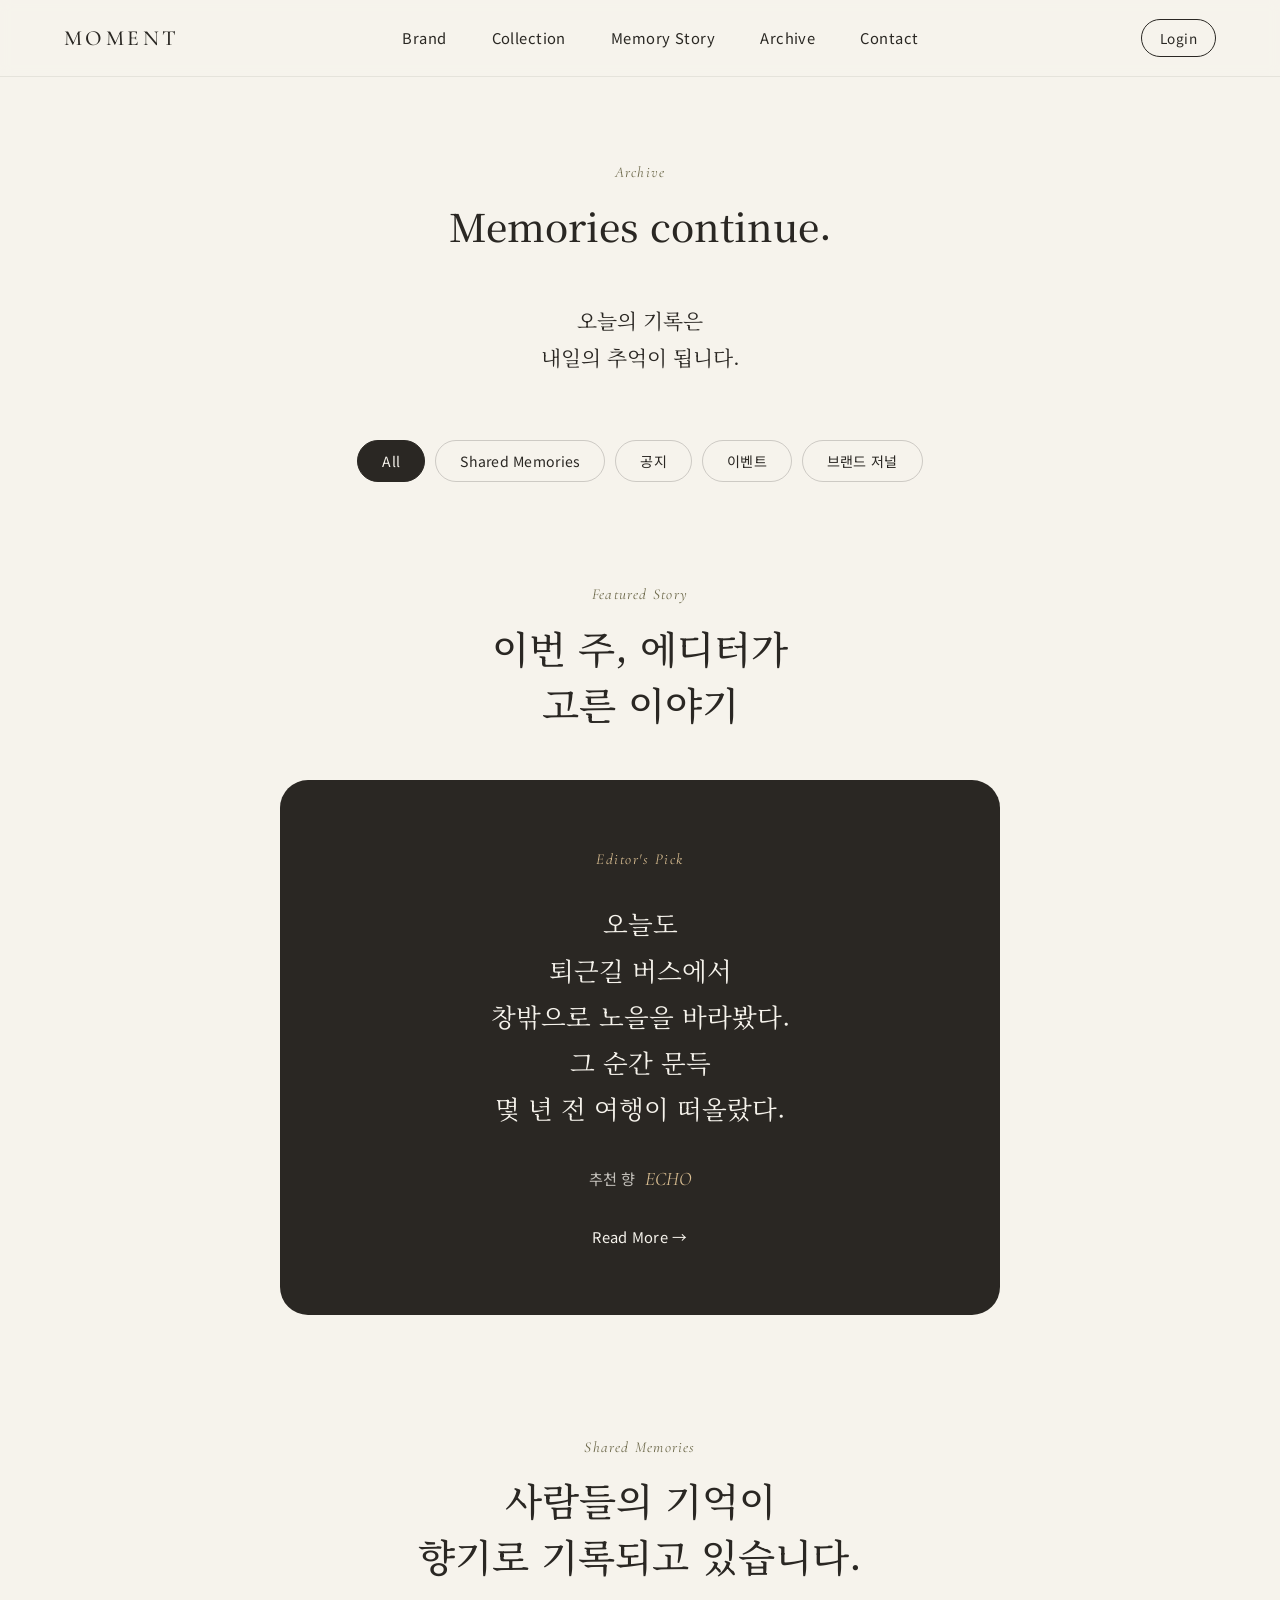
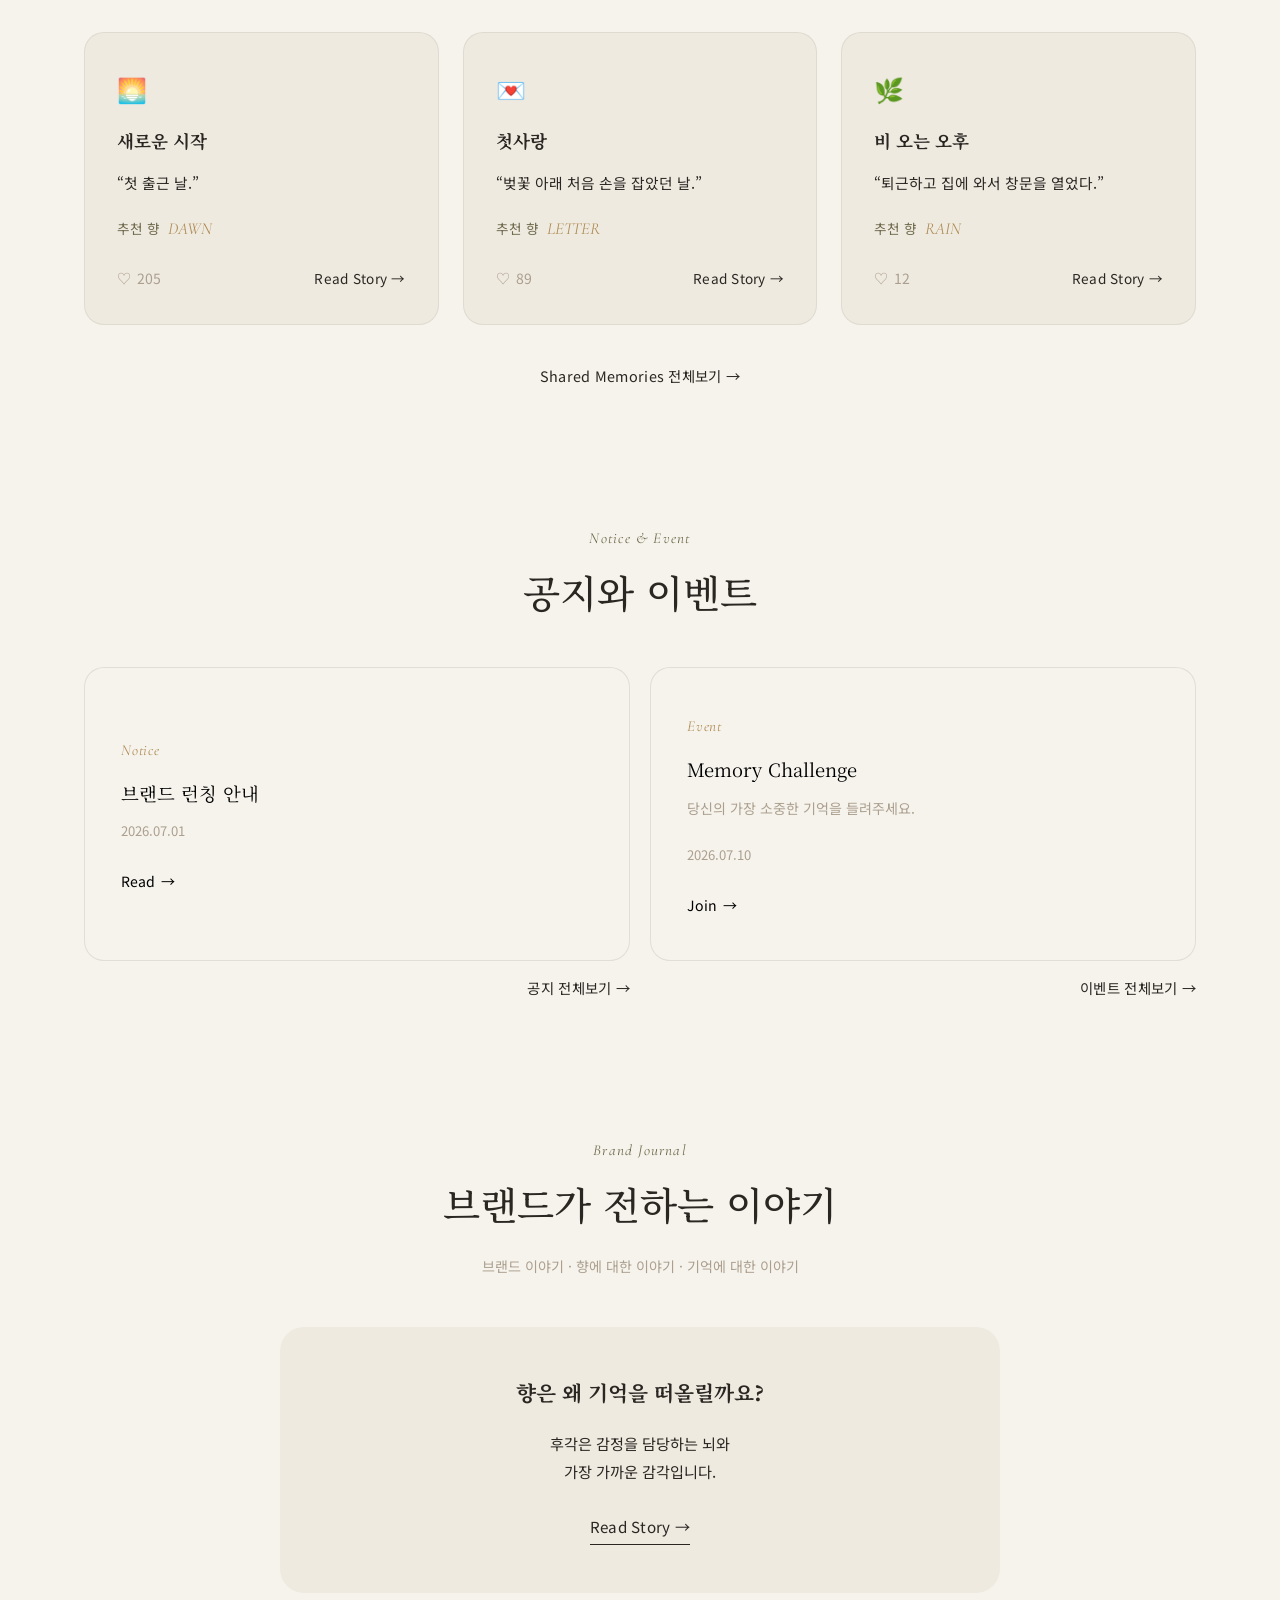
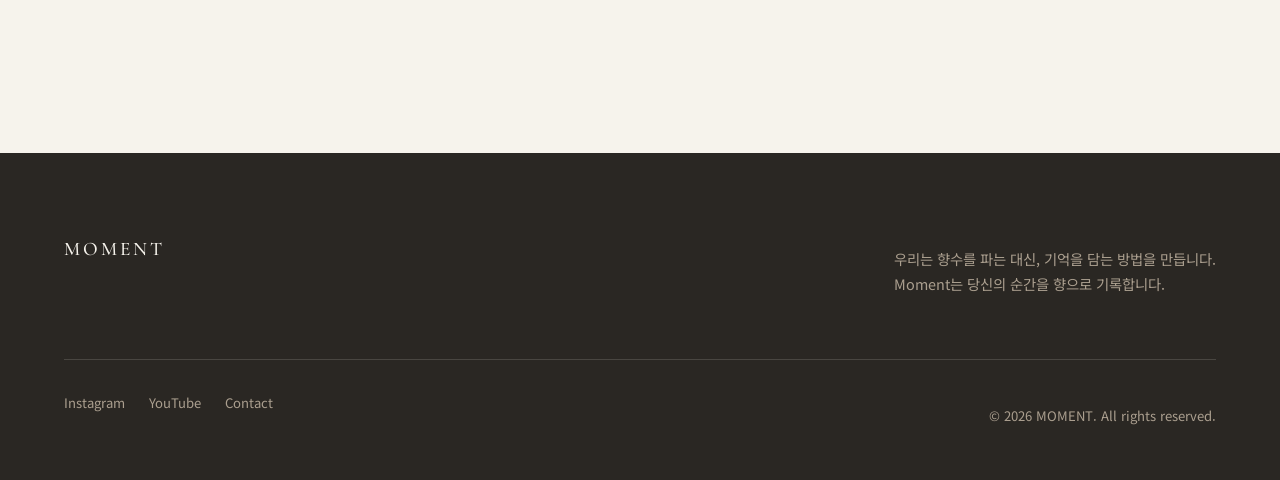
<file: archive.html>
<!doctype html>
<html lang="ko">
  <head>
    <meta charset="UTF-8" />
    <meta name="viewport" content="width=device-width, initial-scale=1.0" />
    <title>Archive | Moment | Memory Archive</title>
    <meta
      name="description"
      content="Moment Archive - 공지, 이벤트, 브랜드 저널, 그리고 사람들이 남긴 기억(Shared Memories)을 한 곳에서 만나보세요."
    />

    <!-- 구글 폰트 : 다른 페이지와 동일한 조합을 사용해 톤을 통일합니다 -->
    <link rel="preconnect" href="https://fonts.googleapis.com" />
    <link rel="preconnect" href="https://fonts.gstatic.com" crossorigin />
    <link
      href="https://fonts.googleapis.com/css2?family=Cormorant+Garamond:ital,wght@0,300;0,400;0,500;1,400&family=Noto+Sans+KR:wght@300;400;500;700&family=Noto+Serif+KR:wght@400;500;600&display=swap"
      rel="stylesheet"
    />

    <!-- 스타일시트 연결 : 공통 스타일(style.css) + 이 페이지 전용 스타일(archive.css) -->
    <link rel="stylesheet" href="css/style.css" />
    <link rel="stylesheet" href="css/archive.css" />
  </head>
  <body data-auth="guest">
    <!-- ============================================================
         HEADER / NAV : 모든 페이지 공통 (index.html과 동일 마크업)
         이 페이지는 히어로 영상/이미지가 없으므로 collection.html처럼
         처음부터 is-scrolled 상태(아이보리 배경 + 어두운 글자)로 고정합니다.
         ============================================================ -->
    <header class="site-header is-scrolled" id="siteHeader">
      <div class="site-header__inner">
        <a href="index.html" class="logo" aria-label="Moment 홈으로 이동">MOMENT</a>

        <nav class="main-nav" aria-label="주요 메뉴">
          <ul class="main-nav__list">
            <li><a href="brand.html">Brand</a></li>
            <li><a href="collection.html">Collection</a></li>
            <li><a href="memory-story.html">Memory Story</a></li>
            <li><a href="archive.html" aria-current="page">Archive</a></li>
            <li><a href="contact.html">Contact</a></li>
          </ul>
        </nav>

        <div class="utility-nav">
          <a href="wishlist.html" class="icon-btn utility-nav__auth-only" aria-label="찜한 상품">
            <svg viewBox="0 0 24 24" width="20" height="20" fill="none" stroke="currentColor" stroke-width="1.5">
              <path d="M12 20s-7-4.35-9.5-8.8C.7 7.6 2 4 5.6 4c2 0 3.3 1 4.4 2.6C11.1 5 12.4 4 14.4 4 18 4 19.3 7.6 17.5 11.2 15 15.65 12 20 12 20Z" />
            </svg>
          </a>
          <a href="cart.html" class="icon-btn utility-nav__auth-only" aria-label="장바구니">
            <svg viewBox="0 0 24 24" width="20" height="20" fill="none" stroke="currentColor" stroke-width="1.5">
              <path d="M4 6h16l-1.5 10.5a2 2 0 0 1-2 1.5H7.5a2 2 0 0 1-2-1.5L4 6Z" />
              <path d="M8 6V5a4 4 0 1 1 8 0v1" />
            </svg>
          </a>
          <a href="mypage.html" class="icon-btn utility-nav__auth-only" aria-label="마이페이지">
            <svg viewBox="0 0 24 24" width="20" height="20" fill="none" stroke="currentColor" stroke-width="1.5">
              <circle cx="12" cy="8" r="3.4" />
              <path d="M4.5 20c1.2-4 4-6 7.5-6s6.3 2 7.5 6" />
            </svg>
          </a>
          <button type="button" class="text-btn" id="authToggleBtn">Login</button>
        </div>

        <button type="button" class="menu-toggle" id="menuToggle" aria-label="메뉴 열기" aria-expanded="false">
          <span></span><span></span><span></span>
        </button>
      </div>
    </header>

    <main>
      <!-- ============================================================
           SECTION 1 : ARCHIVE INTRO
           ============================================================ -->
      <section class="archive-intro">
        <p class="eyebrow center">Archive</p>
        <h1 class="section-title center">Memories continue.</h1>
        <p class="archive-intro__desc">
          오늘의 기록은<br />
          내일의 추억이 됩니다.
        </p>
      </section>

      <!-- ============================================================
           SECTION 2 : CATEGORY 탭
           -------------------------------------------------------------
           - 탭을 누르면 js/archive.js의 activateTab()이 섹션 표시 여부와
             각 섹션 안의 콘텐츠(더보기 범위/제목/페이지네이션)를 함께 갱신합니다.
           ============================================================ -->
      <nav class="category-tabs" id="categoryTabs" role="tablist" aria-label="Archive 카테고리">
        <button type="button" class="category-tab" data-tab="all" aria-pressed="true" role="tab">All</button>
        <button type="button" class="category-tab" data-tab="shared" aria-pressed="false" role="tab">
          Shared Memories
        </button>
        <button type="button" class="category-tab" data-tab="notice" aria-pressed="false" role="tab">공지</button>
        <button type="button" class="category-tab" data-tab="event" aria-pressed="false" role="tab">이벤트</button>
        <button type="button" class="category-tab" data-tab="journal" aria-pressed="false" role="tab">
          브랜드 저널
        </button>
      </nav>

      <!-- ============================================================
           SECTION 3 : FEATURED STORY (Editor's Pick)
           -------------------------------------------------------------
           - 매주 브랜드가 직접 고른 이야기 1개를 소개합니다.
           - "Read More"를 누르면 js/archive.js가 하단의 공용 모달(#storyModal)에
             전체 내용 + 추천 향 + 추천 이유를 채워 넣고 열어줍니다.
           ============================================================ -->
      <section class="featured-story archive-section" id="featuredStory" data-tab-groups="all shared">
        <p class="eyebrow center">Featured Story</p>
        <h2 class="section-title center">
          이번 주, 에디터가<br />
          고른 이야기
        </h2>

        <article class="featured-card">
          <p class="featured-card__badge">Editor's Pick</p>
          <p class="featured-card__quote">
            오늘도<br />
            퇴근길 버스에서<br />
            창밖으로 노을을 바라봤다.<br />
            그 순간 문득<br />
            몇 년 전 여행이 떠올랐다.
          </p>
          <p class="featured-card__scent">추천 향 <em>ECHO</em></p>
          <button type="button" class="link-underline featured-card__more" id="featuredReadMore">
            Read More <span class="arrow">→</span>
          </button>
        </article>
      </section>

      <!-- ============================================================
           SECTION 4 : SHARED MEMORIES
           -------------------------------------------------------------
           - 카드 목록은 js/archive.js가 렌더링합니다.
             1) 브랜드가 미리 준비한 샘플 이야기 3개(ARCHIVE_SEED_STORIES)
             2) memory-story.html의 "Share Your Memory" 폼을 통해 방문자가
                실제로 남긴 기억(localStorage: moment_shared_stories)
           - All 탭 : 좋아요(♥)가 가장 많은 순으로 3개만 노출 + 더보기 링크
           - Shared Memories 탭 : 전체 목록을 6개씩 페이지네이션으로 노출
           - 카드의 ♡ 좋아요는 클릭 시 즉시 반영되고 localStorage에 저장됩니다.
           - "Read Story →"를 누르면 공용 모달(#storyModal)이 열립니다.
           ============================================================ -->
      <section class="shared-memories archive-section" id="sharedMemories" data-tab-groups="all shared">
        <p class="eyebrow center">Shared Memories</p>
        <h2 class="section-title center">
          사람들의 기억이<br />
          향기로 기록되고 있습니다.
        </h2>

        <ul class="memory-grid" id="memoryGrid"></ul>

        <!-- All 탭에서만 노출되는 "전체보기" 링크 (Shared Memories 탭으로 이동) -->
        <p class="section-more" id="memoryMore">
          <button type="button" class="link-underline" data-goto-tab="shared">
            Shared Memories 전체보기 <span class="arrow">→</span>
          </button>
        </p>

        <!-- Shared Memories 탭에서 6개 초과 시에만 노출되는 페이지네이션 -->
        <nav class="pagination" id="memoryPagination" aria-label="Shared Memories 페이지" hidden></nav>
      </section>

      <!-- ============================================================
           SECTION 5 : NOTICE & EVENT
           -------------------------------------------------------------
           - 카드는 js/archive.js가 NOTICES / EVENTS 데이터로 렌더링합니다.
           - All 탭 : 최신 공지 1개 + 최신 이벤트 1개 + 더보기 링크
           - 공지 탭 : 제목이 "공지"로 바뀌고 공지 전체 목록만 노출
           - 이벤트 탭 : 제목이 "이벤트"로 바뀌고 이벤트 전체 목록만 노출
           - 카드를 누르면 링크 이동 대신 상세 모달(#infoModal)이 열립니다.
           ============================================================ -->
      <section class="notice-event archive-section" id="noticeEventSection" data-tab-groups="all notice event">
        <p class="eyebrow center">Notice &amp; Event</p>
        <h2 class="section-title center" id="noticeEventTitle">공지와 이벤트</h2>

        <ul class="notice-event__grid" id="noticeEventGrid"></ul>

        <!-- All 탭에서만 노출되는 "전체보기" 링크
             공지(왼쪽) / 이벤트(오른쪽)가 나란히 붙어 헷갈리지 않도록
             section-more--split modifier로 양쪽 끝에 떨어뜨려 배치합니다. -->
        <p class="section-more section-more--split" id="noticeEventMore">
          <button type="button" class="link-underline" data-goto-tab="notice">
            공지 전체보기 <span class="arrow">→</span>
          </button>
          <button type="button" class="link-underline" data-goto-tab="event">
            이벤트 전체보기 <span class="arrow">→</span>
          </button>
        </p>
      </section>

      <!-- ============================================================
           SECTION 6 : BRAND JOURNAL
           -------------------------------------------------------------
           - 브랜드 이야기 / 향에 대한 이야기 / 기억에 대한 이야기,
             세 가지 주제를 다루는 브랜드 콘텐츠 영역입니다.
           ============================================================ -->
      <section class="journal archive-section" id="journalSection" data-tab-groups="all journal">
        <p class="eyebrow center">Brand Journal</p>
        <h2 class="section-title center">브랜드가 전하는 이야기</h2>
        <p class="journal__topics">브랜드 이야기 · 향에 대한 이야기 · 기억에 대한 이야기</p>

        <article class="journal-card">
          <h3 class="journal-card__title">향은 왜 기억을 떠올릴까요?</h3>
          <p class="journal-card__desc">
            후각은 감정을 담당하는 뇌와<br />
            가장 가까운 감각입니다.
          </p>
          <a href="brand.html" class="link-underline">Read Story <span class="arrow">→</span></a>
        </article>
      </section>

      <!-- 필터 결과가 하나도 없을 때(현재 탭 로직상 발생하지 않지만, 확장 대비 안전장치) -->
      <p class="archive-empty" id="archiveEmpty" hidden>해당 카테고리에는 아직 게시물이 없어요.</p>
    </main>

    <!-- ============================================================
         STORY DETAIL 모달 (Featured Story / Shared Memories 공용)
         ============================================================ -->
    <div class="modal-overlay" id="storyModal" hidden>
      <div class="modal story-modal" role="dialog" aria-modal="true" aria-labelledby="storyModalTitle">
        <button type="button" class="story-modal__close" id="storyModalClose" aria-label="닫기">✕</button>

        <p class="story-modal__tag" id="storyModalTag"></p>
        <h2 class="story-modal__title" id="storyModalTitle"></h2>
        <time class="story-modal__date" id="storyModalDate"></time>

        <div class="story-modal__body" id="storyModalBody"></div>

        <div class="story-modal__recommend">
          <p class="story-modal__recommend-label">추천 향</p>
          <p class="story-modal__scent" id="storyModalScent"></p>
          <p class="story-modal__reason" id="storyModalReason"></p>
        </div>

        <div class="story-modal__actions">
          <a href="collection.html" class="btn btn--dark" id="storyModalCollectionLink">View Collection</a>
        </div>
      </div>
    </div>

    <!-- ============================================================
         INFO 모달 (공지 / 이벤트 공용)
         -------------------------------------------------------------
         - Notice & Event 카드를 클릭하면 js/archive.js가 이 모달에
           내용을 채우고 엽니다. story-modal과 같은 시각 언어를 재사용합니다.
         ============================================================ -->
    <div class="modal-overlay" id="infoModal" hidden>
      <div class="modal story-modal" role="dialog" aria-modal="true" aria-labelledby="infoModalTitle">
        <button type="button" class="story-modal__close" id="infoModalClose" aria-label="닫기">✕</button>

        <p class="story-modal__tag" id="infoModalTag"></p>
        <h2 class="story-modal__title" id="infoModalTitle"></h2>
        <time class="story-modal__date" id="infoModalDate"></time>

        <div class="story-modal__body" id="infoModalBody"></div>

        <div class="story-modal__actions">
          <a href="#" class="btn btn--dark" id="infoModalCta" hidden></a>
        </div>
      </div>
    </div>

    <!-- ============================================================
         로그인 필요 안내 모달 (공용, js/main.js가 제어)
         ============================================================ -->
    <div class="modal-overlay" id="authRequiredModal" hidden>
      <div class="modal" role="dialog" aria-modal="true" aria-labelledby="authRequiredTitle">
        <p class="modal__icon" aria-hidden="true">🔒</p>
        <h2 class="modal__title" id="authRequiredTitle">로그인이 필요해요</h2>
        <p class="modal__desc" id="authRequiredDesc">이 기능은 로그인 후 이용하실 수 있습니다.</p>
        <div class="modal__buttons">
          <button type="button" class="btn btn--outline" id="authRequiredClose">닫기</button>
          <a href="login.html" class="btn btn--dark">로그인하기</a>
        </div>
      </div>
    </div>

    <!-- ============================================================
         FOOTER : 모든 페이지 공통 (index.html과 동일 마크업)
         ============================================================ -->
    <footer class="site-footer">
      <div class="site-footer__top">
        <span class="logo logo--footer">MOMENT</span>
        <p class="site-footer__philosophy">
          우리는 향수를 파는 대신, 기억을 담는 방법을 만듭니다.<br />
          Moment는 당신의 순간을 향으로 기록합니다.
        </p>
      </div>

      <div class="site-footer__bottom">
        <nav class="site-footer__social" aria-label="소셜 미디어 및 연락처">
          <a href="#" target="_blank" rel="noopener">Instagram</a>
          <a href="#" target="_blank" rel="noopener">YouTube</a>
          <a href="contact.html">Contact</a>
        </nav>
        <p class="site-footer__copyright">© 2026 MOMENT. All rights reserved.</p>
      </div>
    </footer>

    <!-- 스크립트 연결 : 데이터 → 저장소 → 공통 기능 → 이 페이지 전용 기능 순서로 로드 -->
    <script src="js/data/perfumes-data.js"></script>
    <script src="js/store.js"></script>
    <script src="js/main.js"></script>
    <script src="js/archive.js"></script>
  </body>
</html>
</file>
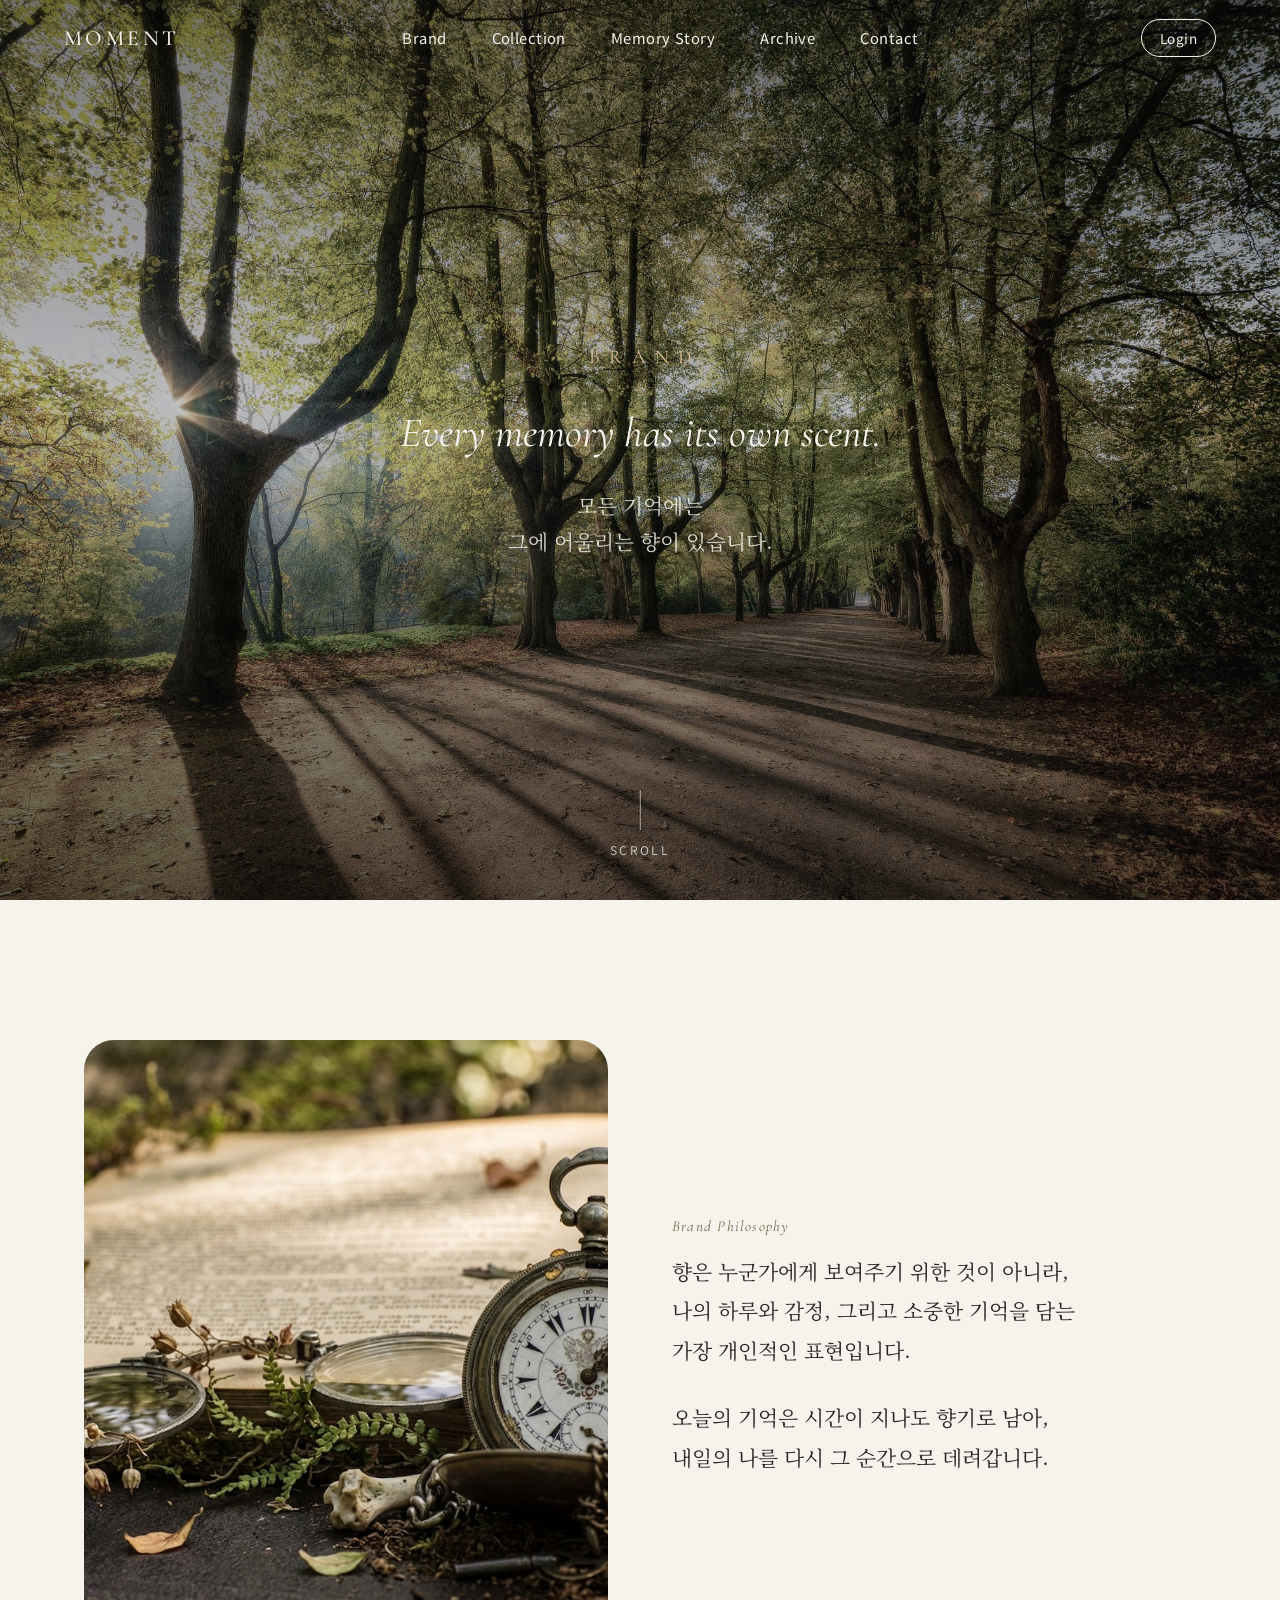
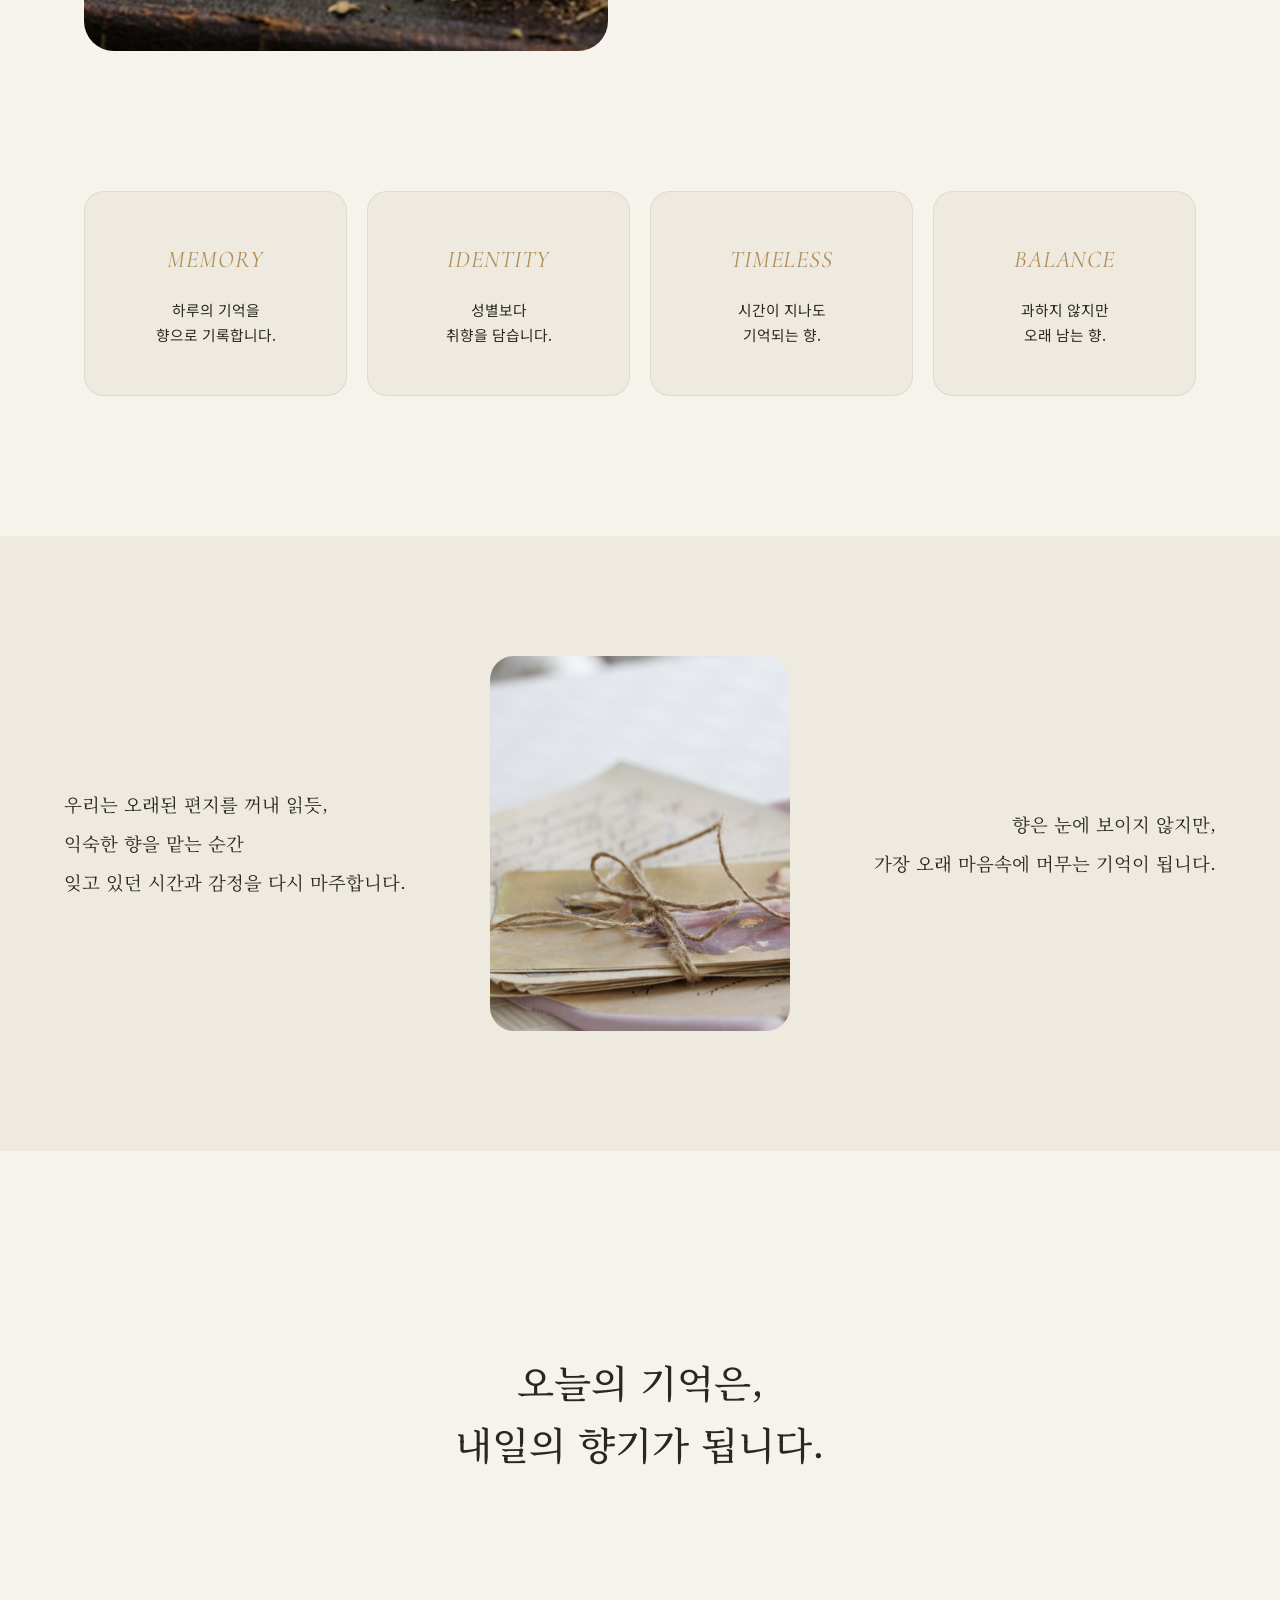
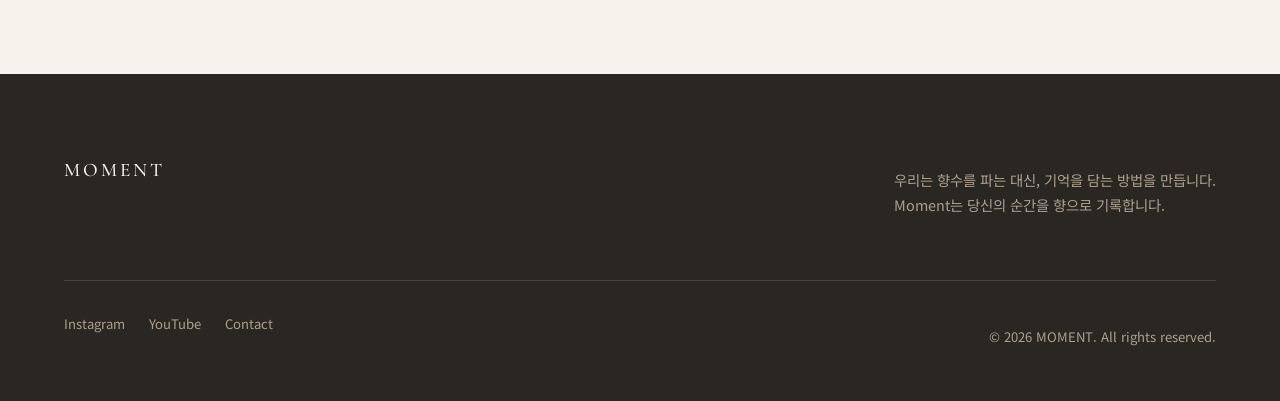
<file: brand.html>
<!doctype html>
<html lang="ko">
  <head>
    <meta charset="UTF-8" />
    <meta name="viewport" content="width=device-width, initial-scale=1.0" />
    <title>Brand | Moment | Memory Archive</title>
    <meta
      name="description"
      content="Moment의 브랜드 철학 - 향은 보여주기 위한 것이 아니라, 나의 하루와 감정, 그리고 소중한 기억을 담는 가장 개인적인 표현입니다."
    />

    <!-- 구글 폰트 : 홈과 동일한 조합을 사용해 페이지 간 톤을 통일합니다 -->
    <link rel="preconnect" href="https://fonts.googleapis.com" />
    <link rel="preconnect" href="https://fonts.gstatic.com" crossorigin />
    <link
      href="https://fonts.googleapis.com/css2?family=Cormorant+Garamond:ital,wght@0,300;0,400;0,500;1,400&family=Noto+Sans+KR:wght@300;400;500;700&family=Noto+Serif+KR:wght@400;500;600&display=swap"
      rel="stylesheet"
    />

    <!-- 스타일시트 연결 : 공통 스타일(style.css) + 이 페이지 전용 스타일(brand.css) -->
    <link rel="stylesheet" href="css/style.css" />
    <link rel="stylesheet" href="css/brand.css" />
  </head>
  <body data-auth="guest">
    <!-- ============================================================
       HEADER / NAV : 모든 페이지 공통 (index.html과 동일 마크업)
       ============================================================ -->
    <header class="site-header" id="siteHeader">
      <div class="site-header__inner">
        <a href="index.html" class="logo" aria-label="Moment 홈으로 이동"
          >MOMENT</a
        >

        <nav class="main-nav" aria-label="주요 메뉴">
          <ul class="main-nav__list">
            <li><a href="brand.html" aria-current="page">Brand</a></li>
            <li><a href="collection.html">Collection</a></li>
            <li><a href="memory-story.html">Memory Story</a></li>
            <li><a href="archive.html">Archive</a></li>
            <li><a href="contact.html">Contact</a></li>
          </ul>
        </nav>

        <div class="utility-nav">
          <a
            href="wishlist.html"
            class="icon-btn utility-nav__auth-only"
            aria-label="찜한 상품"
          >
            <svg
              viewBox="0 0 24 24"
              width="20"
              height="20"
              fill="none"
              stroke="currentColor"
              stroke-width="1.5"
            >
              <path
                d="M12 20s-7-4.35-9.5-8.8C.7 7.6 2 4 5.6 4c2 0 3.3 1 4.4 2.6C11.1 5 12.4 4 14.4 4 18 4 19.3 7.6 17.5 11.2 15 15.65 12 20 12 20Z"
              />
            </svg>
          </a>
          <a
            href="cart.html"
            class="icon-btn utility-nav__auth-only"
            aria-label="장바구니"
          >
            <svg
              viewBox="0 0 24 24"
              width="20"
              height="20"
              fill="none"
              stroke="currentColor"
              stroke-width="1.5"
            >
              <path
                d="M4 6h16l-1.5 10.5a2 2 0 0 1-2 1.5H7.5a2 2 0 0 1-2-1.5L4 6Z"
              />
              <path d="M8 6V5a4 4 0 1 1 8 0v1" />
            </svg>
          </a>
          <a
            href="mypage.html"
            class="icon-btn utility-nav__auth-only"
            aria-label="마이페이지"
          >
            <svg
              viewBox="0 0 24 24"
              width="20"
              height="20"
              fill="none"
              stroke="currentColor"
              stroke-width="1.5"
            >
              <circle cx="12" cy="8" r="3.4" />
              <path d="M4.5 20c1.2-4 4-6 7.5-6s6.3 2 7.5 6" />
            </svg>
          </a>
          <button type="button" class="text-btn" id="authToggleBtn">
            Login
          </button>
        </div>

        <button
          type="button"
          class="menu-toggle"
          id="menuToggle"
          aria-label="메뉴 열기"
          aria-expanded="false"
        >
          <span></span><span></span><span></span>
        </button>
      </div>
    </header>

    <main>
      <!-- ============================================================
         SECTION 1 : HERO
         배경 이미지 위에 브랜드명과 두 줄의 카피를 겹쳐 보여줍니다.
         id="hero"는 main.js의 헤더 스크롤 감지 로직이 그대로 재사용되도록
         홈 화면과 동일하게 맞춘 값입니다.
         ============================================================ -->
      <section class="brand-hero" id="hero">
        <div class="brand-hero__bg" aria-hidden="true"></div>
        <div class="brand-hero__scrim" aria-hidden="true"></div>

        <div class="brand-hero__content">
          <p class="brand-hero__label">BRAND</p>
          <p class="brand-hero__quote-en">Every memory has its own scent.</p>
          <p class="brand-hero__quote-kr">
            모든 기억에는<br />
            그에 어울리는 향이 있습니다.
          </p>
        </div>

        <!-- 스크롤 유도 -->
        <div class="brand-hero__scroll-cue" aria-hidden="true">
          <span class="brand-hero__scroll-line"></span>
          <span class="brand-hero__scroll-text">Scroll</span>
        </div>
      </section>

      <!-- ============================================================
         SECTION 2 : BRAND PHILOSOPHY
         왼쪽 이미지 + 오른쪽 텍스트의 2단 구성
         ============================================================ -->
      <section class="philosophy">
        <div class="philosophy__media reveal-up">
          <img
            src="images/brand/philosophy-watch.png"
            alt="오래된 책과 회중시계, 돋보기가 놓인 정물 사진"
            loading="lazy"
          />
        </div>
        <div class="philosophy__text reveal-up">
          <p class="eyebrow">Brand Philosophy</p>
          <p class="philosophy__paragraph">
            향은 누군가에게 보여주기 위한 것이 아니라,<br />
            나의 하루와 감정, 그리고 소중한 기억을 담는<br />
            가장 개인적인 표현입니다.
          </p>
          <p class="philosophy__paragraph">
            오늘의 기억은 시간이 지나도 향기로 남아,<br />
            내일의 나를 다시 그 순간으로 데려갑니다.
          </p>
        </div>
      </section>

      <!-- ============================================================
         SECTION 3 : OUR VALUES
         마우스를 올리면(hover) / 키보드로 포커스하면 카드가 살짝 확대됩니다.
         ============================================================ -->
      <section class="values">
        <h2 class="sr-only">Our Values</h2>
        <ul class="values-grid">
          <li class="value-card reveal-up">
            <span class="value-card__name">MEMORY</span>
            <p class="value-card__desc">
              하루의 기억을<br />
              향으로 기록합니다.
            </p>
          </li>
          <li class="value-card reveal-up">
            <span class="value-card__name">IDENTITY</span>
            <p class="value-card__desc">
              성별보다<br />
              취향을 담습니다.
            </p>
          </li>
          <li class="value-card reveal-up">
            <span class="value-card__name">TIMELESS</span>
            <p class="value-card__desc">
              시간이 지나도<br />
              기억되는 향.
            </p>
          </li>
          <li class="value-card reveal-up">
            <span class="value-card__name">BALANCE</span>
            <p class="value-card__desc">
              과하지 않지만<br />
              오래 남는 향.
            </p>
          </li>
        </ul>
      </section>

      <!-- ============================================================
         SECTION 4 : THE ESSENCE OF MEMORY
         -------------------------------------------------------------
         - 왼쪽 텍스트 / 이미지 / 오른쪽 텍스트가 나란히 놓이는 3단 구성입니다.
         - 배경은 화면 전체 너비로 채우고(.essence), 실제 콘텐츠는
           다른 섹션과 동일한 최대 너비로 가운데 정렬(.essence__inner)합니다.
         - 이미지는 애니메이션 없이 항상 고정된 크기로 노출됩니다(reveal-up 미적용).
         - 문장(.essence__line)에만 ".reveal-up"을 적용해, 왼쪽/오른쪽 같은 줄
           번째끼리 동시에 한 줄씩 나타나도록 css/brand.css에서 딜레이를 맞췄습니다.
         ============================================================ -->
      <section class="essence">
        <div class="essence__inner">
          <div class="essence__grid">
            <div class="essence__text essence__text--left">
              <p class="essence__line reveal-up">
                우리는 오래된 편지를 꺼내 읽듯,
              </p>
              <p class="essence__line reveal-up">익숙한 향을 맡는 순간</p>
              <p class="essence__line reveal-up">
                잊고 있던 시간과 감정을 다시 마주합니다.
              </p>
            </div>

            <div class="essence__media">
              <img
                src="images/brand/essence-letters.jpg"
                alt="끈으로 묶인 오래된 편지 다발"
                loading="lazy"
              />
            </div>

            <div class="essence__text essence__text--right">
              <p class="essence__line reveal-up">향은 눈에 보이지 않지만,</p>
              <p class="essence__line reveal-up">
                가장 오래 마음속에 머무는 기억이 됩니다.
              </p>
            </div>
          </div>
        </div>
      </section>

      <!-- ============================================================
         SECTION 5 : CLOSING MESSAGE
         ============================================================ -->
      <section class="closing">
        <p class="closing__text reveal-up">
          오늘의 기억은,<br />
          내일의 향기가 됩니다.
        </p>
      </section>
    </main>

    <!-- ============================================================
       FOOTER : 모든 페이지 공통 (index.html과 동일 마크업)
       ============================================================ -->
    <footer class="site-footer">
      <div class="site-footer__top">
        <span class="logo logo--footer">MOMENT</span>
        <p class="site-footer__philosophy">
          우리는 향수를 파는 대신, 기억을 담는 방법을 만듭니다.<br />
          Moment는 당신의 순간을 향으로 기록합니다.
        </p>
      </div>

      <div class="site-footer__bottom">
        <nav class="site-footer__social" aria-label="소셜 미디어 및 연락처">
          <a href="#" target="_blank" rel="noopener">Instagram</a>
          <a href="#" target="_blank" rel="noopener">YouTube</a>
          <a href="contact.html">Contact</a>
        </nav>
        <p class="site-footer__copyright">
          © 2026 MOMENT. All rights reserved.
        </p>
      </div>
    </footer>

    <!-- 스크립트 연결 : 공통 기능(main.js) + 이 페이지 전용 기능(brand.js) -->
    <script src="js/store.js"></script>
    <script src="js/main.js"></script>
    <script src="js/brand.js"></script>
  </body>
</html>
</file>
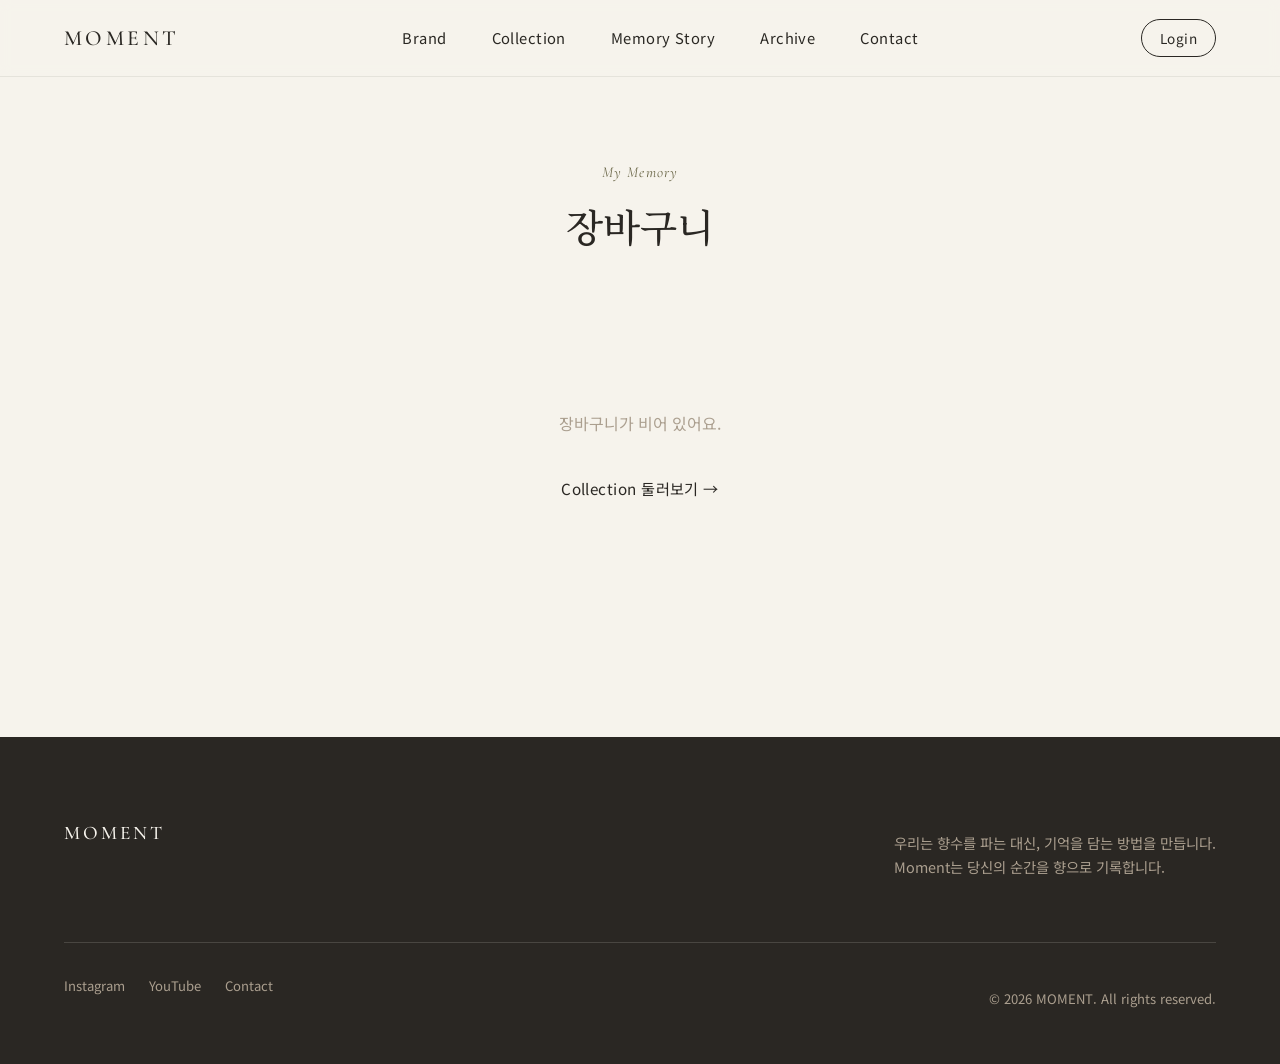
<file: cart.html>
<!doctype html>
<html lang="ko">
  <head>
    <meta charset="UTF-8" />
    <meta name="viewport" content="width=device-width, initial-scale=1.0" />
    <title>Cart | Moment | Memory Archive</title>
    <meta name="description" content="장바구니에 담은 향수 목록" />

    <link rel="preconnect" href="https://fonts.googleapis.com" />
    <link rel="preconnect" href="https://fonts.gstatic.com" crossorigin />
    <link
      href="https://fonts.googleapis.com/css2?family=Cormorant+Garamond:ital,wght@0,300;0,400;0,500;1,400&family=Noto+Sans+KR:wght@300;400;500;700&family=Noto+Serif+KR:wght@400;500;600&display=swap"
      rel="stylesheet"
    />

    <link rel="stylesheet" href="css/style.css" />
    <link rel="stylesheet" href="css/account-lists.css" />
  </head>
  <body data-auth="member">
    <header class="site-header is-scrolled" id="siteHeader">
      <div class="site-header__inner">
        <a href="index.html" class="logo" aria-label="Moment 홈으로 이동">MOMENT</a>
        <nav class="main-nav" aria-label="주요 메뉴">
          <ul class="main-nav__list">
            <li><a href="brand.html">Brand</a></li>
            <li><a href="collection.html">Collection</a></li>
            <li><a href="memory-story.html">Memory Story</a></li>
            <li><a href="archive.html">Archive</a></li>
            <li><a href="contact.html">Contact</a></li>
          </ul>
        </nav>
        <div class="utility-nav">
          <a href="wishlist.html" class="icon-btn utility-nav__auth-only" aria-label="찜한 상품">
            <svg viewBox="0 0 24 24" width="20" height="20" fill="none" stroke="currentColor" stroke-width="1.5">
              <path d="M12 20s-7-4.35-9.5-8.8C.7 7.6 2 4 5.6 4c2 0 3.3 1 4.4 2.6C11.1 5 12.4 4 14.4 4 18 4 19.3 7.6 17.5 11.2 15 15.65 12 20 12 20Z" />
            </svg>
          </a>
          <a href="cart.html" class="icon-btn utility-nav__auth-only" aria-label="장바구니" aria-current="page">
            <svg viewBox="0 0 24 24" width="20" height="20" fill="none" stroke="currentColor" stroke-width="1.5">
              <path d="M4 6h16l-1.5 10.5a2 2 0 0 1-2 1.5H7.5a2 2 0 0 1-2-1.5L4 6Z" />
              <path d="M8 6V5a4 4 0 1 1 8 0v1" />
            </svg>
          </a>
          <a href="mypage.html" class="icon-btn utility-nav__auth-only" aria-label="마이페이지">
            <svg viewBox="0 0 24 24" width="20" height="20" fill="none" stroke="currentColor" stroke-width="1.5">
              <circle cx="12" cy="8" r="3.4" />
              <path d="M4.5 20c1.2-4 4-6 7.5-6s6.3 2 7.5 6" />
            </svg>
          </a>
          <button type="button" class="text-btn" id="authToggleBtn">Login</button>
        </div>
        <button type="button" class="menu-toggle" id="menuToggle" aria-label="메뉴 열기" aria-expanded="false">
          <span></span><span></span><span></span>
        </button>
      </div>
    </header>

    <main>
      <section class="account-list">
        <p class="eyebrow center">My Memory</p>
        <h1 class="section-title center">장바구니</h1>

        <ul class="cart-list" id="cartList"></ul>

        <div class="account-list__empty" id="cartEmpty" hidden>
          <p class="account-list__empty-text">장바구니가 비어 있어요.</p>
          <a href="collection.html" class="btn btn--outline">Collection 둘러보기 →</a>
        </div>

        <div class="cart-summary" id="cartSummary" hidden>
          <p class="cart-summary__row">
            <span>총 수량</span>
            <span id="cartTotalCount">0개</span>
          </p>
          <p class="cart-summary__row cart-summary__row--total">
            <span>총 결제 금액</span>
            <span id="cartTotalPrice">₩0</span>
          </p>
          <button type="button" class="btn btn--dark cart-summary__checkout" id="checkoutBtn">Checkout</button>
        </div>
      </section>
    </main>

    <footer class="site-footer">
      <div class="site-footer__top">
        <span class="logo logo--footer">MOMENT</span>
        <p class="site-footer__philosophy">
          우리는 향수를 파는 대신, 기억을 담는 방법을 만듭니다.<br />
          Moment는 당신의 순간을 향으로 기록합니다.
        </p>
      </div>
      <div class="site-footer__bottom">
        <nav class="site-footer__social" aria-label="소셜 미디어 및 연락처">
          <a href="#" target="_blank" rel="noopener">Instagram</a>
          <a href="#" target="_blank" rel="noopener">YouTube</a>
          <a href="contact.html">Contact</a>
        </nav>
        <p class="site-footer__copyright">© 2026 MOMENT. All rights reserved.</p>
      </div>
    </footer>

    <script src="js/data/perfumes-data.js"></script>
    <script src="js/store.js"></script>
    <script src="js/render-helpers.js"></script>
    <script src="js/main.js"></script>
    <script src="js/cart.js"></script>
  </body>
</html>
</file>
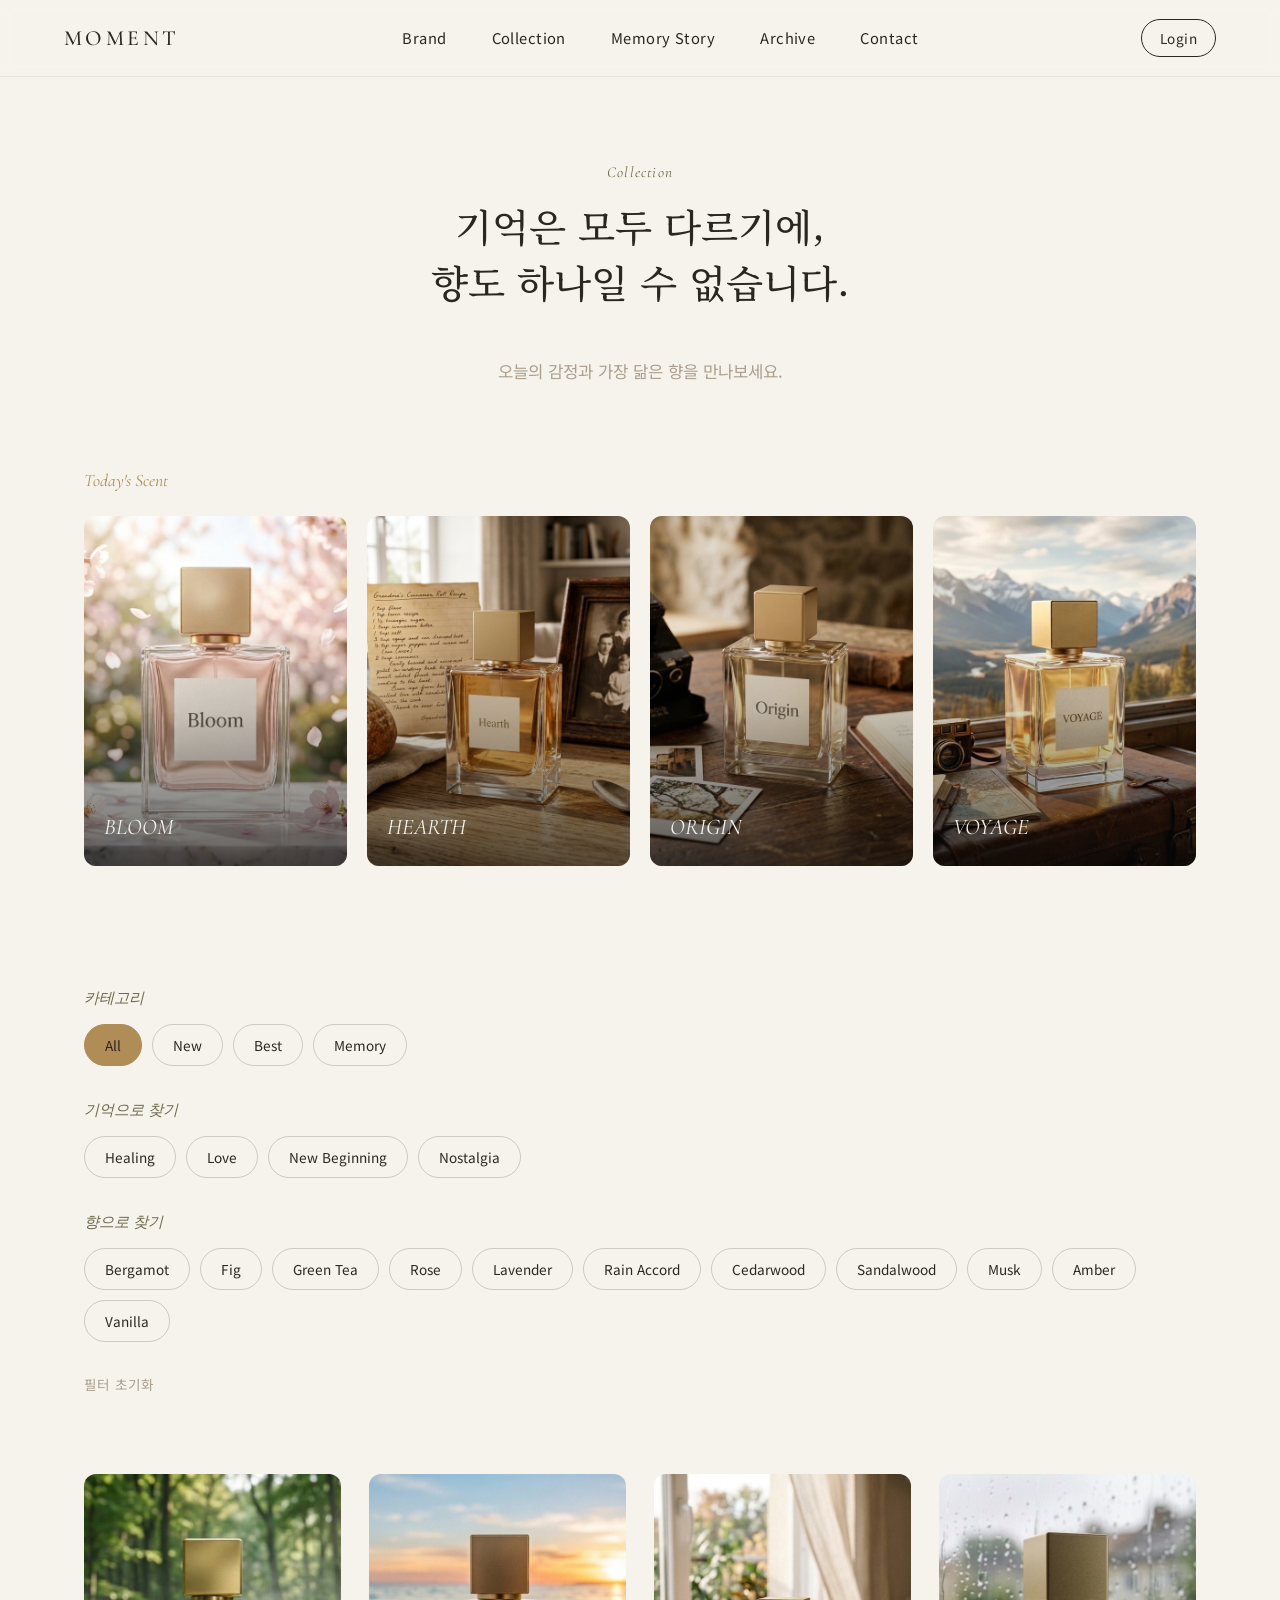
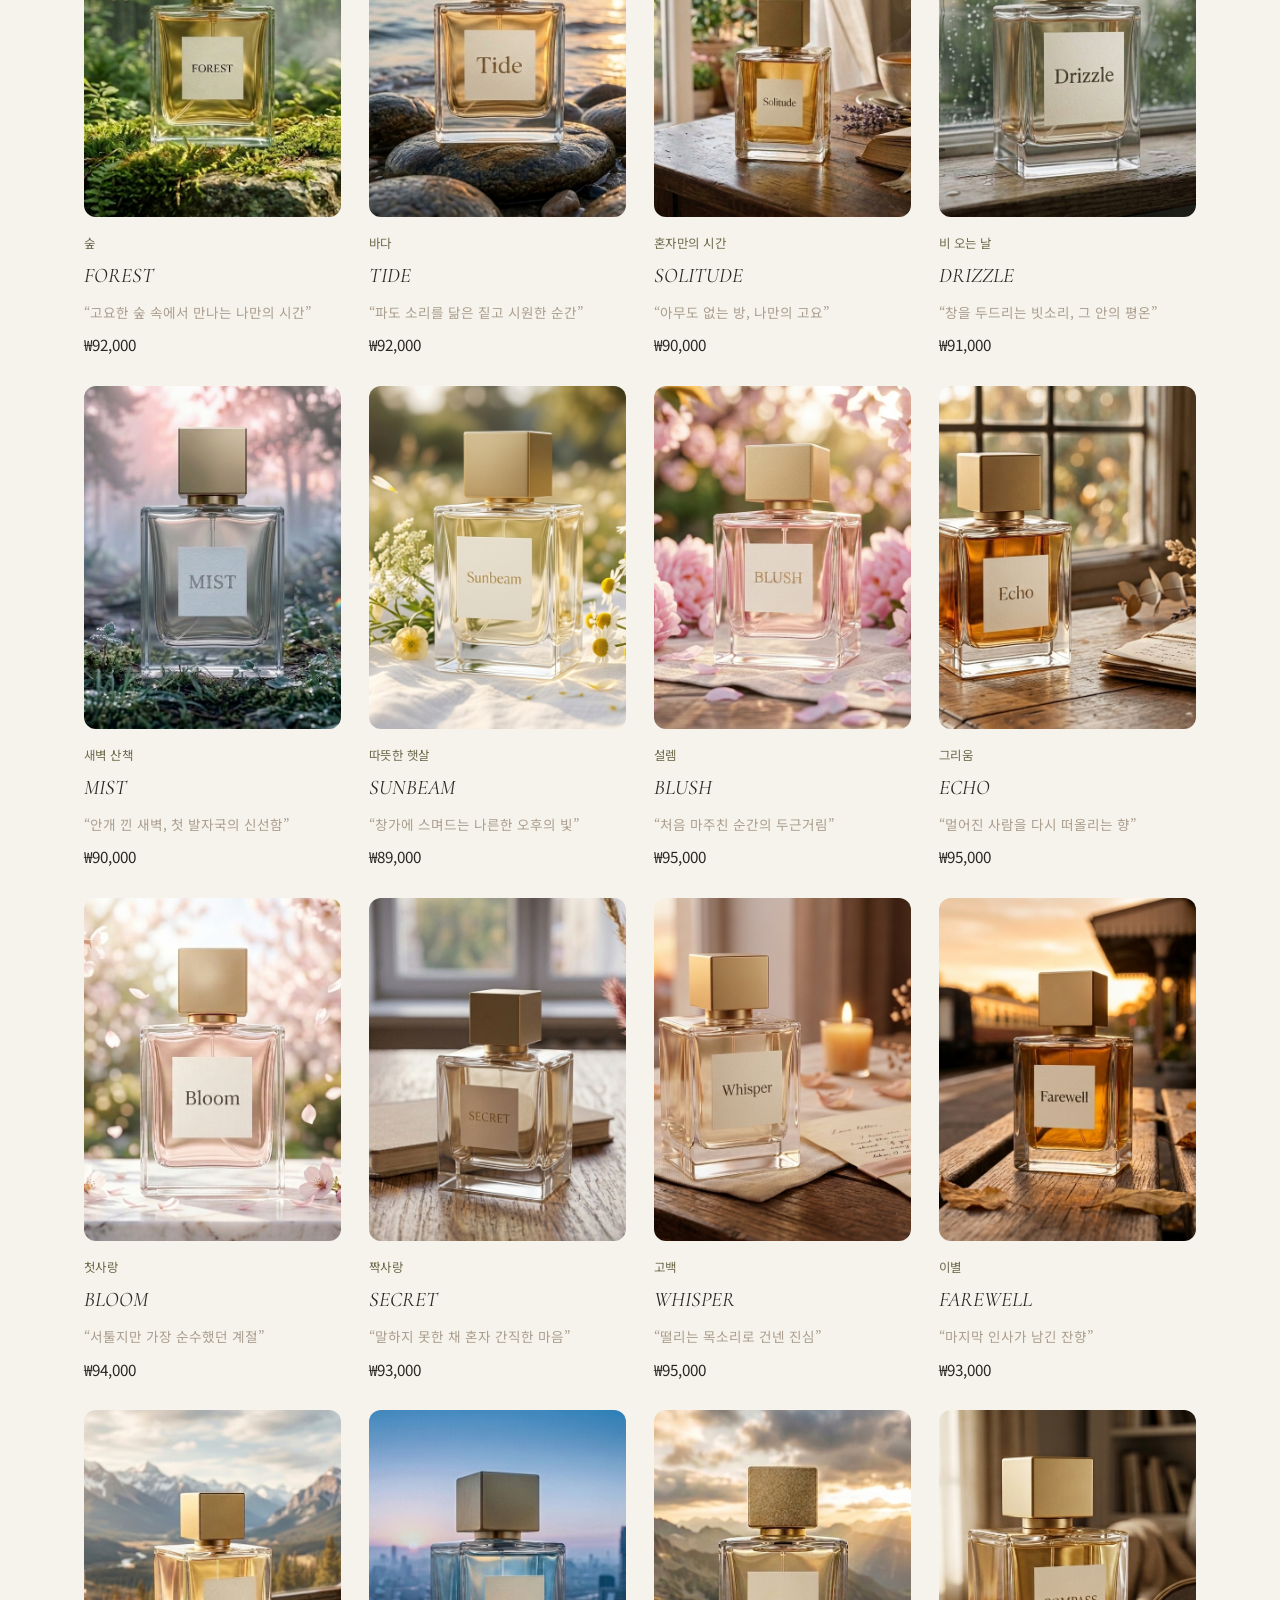
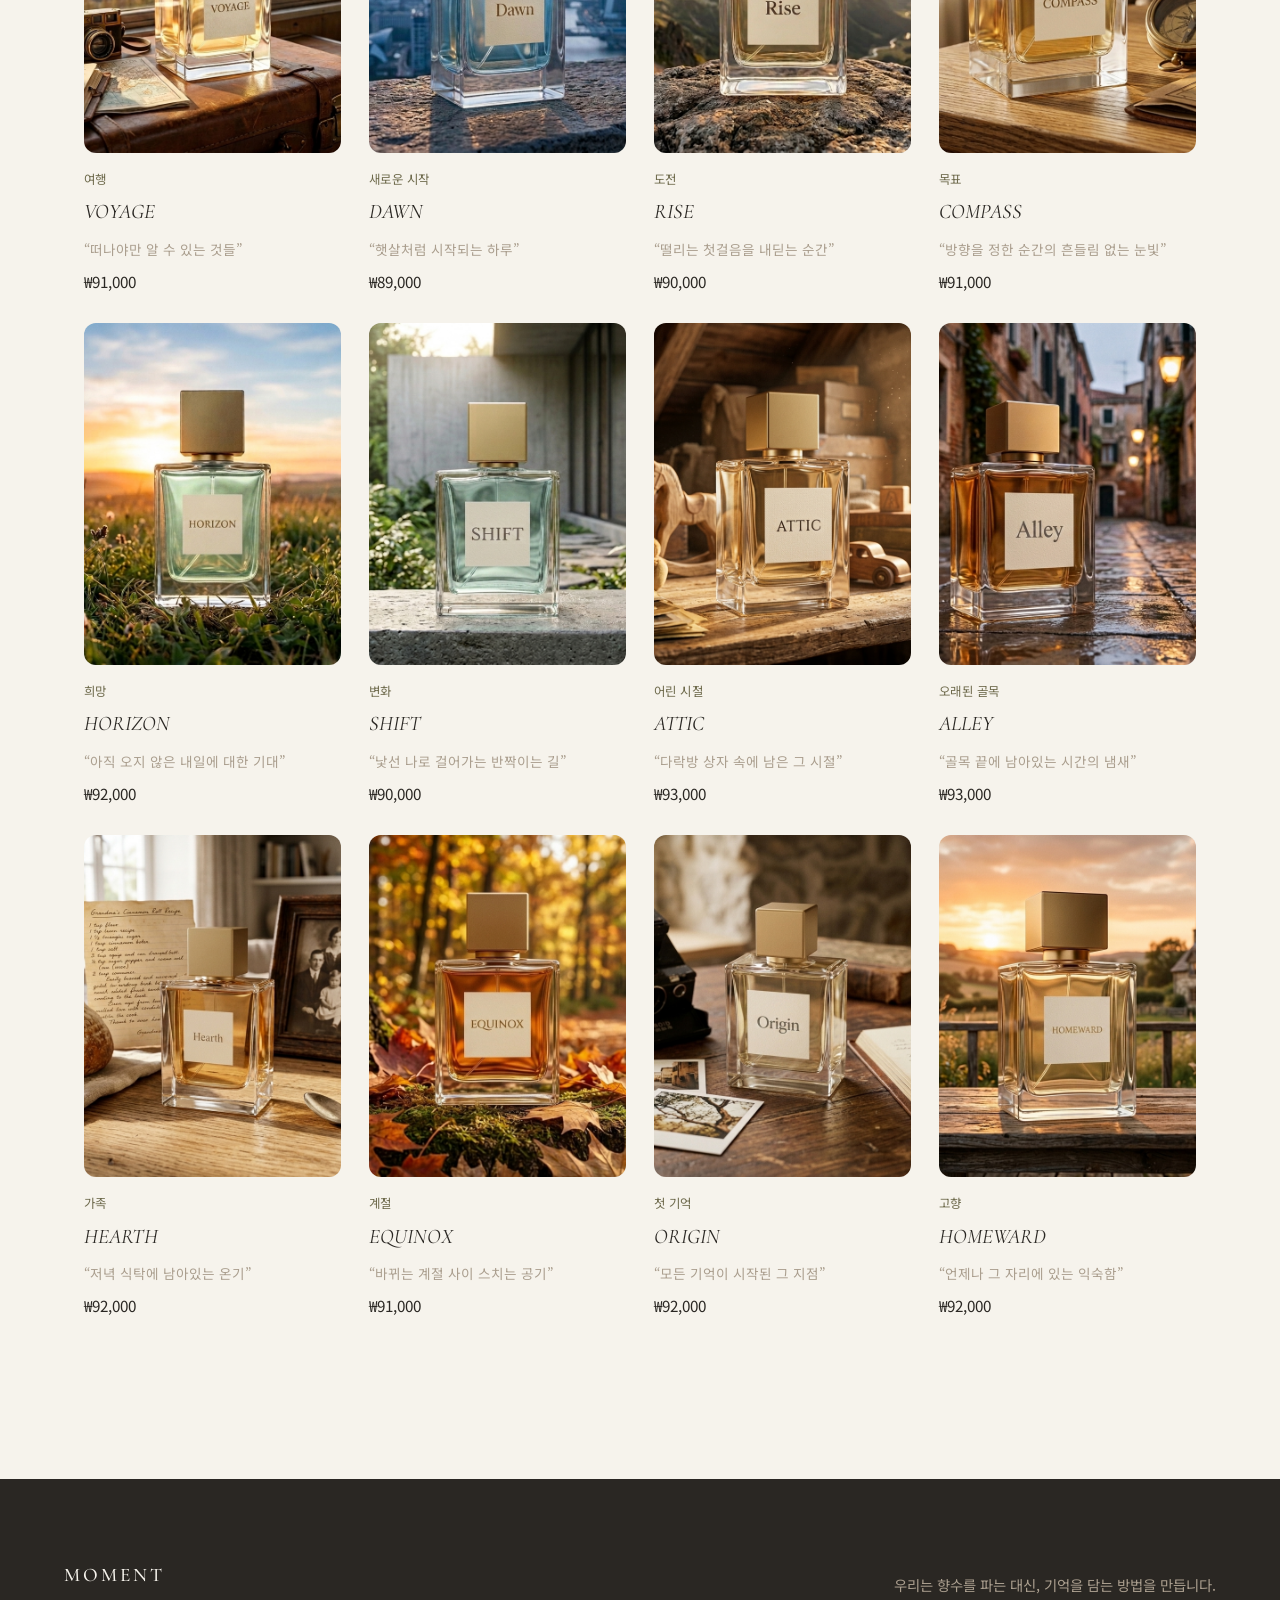
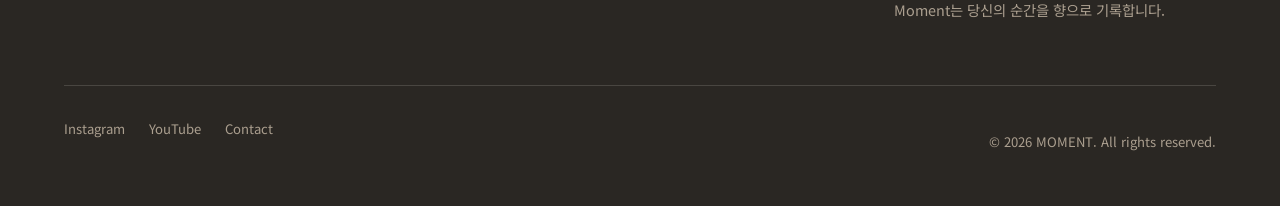
<file: collection.html>
<!doctype html>
<html lang="ko">
  <head>
    <meta charset="UTF-8" />
    <meta name="viewport" content="width=device-width, initial-scale=1.0" />
    <title>Collection | Moment | Memory Archive</title>
    <meta
      name="description"
      content="Moment의 네 가지 향 컬렉션 - Healing, Love, New Beginning, Nostalgia. 오늘의 감정과 가장 닮은 향을 찾아보세요."
    />

    <link rel="preconnect" href="https://fonts.googleapis.com" />
    <link rel="preconnect" href="https://fonts.gstatic.com" crossorigin />
    <link
      href="https://fonts.googleapis.com/css2?family=Cormorant+Garamond:ital,wght@0,300;0,400;0,500;1,400&family=Noto+Sans+KR:wght@300;400;500;700&family=Noto+Serif+KR:wght@400;500;600&display=swap"
      rel="stylesheet"
    />

    <link rel="stylesheet" href="css/style.css" />
    <link rel="stylesheet" href="css/collection.css" />
  </head>
  <body data-auth="guest">
    <!-- ============================================================
         HEADER : 이 페이지는 히어로 영상이 없으므로 처음부터
         is-scrolled 상태(아이보리 배경 + 어두운 글자)로 고정합니다.
         (id="hero" 요소가 없어 main.js의 스크롤 감지 로직은 동작하지 않고,
          여기서 지정한 클래스가 그대로 유지됩니다)
         ============================================================ -->
    <header class="site-header is-scrolled" id="siteHeader">
      <div class="site-header__inner">
        <a href="index.html" class="logo" aria-label="Moment 홈으로 이동">MOMENT</a>

        <nav class="main-nav" aria-label="주요 메뉴">
          <ul class="main-nav__list">
            <li><a href="brand.html">Brand</a></li>
            <li><a href="collection.html" aria-current="page">Collection</a></li>
            <li><a href="memory-story.html">Memory Story</a></li>
            <li><a href="archive.html">Archive</a></li>
            <li><a href="contact.html">Contact</a></li>
          </ul>
        </nav>

        <div class="utility-nav">
          <a href="wishlist.html" class="icon-btn utility-nav__auth-only" aria-label="찜한 상품">
            <svg viewBox="0 0 24 24" width="20" height="20" fill="none" stroke="currentColor" stroke-width="1.5">
              <path d="M12 20s-7-4.35-9.5-8.8C.7 7.6 2 4 5.6 4c2 0 3.3 1 4.4 2.6C11.1 5 12.4 4 14.4 4 18 4 19.3 7.6 17.5 11.2 15 15.65 12 20 12 20Z" />
            </svg>
          </a>
          <a href="cart.html" class="icon-btn utility-nav__auth-only" aria-label="장바구니">
            <svg viewBox="0 0 24 24" width="20" height="20" fill="none" stroke="currentColor" stroke-width="1.5">
              <path d="M4 6h16l-1.5 10.5a2 2 0 0 1-2 1.5H7.5a2 2 0 0 1-2-1.5L4 6Z" />
              <path d="M8 6V5a4 4 0 1 1 8 0v1" />
            </svg>
          </a>
          <a href="mypage.html" class="icon-btn utility-nav__auth-only" aria-label="마이페이지">
            <svg viewBox="0 0 24 24" width="20" height="20" fill="none" stroke="currentColor" stroke-width="1.5">
              <circle cx="12" cy="8" r="3.4" />
              <path d="M4.5 20c1.2-4 4-6 7.5-6s6.3 2 7.5 6" />
            </svg>
          </a>
          <button type="button" class="text-btn" id="authToggleBtn">Login</button>
        </div>

        <button type="button" class="menu-toggle" id="menuToggle" aria-label="메뉴 열기" aria-expanded="false">
          <span></span><span></span><span></span>
        </button>
      </div>
    </header>

    <main>
      <!-- ============================================================
           SECTION 1 : COLLECTION INTRO
           ============================================================ -->
      <section class="collection-intro">
        <p class="eyebrow center">Collection</p>
        <h1 class="section-title center">
          기억은 모두 다르기에,<br />
          향도 하나일 수 없습니다.
        </h1>
        <p class="collection-intro__desc">오늘의 감정과 가장 닮은 향을 만나보세요.</p>
      </section>

      <!-- ============================================================
           오늘의 향수 : PERFUMES 24개 중 4개를 날짜 기준으로 무작위 노출합니다.
           (js/collection.js의 renderTodayPerfumes() 참고 - 같은 날에는 새로고침해도
            항상 같은 4개가 보이고, 자정이 지나면 다른 4개로 바뀝니다)
           카드를 클릭하면 바로 해당 상품의 구매 페이지(product-detail.html)로 이동합니다.
           ============================================================ -->
      <section class="today-perfumes" aria-label="오늘의 향수">
        <p class="today-perfumes__label">Today's Scent</p>
        <ul class="today-perfumes__grid" id="todayPerfumesGrid"></ul>
      </section>

      <!-- ============================================================
           SECTION 2 : FILTER
           ============================================================ -->
      <section class="filter" id="filterSection">
        <!-- 아래 "기억으로 찾기" 칩에서 컬렉션을 선택했을 때만 나타나는 활성 필터 표시 -->
        <p class="filter__active-collection" id="activeCollectionTag" hidden>
          <span id="activeCollectionLabel"></span>
          <button type="button" id="clearCollectionFilter" aria-label="컬렉션 필터 해제">✕</button>
        </p>

        <div class="filter-group">
          <p class="filter-group__label">카테고리</p>
          <div class="filter-chips" id="categoryChips" role="group" aria-label="카테고리 필터">
            <button type="button" class="filter-chip" data-category="all" aria-pressed="true">All</button>
            <button type="button" class="filter-chip" data-category="new" aria-pressed="false">New</button>
            <button type="button" class="filter-chip" data-category="best" aria-pressed="false">Best</button>
            <button type="button" class="filter-chip" data-category="memory" aria-pressed="false">Memory</button>
          </div>
        </div>

        <div class="filter-group">
          <!-- 제목은 "기억으로 찾기" 그대로 두고, 검색어만 컬렉션 이름으로 교체했습니다.
               하나를 누르면 해당 컬렉션에 속한 향수만 Product Grid에 남습니다. -->
          <p class="filter-group__label">기억으로 찾기</p>
          <div class="filter-chips" id="collectionChips" role="group" aria-label="컬렉션으로 찾기">
            <button type="button" class="filter-chip" data-collection-id="healing" aria-pressed="false">Healing</button>
            <button type="button" class="filter-chip" data-collection-id="love" aria-pressed="false">Love</button>
            <button type="button" class="filter-chip" data-collection-id="new-beginning" aria-pressed="false">New Beginning</button>
            <button type="button" class="filter-chip" data-collection-id="nostalgia" aria-pressed="false">Nostalgia</button>
          </div>
        </div>

        <div class="filter-group">
          <p class="filter-group__label">향으로 찾기</p>
          <div class="filter-chips" id="scentChips" role="group" aria-label="향 노트 필터">
            <button type="button" class="filter-chip" data-scent="Bergamot" aria-pressed="false">Bergamot</button>
            <button type="button" class="filter-chip" data-scent="Fig" aria-pressed="false">Fig</button>
            <button type="button" class="filter-chip" data-scent="Green Tea" aria-pressed="false">Green Tea</button>
            <button type="button" class="filter-chip" data-scent="Rose" aria-pressed="false">Rose</button>
            <button type="button" class="filter-chip" data-scent="Lavender" aria-pressed="false">Lavender</button>
            <button type="button" class="filter-chip" data-scent="Rain Accord" aria-pressed="false">Rain Accord</button>
            <button type="button" class="filter-chip" data-scent="Cedarwood" aria-pressed="false">Cedarwood</button>
            <button type="button" class="filter-chip" data-scent="Sandalwood" aria-pressed="false">Sandalwood</button>
            <button type="button" class="filter-chip" data-scent="Musk" aria-pressed="false">Musk</button>
            <button type="button" class="filter-chip" data-scent="Amber" aria-pressed="false">Amber</button>
            <button type="button" class="filter-chip" data-scent="Vanilla" aria-pressed="false">Vanilla</button>
          </div>
        </div>

        <button type="button" class="filter__reset link-underline" id="resetFilters">필터 초기화</button>
      </section>

      <!-- ============================================================
           SECTION 3 : PRODUCT GRID (js/collection.js가 렌더링)
           ============================================================ -->
      <section class="product-grid-section">
        <ul class="product-grid" id="productGrid"></ul>
        <p class="product-grid__empty" id="productGridEmpty" hidden>
          조건에 맞는 향수를 찾지 못했어요. 필터를 조정해 보세요.
        </p>
      </section>
    </main>

    <footer class="site-footer">
      <div class="site-footer__top">
        <span class="logo logo--footer">MOMENT</span>
        <p class="site-footer__philosophy">
          우리는 향수를 파는 대신, 기억을 담는 방법을 만듭니다.<br />
          Moment는 당신의 순간을 향으로 기록합니다.
        </p>
      </div>
      <div class="site-footer__bottom">
        <nav class="site-footer__social" aria-label="소셜 미디어 및 연락처">
          <a href="#" target="_blank" rel="noopener">Instagram</a>
          <a href="#" target="_blank" rel="noopener">YouTube</a>
          <a href="contact.html">Contact</a>
        </nav>
        <p class="site-footer__copyright">© 2026 MOMENT. All rights reserved.</p>
      </div>
    </footer>

    <!-- 스크립트 : 데이터 → 저장소 → 렌더 헬퍼 → 이 페이지 전용 로직 순서로 로드 -->
    <script src="js/data/perfumes-data.js"></script>
    <script src="js/store.js"></script>
    <script src="js/render-helpers.js"></script>
    <script src="js/main.js"></script>
    <script src="js/collection.js"></script>
  </body>
</html>
</file>
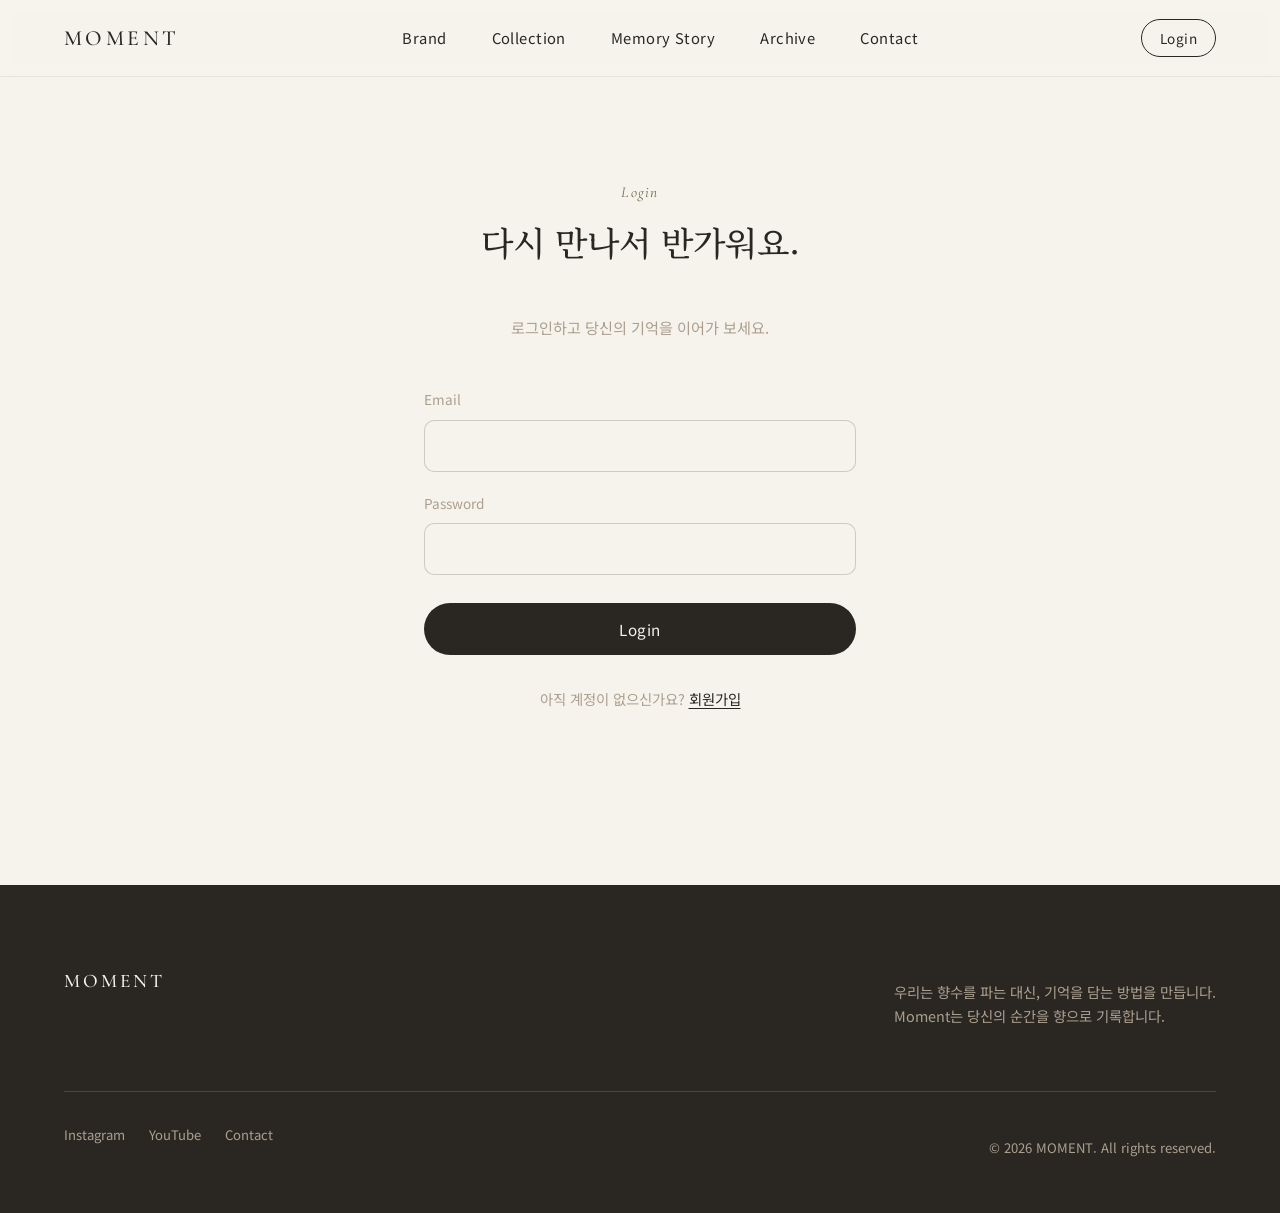
<file: login.html>
<!doctype html>
<html lang="ko">
  <head>
    <meta charset="UTF-8" />
    <meta name="viewport" content="width=device-width, initial-scale=1.0" />
    <title>Login | Moment | Memory Archive</title>
    <meta name="description" content="Moment 로그인" />

    <!-- 구글 폰트 : 다른 페이지와 동일한 조합을 사용해 톤을 통일합니다 -->
    <link rel="preconnect" href="https://fonts.googleapis.com" />
    <link rel="preconnect" href="https://fonts.gstatic.com" crossorigin />
    <link
      href="https://fonts.googleapis.com/css2?family=Cormorant+Garamond:ital,wght@0,300;0,400;0,500;1,400&family=Noto+Sans+KR:wght@300;400;500;700&family=Noto+Serif+KR:wght@400;500;600&display=swap"
      rel="stylesheet"
    />

    <!-- 스타일시트 연결 : 공통 스타일(style.css) + 이 페이지 전용 스타일(auth.css) -->
    <link rel="stylesheet" href="css/style.css" />
    <link rel="stylesheet" href="css/auth.css" />
  </head>
  <body data-auth="guest">
    <!-- ============================================================
         HEADER / NAV : 모든 페이지 공통 (index.html과 동일 마크업)
         이 페이지는 히어로 영상이 없으므로 collection.html처럼
         처음부터 is-scrolled 상태(아이보리 배경 + 어두운 글자)로 고정합니다.
         ============================================================ -->
    <header class="site-header is-scrolled" id="siteHeader">
      <div class="site-header__inner">
        <a href="index.html" class="logo" aria-label="Moment 홈으로 이동">MOMENT</a>

        <nav class="main-nav" aria-label="주요 메뉴">
          <ul class="main-nav__list">
            <li><a href="brand.html">Brand</a></li>
            <li><a href="collection.html">Collection</a></li>
            <li><a href="memory-story.html">Memory Story</a></li>
            <li><a href="archive.html">Archive</a></li>
            <li><a href="contact.html">Contact</a></li>
          </ul>
        </nav>

        <div class="utility-nav">
          <a href="wishlist.html" class="icon-btn utility-nav__auth-only" aria-label="찜한 상품">
            <svg viewBox="0 0 24 24" width="20" height="20" fill="none" stroke="currentColor" stroke-width="1.5">
              <path d="M12 20s-7-4.35-9.5-8.8C.7 7.6 2 4 5.6 4c2 0 3.3 1 4.4 2.6C11.1 5 12.4 4 14.4 4 18 4 19.3 7.6 17.5 11.2 15 15.65 12 20 12 20Z" />
            </svg>
          </a>
          <a href="cart.html" class="icon-btn utility-nav__auth-only" aria-label="장바구니">
            <svg viewBox="0 0 24 24" width="20" height="20" fill="none" stroke="currentColor" stroke-width="1.5">
              <path d="M4 6h16l-1.5 10.5a2 2 0 0 1-2 1.5H7.5a2 2 0 0 1-2-1.5L4 6Z" />
              <path d="M8 6V5a4 4 0 1 1 8 0v1" />
            </svg>
          </a>
          <a href="mypage.html" class="icon-btn utility-nav__auth-only" aria-label="마이페이지">
            <svg viewBox="0 0 24 24" width="20" height="20" fill="none" stroke="currentColor" stroke-width="1.5">
              <circle cx="12" cy="8" r="3.4" />
              <path d="M4.5 20c1.2-4 4-6 7.5-6s6.3 2 7.5 6" />
            </svg>
          </a>
          <button type="button" class="text-btn" id="authToggleBtn">Login</button>
        </div>

        <button type="button" class="menu-toggle" id="menuToggle" aria-label="메뉴 열기" aria-expanded="false">
          <span></span><span></span><span></span>
        </button>
      </div>
    </header>

    <main>
      <!-- ============================================================
           LOGIN FORM
           ============================================================ -->
      <section class="auth-section">
        <div class="auth-section__intro">
          <p class="eyebrow center">Login</p>
          <h1 class="section-title center">다시 만나서 반가워요.</h1>
          <p class="auth-section__desc">로그인하고 당신의 기억을 이어가 보세요.</p>
        </div>

        <form class="auth-form" id="loginForm" novalidate>
          <div class="form-field">
            <label for="loginEmail">Email</label>
            <input type="email" id="loginEmail" name="email" autocomplete="email" required />
          </div>

          <div class="form-field">
            <label for="loginPassword">Password</label>
            <input type="password" id="loginPassword" name="password" autocomplete="current-password" required />
          </div>

          <p class="auth-form__error" id="loginError" role="alert" hidden></p>

          <button type="submit" class="btn btn--dark auth-form__submit">Login</button>
        </form>

        <p class="auth-switch">
          아직 계정이 없으신가요? <a href="signup.html">회원가입</a>
        </p>
      </section>
    </main>

    <!-- ============================================================
         FOOTER : 모든 페이지 공통 (index.html과 동일 마크업)
         ============================================================ -->
    <footer class="site-footer">
      <div class="site-footer__top">
        <span class="logo logo--footer">MOMENT</span>
        <p class="site-footer__philosophy">
          우리는 향수를 파는 대신, 기억을 담는 방법을 만듭니다.<br />
          Moment는 당신의 순간을 향으로 기록합니다.
        </p>
      </div>

      <div class="site-footer__bottom">
        <nav class="site-footer__social" aria-label="소셜 미디어 및 연락처">
          <a href="#" target="_blank" rel="noopener">Instagram</a>
          <a href="#" target="_blank" rel="noopener">YouTube</a>
          <a href="contact.html">Contact</a>
        </nav>
        <p class="site-footer__copyright">© 2026 MOMENT. All rights reserved.</p>
      </div>
    </footer>

    <!-- 스크립트 연결 : 저장소(store.js) → 공통 기능(main.js) → 이 페이지 전용 기능(auth.js) -->
    <script src="js/store.js"></script>
    <script src="js/main.js"></script>
    <script src="js/auth.js"></script>
    <script>
      // 회원가입 직후 넘어온 이메일(?email=)이 있으면 입력창에 미리 채워줍니다.
      const prefillEmail = new URLSearchParams(window.location.search).get("email");
      if (prefillEmail) document.getElementById("loginEmail").value = prefillEmail;
    </script>
  </body>
</html>
</file>
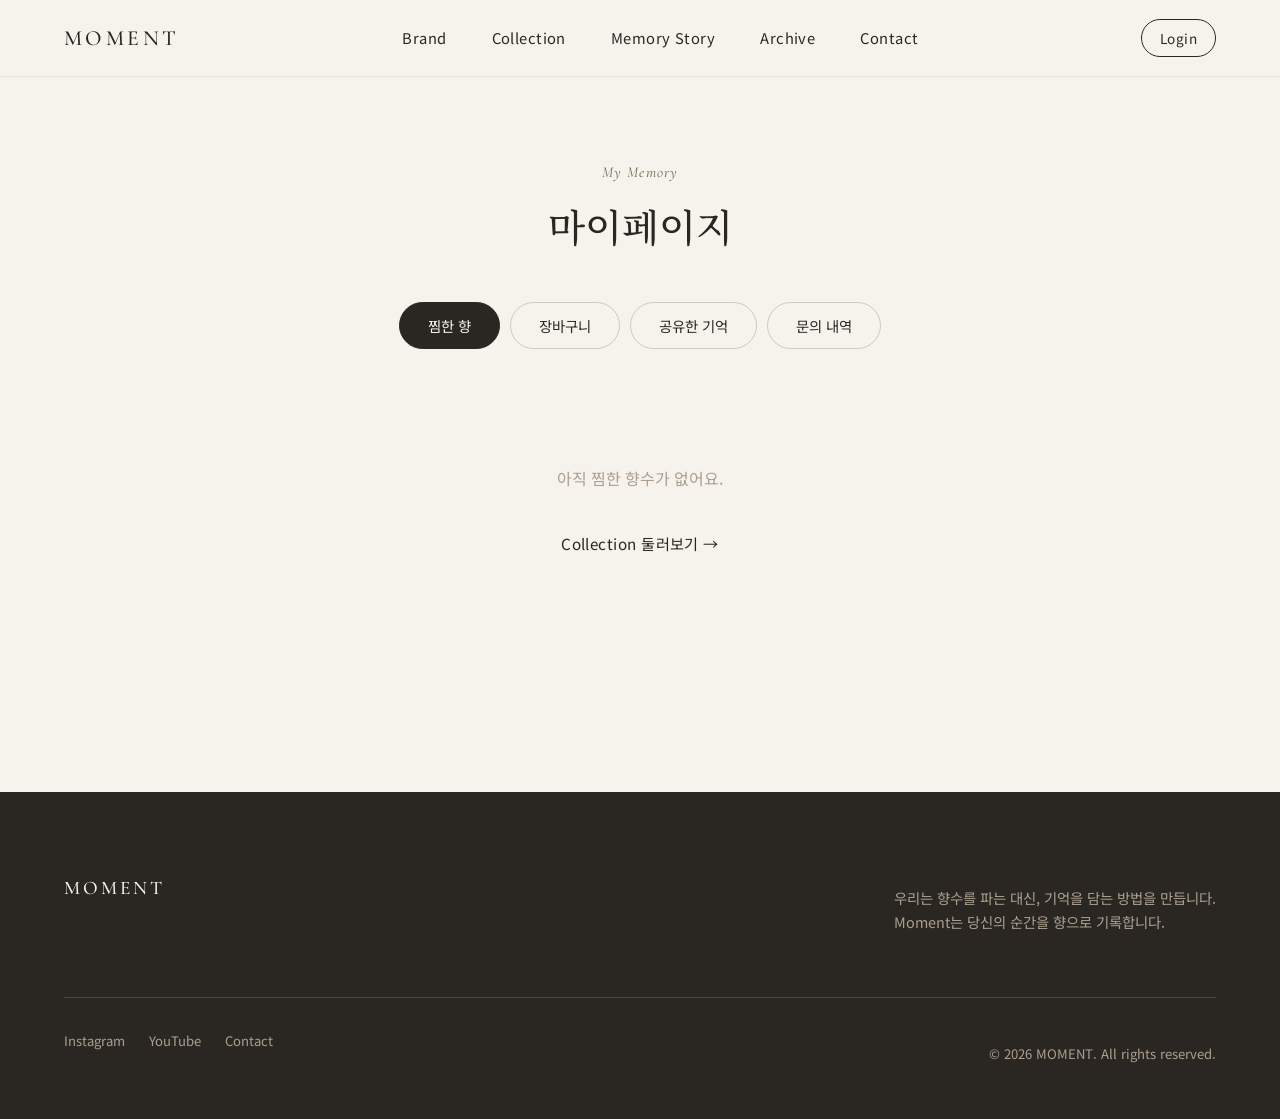
<file: mypage.html>
<!doctype html>
<html lang="ko">
  <head>
    <meta charset="UTF-8" />
    <meta name="viewport" content="width=device-width, initial-scale=1.0" />
    <title>My Page | Moment | Memory Archive</title>
    <meta name="description" content="내가 찜한 향, 장바구니, 공유한 기억, 문의 내역을 한 곳에서 확인하세요." />

    <link rel="preconnect" href="https://fonts.googleapis.com" />
    <link rel="preconnect" href="https://fonts.gstatic.com" crossorigin />
    <link
      href="https://fonts.googleapis.com/css2?family=Cormorant+Garamond:ital,wght@0,300;0,400;0,500;1,400&family=Noto+Sans+KR:wght@300;400;500;700&family=Noto+Serif+KR:wght@400;500;600&display=swap"
      rel="stylesheet"
    />

    <!-- 스타일시트 연결 : 공통(style) + 상품 카드(collection) + 계정 목록(account-lists) + 이 페이지 전용(mypage) -->
    <link rel="stylesheet" href="css/style.css" />
    <link rel="stylesheet" href="css/collection.css" />
    <link rel="stylesheet" href="css/account-lists.css" />
    <link rel="stylesheet" href="css/mypage.css" />
  </head>
  <body data-auth="member">
    <!-- 마이페이지는 로그인 상태에서만 의미가 있는 페이지라 data-auth를 member로 시작합니다. -->
    <header class="site-header is-scrolled" id="siteHeader">
      <div class="site-header__inner">
        <a href="index.html" class="logo" aria-label="Moment 홈으로 이동">MOMENT</a>
        <nav class="main-nav" aria-label="주요 메뉴">
          <ul class="main-nav__list">
            <li><a href="brand.html">Brand</a></li>
            <li><a href="collection.html">Collection</a></li>
            <li><a href="memory-story.html">Memory Story</a></li>
            <li><a href="archive.html">Archive</a></li>
            <li><a href="contact.html">Contact</a></li>
          </ul>
        </nav>
        <div class="utility-nav">
          <a href="wishlist.html" class="icon-btn utility-nav__auth-only" aria-label="찜한 상품">
            <svg viewBox="0 0 24 24" width="20" height="20" fill="none" stroke="currentColor" stroke-width="1.5">
              <path d="M12 20s-7-4.35-9.5-8.8C.7 7.6 2 4 5.6 4c2 0 3.3 1 4.4 2.6C11.1 5 12.4 4 14.4 4 18 4 19.3 7.6 17.5 11.2 15 15.65 12 20 12 20Z" />
            </svg>
          </a>
          <a href="cart.html" class="icon-btn utility-nav__auth-only" aria-label="장바구니">
            <svg viewBox="0 0 24 24" width="20" height="20" fill="none" stroke="currentColor" stroke-width="1.5">
              <path d="M4 6h16l-1.5 10.5a2 2 0 0 1-2 1.5H7.5a2 2 0 0 1-2-1.5L4 6Z" />
              <path d="M8 6V5a4 4 0 1 1 8 0v1" />
            </svg>
          </a>
          <a href="mypage.html" class="icon-btn utility-nav__auth-only" aria-label="마이페이지" aria-current="page">
            <svg viewBox="0 0 24 24" width="20" height="20" fill="none" stroke="currentColor" stroke-width="1.5">
              <circle cx="12" cy="8" r="3.4" />
              <path d="M4.5 20c1.2-4 4-6 7.5-6s6.3 2 7.5 6" />
            </svg>
          </a>
          <button type="button" class="text-btn" id="authToggleBtn">Login</button>
        </div>
        <button type="button" class="menu-toggle" id="menuToggle" aria-label="메뉴 열기" aria-expanded="false">
          <span></span><span></span><span></span>
        </button>
      </div>
    </header>

    <main>
      <section class="account-list">
        <p class="eyebrow center">My Memory</p>
        <h1 class="section-title center">마이페이지</h1>
        <p class="mypage__welcome" id="mypageWelcome"></p>

        <!-- ============================================================
             탭 메뉴 : 찜한 향 / 장바구니 / 공유한 기억 / 문의 내역
             JS(js/mypage.js)가 data-tab 값과 .mypage-panel[data-panel]을
             매칭해 하나씩만 보여줍니다.
             ============================================================ -->
        <div class="mypage-tabs" id="mypageTabs" role="tablist" aria-label="마이페이지 메뉴">
          <button type="button" class="mypage-tab" data-tab="wishlist" aria-pressed="true">찜한 향</button>
          <button type="button" class="mypage-tab" data-tab="cart" aria-pressed="false">장바구니</button>
          <button type="button" class="mypage-tab" data-tab="memories" aria-pressed="false">공유한 기억</button>
          <button type="button" class="mypage-tab" data-tab="inquiries" aria-pressed="false">문의 내역</button>
        </div>

        <!-- ============================================================
             PANEL 1 : 찜한 향 (Wishlist)
             wishlist.html과 동일하게 render-helpers.js의 product-card를 재사용합니다.
             ============================================================ -->
        <div class="mypage-panel" data-panel="wishlist">
          <ul class="product-grid" id="mypageWishlistGrid"></ul>
          <div class="account-list__empty" id="mypageWishlistEmpty" hidden>
            <p class="account-list__empty-text">아직 찜한 향수가 없어요.</p>
            <a href="collection.html" class="btn btn--outline">Collection 둘러보기 →</a>
          </div>
        </div>

        <!-- ============================================================
             PANEL 2 : 장바구니 (Cart)
             cart.html과 동일한 목록/합계 구조를 재사용합니다.
             ============================================================ -->
        <div class="mypage-panel" data-panel="cart" hidden>
          <ul class="cart-list" id="mypageCartList"></ul>
          <div class="account-list__empty" id="mypageCartEmpty" hidden>
            <p class="account-list__empty-text">장바구니가 비어 있어요.</p>
            <a href="collection.html" class="btn btn--outline">Collection 둘러보기 →</a>
          </div>
          <div class="cart-summary" id="mypageCartSummary" hidden>
            <p class="cart-summary__row">
              <span>총 수량</span>
              <span id="mypageCartTotalCount">0개</span>
            </p>
            <p class="cart-summary__row cart-summary__row--total">
              <span>총 결제 금액</span>
              <span id="mypageCartTotalPrice">₩0</span>
            </p>
            <a href="cart.html" class="btn btn--dark cart-summary__checkout">장바구니에서 결제하기</a>
          </div>
        </div>

        <!-- ============================================================
             PANEL 3 : 공유한 기억 (My Memory)
             Store.getMySharedStories()로 내가 쓴 글만 모아 수정/삭제할 수 있습니다.
             ============================================================ -->
        <div class="mypage-panel" data-panel="memories" hidden>
          <ul class="my-memory-list" id="myMemoryList"></ul>
          <div class="account-list__empty" id="myMemoryEmpty" hidden>
            <p class="account-list__empty-text">아직 공유한 기억이 없어요.</p>
            <a href="memory-story.html" class="btn btn--outline">Share Your Memory 남기러 가기 →</a>
          </div>
        </div>

        <!-- ============================================================
             PANEL 4 : 문의 내역 (My Inquiry)
             Store.getMyInquiries()로 내가 남긴 문의와 답변 상태를 확인합니다.
             ============================================================ -->
        <div class="mypage-panel" data-panel="inquiries" hidden>
          <ul class="my-inquiry-list" id="myInquiryList"></ul>
          <div class="account-list__empty" id="myInquiryEmpty" hidden>
            <p class="account-list__empty-text">아직 남긴 문의가 없어요.</p>
            <a href="contact.html" class="btn btn--outline">문의 남기러 가기 →</a>
          </div>
        </div>
      </section>
    </main>

    <!-- ============================================================
         기억 수정 모달 (공유한 기억 탭의 "수정하기" 버튼이 엽니다)
         ============================================================ -->
    <div class="modal-overlay" id="memoryEditModal" hidden>
      <div class="modal memory-edit-modal" role="dialog" aria-modal="true" aria-labelledby="memoryEditTitle">
        <h2 class="modal__title" id="memoryEditTitle">기억 수정하기</h2>
        <form id="memoryEditForm" novalidate>
          <div class="form-field">
            <label for="memoryEditTitleInput">기억 제목</label>
            <input type="text" id="memoryEditTitleInput" required />
          </div>

          <div class="form-field">
            <label for="memoryEditContentInput">내용</label>
            <textarea id="memoryEditContentInput" rows="5" required></textarea>
          </div>

          <div class="form-field">
            <span>감정 선택</span>
            <div class="share-emotions" id="memoryEditEmotions" role="group" aria-label="감정(컬렉션) 선택">
              <button type="button" class="emotion-chip" data-emotion="healing" aria-pressed="false">
                <span aria-hidden="true">🌿</span> Healing
              </button>
              <button type="button" class="emotion-chip" data-emotion="love" aria-pressed="false">
                <span aria-hidden="true">🤍</span> Love
              </button>
              <button type="button" class="emotion-chip" data-emotion="new-beginning" aria-pressed="false">
                <span aria-hidden="true">🌅</span> New Beginning
              </button>
              <button type="button" class="emotion-chip" data-emotion="nostalgia" aria-pressed="false">
                <span aria-hidden="true">🍂</span> Nostalgia
              </button>
            </div>
          </div>

          <p class="auth-form__error" id="memoryEditError" role="alert" hidden></p>

          <div class="modal__buttons">
            <button type="button" class="btn btn--outline" id="memoryEditCancel">취소</button>
            <button type="submit" class="btn btn--dark">저장하기</button>
          </div>
        </form>
      </div>
    </div>

    <!-- ============================================================
         삭제 확인 모달 (공유한 기억 / 문의 내역 공용)
         ============================================================ -->
    <div class="modal-overlay" id="confirmDeleteModal" hidden>
      <div class="modal" role="dialog" aria-modal="true" aria-labelledby="confirmDeleteTitle">
        <p class="modal__icon" aria-hidden="true">🗑️</p>
        <h2 class="modal__title" id="confirmDeleteTitle">삭제하시겠습니까?</h2>
        <p class="modal__desc" id="confirmDeleteDesc">삭제하면 되돌릴 수 없습니다.</p>
        <div class="modal__buttons">
          <button type="button" class="btn btn--outline" id="confirmDeleteCancel">취소</button>
          <button type="button" class="btn btn--dark" id="confirmDeleteOk">삭제하기</button>
        </div>
      </div>
    </div>

    <footer class="site-footer">
      <div class="site-footer__top">
        <span class="logo logo--footer">MOMENT</span>
        <p class="site-footer__philosophy">
          우리는 향수를 파는 대신, 기억을 담는 방법을 만듭니다.<br />
          Moment는 당신의 순간을 향으로 기록합니다.
        </p>
      </div>
      <div class="site-footer__bottom">
        <nav class="site-footer__social" aria-label="소셜 미디어 및 연락처">
          <a href="#" target="_blank" rel="noopener">Instagram</a>
          <a href="#" target="_blank" rel="noopener">YouTube</a>
          <a href="contact.html">Contact</a>
        </nav>
        <p class="site-footer__copyright">© 2026 MOMENT. All rights reserved.</p>
      </div>
    </footer>

    <!-- 스크립트 : 데이터 → 저장소 → 렌더 헬퍼 → 공통 기능 → 이 페이지 전용 로직 순서로 로드 -->
    <script src="js/data/perfumes-data.js"></script>
    <script src="js/store.js"></script>
    <script src="js/render-helpers.js"></script>
    <script src="js/main.js"></script>
    <script src="js/mypage.js"></script>
  </body>
</html>
</file>
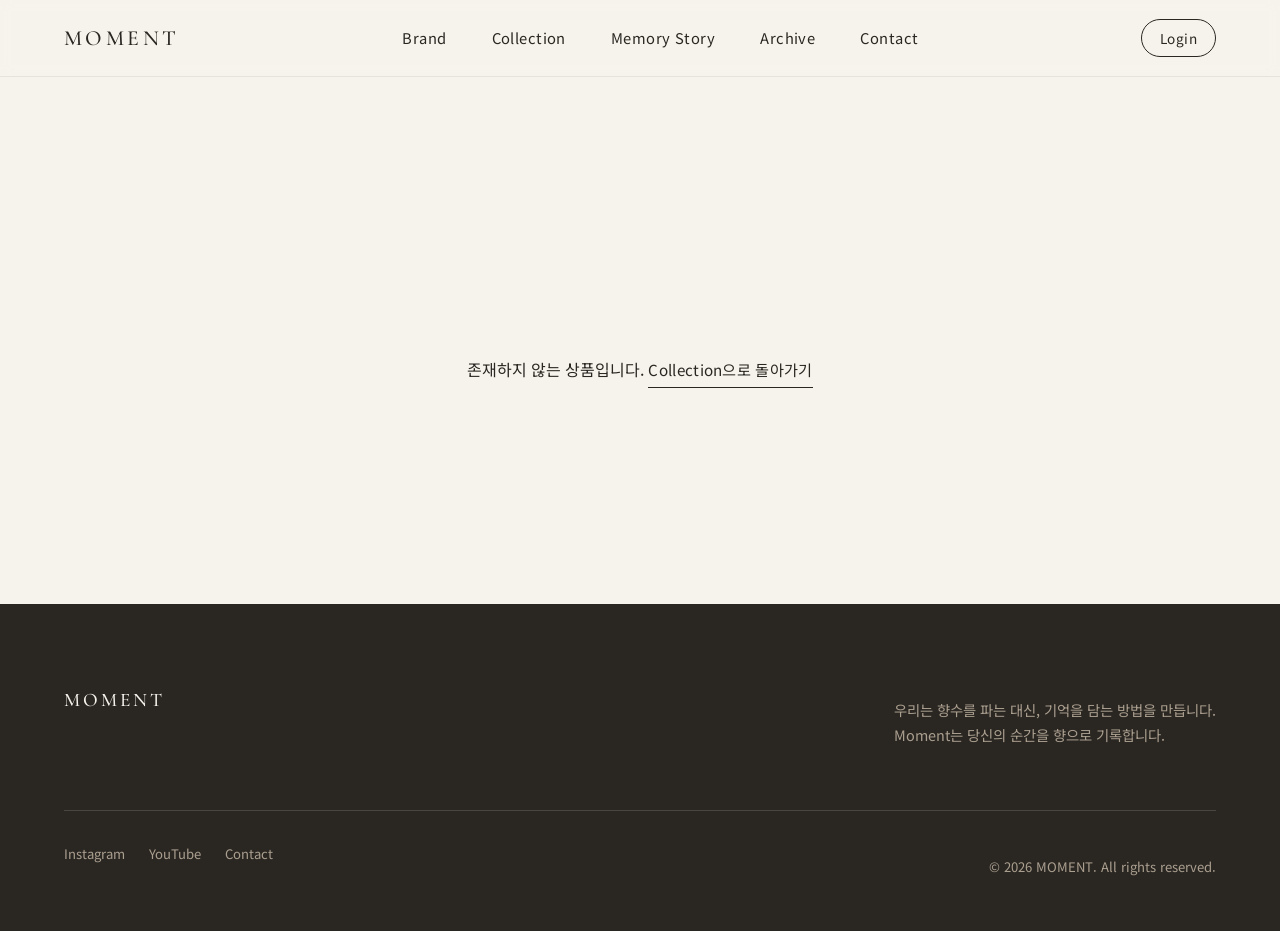
<file: product-detail.html>
<!doctype html>
<html lang="ko">
  <head>
    <meta charset="UTF-8" />
    <meta name="viewport" content="width=device-width, initial-scale=1.0" />
    <title id="pageTitle">Product | Moment | Memory Archive</title>
    <meta id="pageDescription" name="description" content="Moment 향수 상세 정보" />

    <link rel="preconnect" href="https://fonts.googleapis.com" />
    <link rel="preconnect" href="https://fonts.gstatic.com" crossorigin />
    <link
      href="https://fonts.googleapis.com/css2?family=Cormorant+Garamond:ital,wght@0,300;0,400;0,500;1,400&family=Noto+Sans+KR:wght@300;400;500;700&family=Noto+Serif+KR:wght@400;500;600&display=swap"
      rel="stylesheet"
    />

    <link rel="stylesheet" href="css/style.css" />
    <link rel="stylesheet" href="css/collection.css" />
    <!-- 관련 상품 영역에서 .product-card 스타일을 재사용하기 위해 collection.css도 함께 연결 -->
    <link rel="stylesheet" href="css/product-detail.css" />
  </head>
  <body data-auth="guest">
    <header class="site-header is-scrolled" id="siteHeader">
      <div class="site-header__inner">
        <a href="index.html" class="logo" aria-label="Moment 홈으로 이동">MOMENT</a>

        <nav class="main-nav" aria-label="주요 메뉴">
          <ul class="main-nav__list">
            <li><a href="brand.html">Brand</a></li>
            <li><a href="collection.html" aria-current="page">Collection</a></li>
            <li><a href="memory-story.html">Memory Story</a></li>
            <li><a href="archive.html">Archive</a></li>
            <li><a href="contact.html">Contact</a></li>
          </ul>
        </nav>

        <div class="utility-nav">
          <a href="wishlist.html" class="icon-btn utility-nav__auth-only" aria-label="찜한 상품">
            <svg viewBox="0 0 24 24" width="20" height="20" fill="none" stroke="currentColor" stroke-width="1.5">
              <path d="M12 20s-7-4.35-9.5-8.8C.7 7.6 2 4 5.6 4c2 0 3.3 1 4.4 2.6C11.1 5 12.4 4 14.4 4 18 4 19.3 7.6 17.5 11.2 15 15.65 12 20 12 20Z" />
            </svg>
          </a>
          <a href="cart.html" class="icon-btn utility-nav__auth-only" aria-label="장바구니">
            <svg viewBox="0 0 24 24" width="20" height="20" fill="none" stroke="currentColor" stroke-width="1.5">
              <path d="M4 6h16l-1.5 10.5a2 2 0 0 1-2 1.5H7.5a2 2 0 0 1-2-1.5L4 6Z" />
              <path d="M8 6V5a4 4 0 1 1 8 0v1" />
            </svg>
          </a>
          <a href="mypage.html" class="icon-btn utility-nav__auth-only" aria-label="마이페이지">
            <svg viewBox="0 0 24 24" width="20" height="20" fill="none" stroke="currentColor" stroke-width="1.5">
              <circle cx="12" cy="8" r="3.4" />
              <path d="M4.5 20c1.2-4 4-6 7.5-6s6.3 2 7.5 6" />
            </svg>
          </a>
          <button type="button" class="text-btn" id="authToggleBtn">Login</button>
        </div>

        <button type="button" class="menu-toggle" id="menuToggle" aria-label="메뉴 열기" aria-expanded="false">
          <span></span><span></span><span></span>
        </button>
      </div>
    </header>

    <main>
      <div class="detail-container">
        <a href="collection.html" class="link-underline detail-back">← Collection으로 돌아가기</a>

        <!-- ============================================================
             SECTION 1 : 상품 기본 정보 (이미지 + 구매 액션)
             모든 텍스트는 js/product-detail.js가 URL의 ?id= 값으로
             PERFUMES 데이터를 찾아 채워 넣습니다.
             ============================================================ -->
        <section class="product-detail" id="productDetail">
          <div class="product-detail__media">
            <img id="detailImage" src="" alt="" />
          </div>

          <div class="product-detail__info">
            <p class="eyebrow" id="detailCollectionLink"></p>
            <span class="product-detail__subtitle" id="detailSubtitle"></span>
            <h1 class="product-detail__name" id="detailName"></h1>
            <p class="product-detail__price" id="detailPrice"></p>
            <p class="product-detail__rating" id="detailRating" aria-label=""></p>

            <div class="quantity-stepper" role="group" aria-label="수량 선택">
              <button type="button" id="qtyMinus" aria-label="수량 감소">−</button>
              <input type="number" id="qtyInput" value="1" min="1" max="10" aria-label="수량" />
              <button type="button" id="qtyPlus" aria-label="수량 증가">+</button>
            </div>

            <div class="product-detail__buttons">
              <button type="button" class="btn btn--outline wish-toggle-btn" id="wishBtn" aria-pressed="false">
                <span aria-hidden="true" id="wishIcon">♡</span>
                <span id="wishLabel">Wishlist</span>
              </button>
              <button type="button" class="btn btn--dark" id="buyNowBtn">Buy Now</button>
            </div>
          </div>
        </section>

        <!-- ============================================================
             SECTION 2 : 노트 구성 (Top / Middle / Base)
             ============================================================ -->
        <section class="notes-block" aria-labelledby="notesHeading">
          <h2 class="notes-block__heading" id="notesHeading">Notes</h2>
          <div class="notes-block__grid" id="notesGrid"></div>
        </section>

        <!-- ============================================================
             SECTION 3 : 향에 담긴 이야기
             ============================================================ -->
        <section class="detail-story" id="detailStory">
          <div class="detail-story__lines" id="detailStoryLines"></div>
          <p class="detail-story__desc" id="detailDescription"></p>
        </section>

        <!-- ============================================================
             SECTION 4 : 같은 컬렉션의 다른 향 (관련 상품)
             ============================================================ -->
        <section class="related-products" id="relatedProducts">
          <h2 class="related-products__heading" id="relatedHeading"></h2>
          <ul class="product-grid" id="relatedGrid"></ul>
        </section>
      </div>
    </main>

    <!-- ============================================================
         로그인 필요 안내 모달 (찜하기 등, js/main.js가 제어)
         ============================================================ -->
    <div class="modal-overlay" id="authRequiredModal" hidden>
      <div class="modal" role="dialog" aria-modal="true" aria-labelledby="authRequiredTitle">
        <p class="modal__icon" aria-hidden="true">🔒</p>
        <h2 class="modal__title" id="authRequiredTitle">로그인이 필요해요</h2>
        <p class="modal__desc" id="authRequiredDesc">이 기능은 로그인 후 이용하실 수 있습니다.</p>
        <div class="modal__buttons">
          <button type="button" class="btn btn--outline" id="authRequiredClose">닫기</button>
          <a href="login.html" class="btn btn--dark">로그인하기</a>
        </div>
      </div>
    </div>

    <!-- ============================================================
         비회원 구매 확인 모달 (Buy Now, js/product-detail.js가 제어)
         ============================================================ -->
    <div class="modal-overlay" id="guestCheckoutModal" hidden>
      <div class="modal" role="dialog" aria-modal="true" aria-labelledby="guestCheckoutTitle">
        <p class="modal__icon" aria-hidden="true">🛍️</p>
        <h2 class="modal__title" id="guestCheckoutTitle">비회원으로 구매하시겠습니까?</h2>
        <p class="modal__desc">
          로그인하시면 주문 내역을<br />
          더 편리하게 확인하실 수 있어요.
        </p>
        <div class="modal__buttons">
          <button type="button" class="btn btn--outline" id="guestCheckoutClose">취소</button>
          <button type="button" class="btn btn--outline" id="guestCheckoutLoginBtn">로그인하기</button>
          <button type="button" class="btn btn--dark" id="guestCheckoutProceedBtn">구매하기</button>
        </div>
      </div>
    </div>

    <footer class="site-footer">
      <div class="site-footer__top">
        <span class="logo logo--footer">MOMENT</span>
        <p class="site-footer__philosophy">
          우리는 향수를 파는 대신, 기억을 담는 방법을 만듭니다.<br />
          Moment는 당신의 순간을 향으로 기록합니다.
        </p>
      </div>
      <div class="site-footer__bottom">
        <nav class="site-footer__social" aria-label="소셜 미디어 및 연락처">
          <a href="#" target="_blank" rel="noopener">Instagram</a>
          <a href="#" target="_blank" rel="noopener">YouTube</a>
          <a href="contact.html">Contact</a>
        </nav>
        <p class="site-footer__copyright">© 2026 MOMENT. All rights reserved.</p>
      </div>
    </footer>

    <script src="js/data/perfumes-data.js"></script>
    <script src="js/store.js"></script>
    <script src="js/render-helpers.js"></script>
    <script src="js/main.js"></script>
    <script src="js/product-detail.js"></script>
  </body>
</html>
</file>
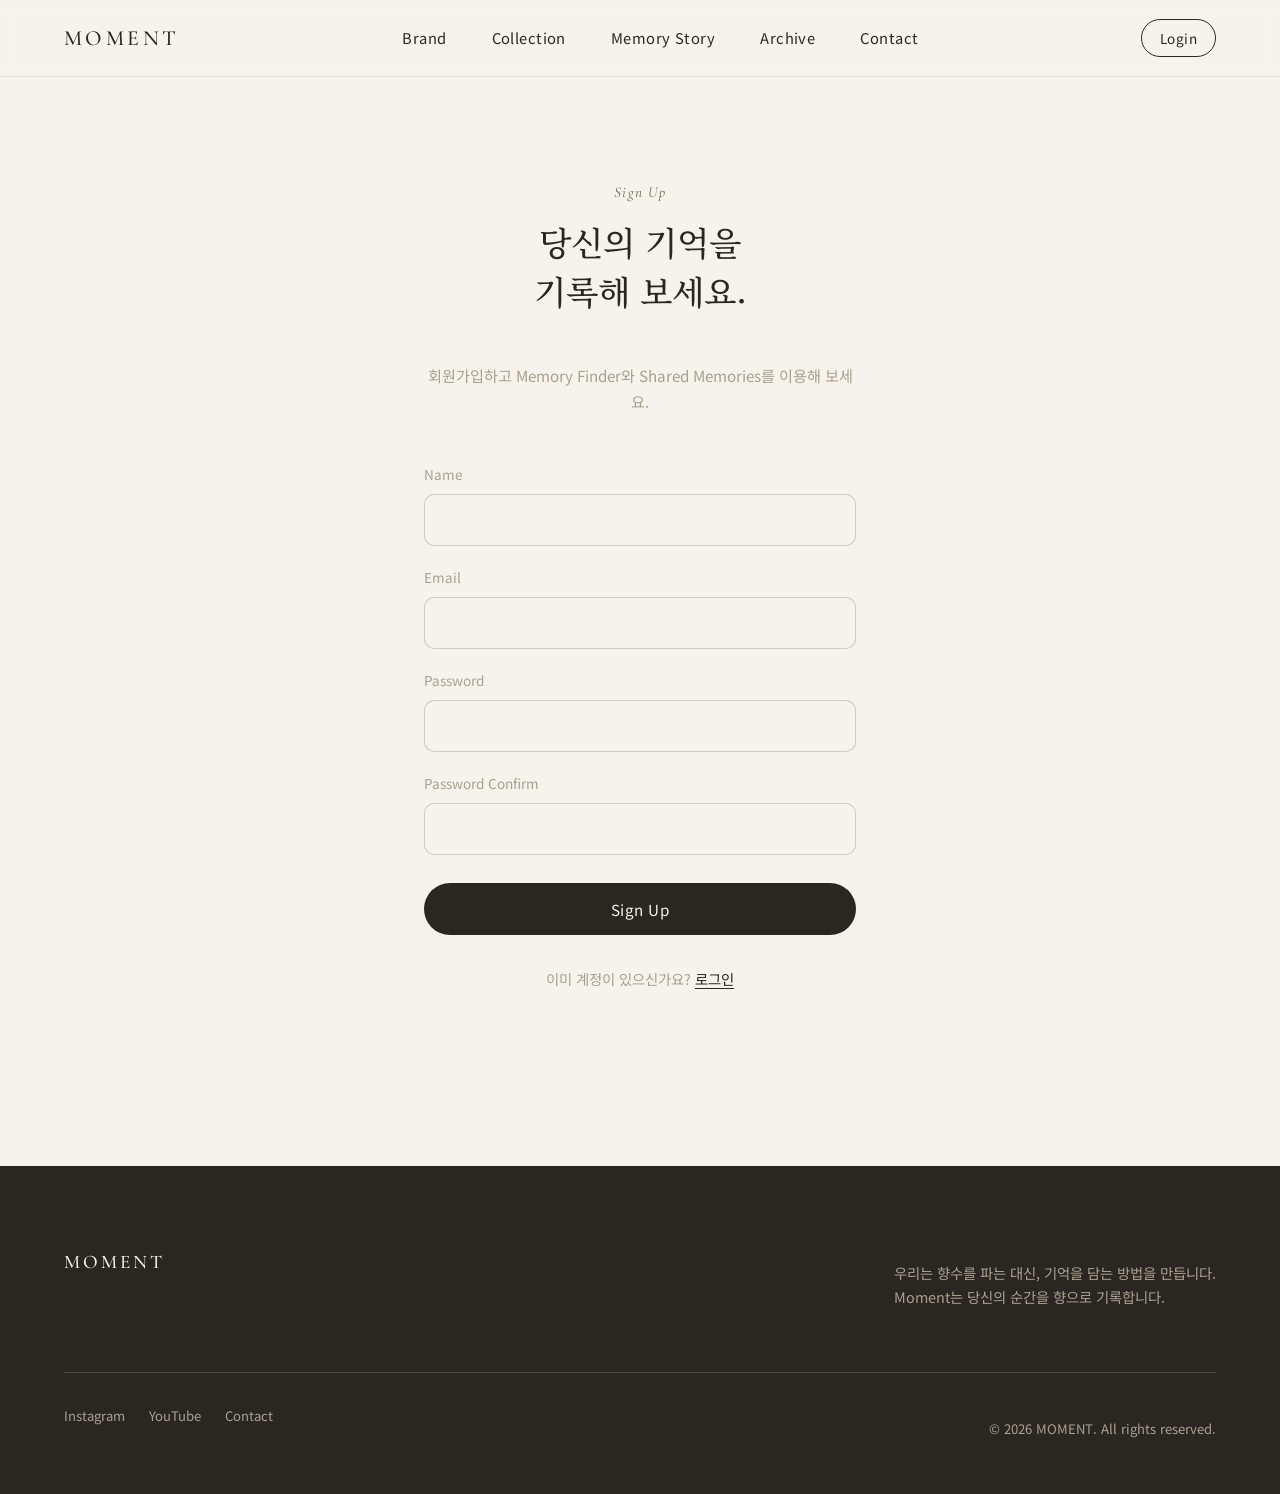
<file: signup.html>
<!doctype html>
<html lang="ko">
  <head>
    <meta charset="UTF-8" />
    <meta name="viewport" content="width=device-width, initial-scale=1.0" />
    <title>Sign Up | Moment | Memory Archive</title>
    <meta name="description" content="Moment 회원가입" />

    <!-- 구글 폰트 : 다른 페이지와 동일한 조합을 사용해 톤을 통일합니다 -->
    <link rel="preconnect" href="https://fonts.googleapis.com" />
    <link rel="preconnect" href="https://fonts.gstatic.com" crossorigin />
    <link
      href="https://fonts.googleapis.com/css2?family=Cormorant+Garamond:ital,wght@0,300;0,400;0,500;1,400&family=Noto+Sans+KR:wght@300;400;500;700&family=Noto+Serif+KR:wght@400;500;600&display=swap"
      rel="stylesheet"
    />

    <!-- 스타일시트 연결 : 공통 스타일(style.css) + 이 페이지 전용 스타일(auth.css) -->
    <link rel="stylesheet" href="css/style.css" />
    <link rel="stylesheet" href="css/auth.css" />
  </head>
  <body data-auth="guest">
    <!-- ============================================================
         HEADER / NAV : 모든 페이지 공통 (index.html과 동일 마크업)
         ============================================================ -->
    <header class="site-header is-scrolled" id="siteHeader">
      <div class="site-header__inner">
        <a href="index.html" class="logo" aria-label="Moment 홈으로 이동">MOMENT</a>

        <nav class="main-nav" aria-label="주요 메뉴">
          <ul class="main-nav__list">
            <li><a href="brand.html">Brand</a></li>
            <li><a href="collection.html">Collection</a></li>
            <li><a href="memory-story.html">Memory Story</a></li>
            <li><a href="archive.html">Archive</a></li>
            <li><a href="contact.html">Contact</a></li>
          </ul>
        </nav>

        <div class="utility-nav">
          <a href="wishlist.html" class="icon-btn utility-nav__auth-only" aria-label="찜한 상품">
            <svg viewBox="0 0 24 24" width="20" height="20" fill="none" stroke="currentColor" stroke-width="1.5">
              <path d="M12 20s-7-4.35-9.5-8.8C.7 7.6 2 4 5.6 4c2 0 3.3 1 4.4 2.6C11.1 5 12.4 4 14.4 4 18 4 19.3 7.6 17.5 11.2 15 15.65 12 20 12 20Z" />
            </svg>
          </a>
          <a href="cart.html" class="icon-btn utility-nav__auth-only" aria-label="장바구니">
            <svg viewBox="0 0 24 24" width="20" height="20" fill="none" stroke="currentColor" stroke-width="1.5">
              <path d="M4 6h16l-1.5 10.5a2 2 0 0 1-2 1.5H7.5a2 2 0 0 1-2-1.5L4 6Z" />
              <path d="M8 6V5a4 4 0 1 1 8 0v1" />
            </svg>
          </a>
          <a href="mypage.html" class="icon-btn utility-nav__auth-only" aria-label="마이페이지">
            <svg viewBox="0 0 24 24" width="20" height="20" fill="none" stroke="currentColor" stroke-width="1.5">
              <circle cx="12" cy="8" r="3.4" />
              <path d="M4.5 20c1.2-4 4-6 7.5-6s6.3 2 7.5 6" />
            </svg>
          </a>
          <button type="button" class="text-btn" id="authToggleBtn">Login</button>
        </div>

        <button type="button" class="menu-toggle" id="menuToggle" aria-label="메뉴 열기" aria-expanded="false">
          <span></span><span></span><span></span>
        </button>
      </div>
    </header>

    <main>
      <!-- ============================================================
           SIGNUP FORM
           ============================================================ -->
      <section class="auth-section">
        <div class="auth-section__intro">
          <p class="eyebrow center">Sign Up</p>
          <h1 class="section-title center">당신의 기억을<br />기록해 보세요.</h1>
          <p class="auth-section__desc">회원가입하고 Memory Finder와 Shared Memories를 이용해 보세요.</p>
        </div>

        <form class="auth-form" id="signupForm" novalidate>
          <div class="form-field">
            <label for="signupName">Name</label>
            <input type="text" id="signupName" name="name" autocomplete="name" required />
          </div>

          <div class="form-field">
            <label for="signupEmail">Email</label>
            <input type="email" id="signupEmail" name="email" autocomplete="email" required />
          </div>

          <div class="form-field">
            <label for="signupPassword">Password</label>
            <input type="password" id="signupPassword" name="password" autocomplete="new-password" required />
          </div>

          <div class="form-field">
            <label for="signupPasswordConfirm">Password Confirm</label>
            <input
              type="password"
              id="signupPasswordConfirm"
              name="passwordConfirm"
              autocomplete="new-password"
              required
            />
          </div>

          <p class="auth-form__error" id="signupError" role="alert" hidden></p>

          <button type="submit" class="btn btn--dark auth-form__submit">Sign Up</button>
        </form>

        <p class="auth-switch">
          이미 계정이 있으신가요? <a href="login.html">로그인</a>
        </p>
      </section>
    </main>

    <!-- ============================================================
         FOOTER : 모든 페이지 공통 (index.html과 동일 마크업)
         ============================================================ -->
    <footer class="site-footer">
      <div class="site-footer__top">
        <span class="logo logo--footer">MOMENT</span>
        <p class="site-footer__philosophy">
          우리는 향수를 파는 대신, 기억을 담는 방법을 만듭니다.<br />
          Moment는 당신의 순간을 향으로 기록합니다.
        </p>
      </div>

      <div class="site-footer__bottom">
        <nav class="site-footer__social" aria-label="소셜 미디어 및 연락처">
          <a href="#" target="_blank" rel="noopener">Instagram</a>
          <a href="#" target="_blank" rel="noopener">YouTube</a>
          <a href="contact.html">Contact</a>
        </nav>
        <p class="site-footer__copyright">© 2026 MOMENT. All rights reserved.</p>
      </div>
    </footer>

    <!-- 스크립트 연결 : 저장소(store.js) → 공통 기능(main.js) → 이 페이지 전용 기능(auth.js) -->
    <script src="js/store.js"></script>
    <script src="js/main.js"></script>
    <script src="js/auth.js"></script>
  </body>
</html>
</file>
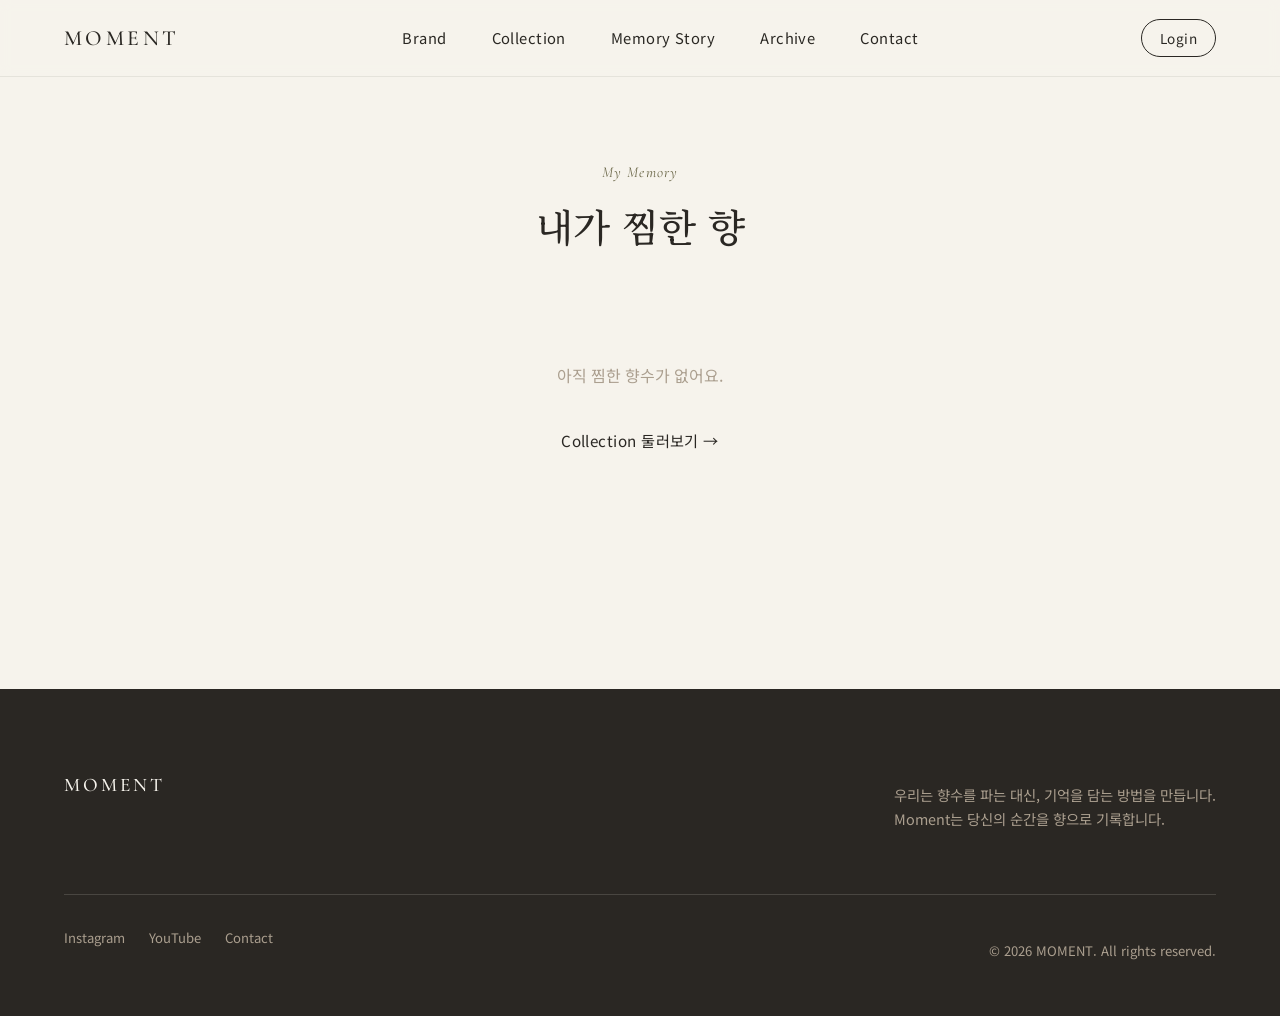
<file: wishlist.html>
<!doctype html>
<html lang="ko">
  <head>
    <meta charset="UTF-8" />
    <meta name="viewport" content="width=device-width, initial-scale=1.0" />
    <title>Wishlist | Moment | Memory Archive</title>
    <meta name="description" content="내가 찜한 향수 목록" />

    <link rel="preconnect" href="https://fonts.googleapis.com" />
    <link rel="preconnect" href="https://fonts.gstatic.com" crossorigin />
    <link
      href="https://fonts.googleapis.com/css2?family=Cormorant+Garamond:ital,wght@0,300;0,400;0,500;1,400&family=Noto+Sans+KR:wght@300;400;500;700&family=Noto+Serif+KR:wght@400;500;600&display=swap"
      rel="stylesheet"
    />

    <link rel="stylesheet" href="css/style.css" />
    <link rel="stylesheet" href="css/collection.css" />
    <link rel="stylesheet" href="css/account-lists.css" />
  </head>
  <body data-auth="member">
    <!-- 찜/장바구니는 로그인 상태에서만 의미가 있는 페이지라 data-auth를 member로 시작합니다. -->
    <header class="site-header is-scrolled" id="siteHeader">
      <div class="site-header__inner">
        <a href="index.html" class="logo" aria-label="Moment 홈으로 이동">MOMENT</a>
        <nav class="main-nav" aria-label="주요 메뉴">
          <ul class="main-nav__list">
            <li><a href="brand.html">Brand</a></li>
            <li><a href="collection.html">Collection</a></li>
            <li><a href="memory-story.html">Memory Story</a></li>
            <li><a href="archive.html">Archive</a></li>
            <li><a href="contact.html">Contact</a></li>
          </ul>
        </nav>
        <div class="utility-nav">
          <a href="wishlist.html" class="icon-btn utility-nav__auth-only" aria-label="찜한 상품" aria-current="page">
            <svg viewBox="0 0 24 24" width="20" height="20" fill="none" stroke="currentColor" stroke-width="1.5">
              <path d="M12 20s-7-4.35-9.5-8.8C.7 7.6 2 4 5.6 4c2 0 3.3 1 4.4 2.6C11.1 5 12.4 4 14.4 4 18 4 19.3 7.6 17.5 11.2 15 15.65 12 20 12 20Z" />
            </svg>
          </a>
          <a href="cart.html" class="icon-btn utility-nav__auth-only" aria-label="장바구니">
            <svg viewBox="0 0 24 24" width="20" height="20" fill="none" stroke="currentColor" stroke-width="1.5">
              <path d="M4 6h16l-1.5 10.5a2 2 0 0 1-2 1.5H7.5a2 2 0 0 1-2-1.5L4 6Z" />
              <path d="M8 6V5a4 4 0 1 1 8 0v1" />
            </svg>
          </a>
          <a href="mypage.html" class="icon-btn utility-nav__auth-only" aria-label="마이페이지">
            <svg viewBox="0 0 24 24" width="20" height="20" fill="none" stroke="currentColor" stroke-width="1.5">
              <circle cx="12" cy="8" r="3.4" />
              <path d="M4.5 20c1.2-4 4-6 7.5-6s6.3 2 7.5 6" />
            </svg>
          </a>
          <button type="button" class="text-btn" id="authToggleBtn">Login</button>
        </div>
        <button type="button" class="menu-toggle" id="menuToggle" aria-label="메뉴 열기" aria-expanded="false">
          <span></span><span></span><span></span>
        </button>
      </div>
    </header>

    <main>
      <section class="account-list">
        <p class="eyebrow center">My Memory</p>
        <h1 class="section-title center">내가 찜한 향</h1>

        <ul class="product-grid" id="wishlistGrid"></ul>

        <div class="account-list__empty" id="wishlistEmpty" hidden>
          <p class="account-list__empty-text">아직 찜한 향수가 없어요.</p>
          <a href="collection.html" class="btn btn--outline">Collection 둘러보기 →</a>
        </div>
      </section>
    </main>

    <footer class="site-footer">
      <div class="site-footer__top">
        <span class="logo logo--footer">MOMENT</span>
        <p class="site-footer__philosophy">
          우리는 향수를 파는 대신, 기억을 담는 방법을 만듭니다.<br />
          Moment는 당신의 순간을 향으로 기록합니다.
        </p>
      </div>
      <div class="site-footer__bottom">
        <nav class="site-footer__social" aria-label="소셜 미디어 및 연락처">
          <a href="#" target="_blank" rel="noopener">Instagram</a>
          <a href="#" target="_blank" rel="noopener">YouTube</a>
          <a href="contact.html">Contact</a>
        </nav>
        <p class="site-footer__copyright">© 2026 MOMENT. All rights reserved.</p>
      </div>
    </footer>

    <script src="js/data/perfumes-data.js"></script>
    <script src="js/store.js"></script>
    <script src="js/render-helpers.js"></script>
    <script src="js/main.js"></script>
    <script src="js/wishlist.js"></script>
  </body>
</html>
</file>
<file: css/style.css>
/* 경로: css/style.css */

/* ==========================================================================
   1. CSS 변수 (Design Tokens)
   -------------------------------------------------------------------------
   - 컬러 : Ivory(배경) / Warm Gray(보조) / Charcoal(본문) / Olive(포인트 텍스트)
             + Gold(액센트), 인트로 전용 Black
   - 타이포 : 한글 세리프(Display) + 한글 산세리프(Body) + 영문 세리프(포인트)
   ========================================================================== */
:root {
  /* Color */
  --color-ivory: #f6f3ec;
  --color-ivory-dim: #efeae0;
  --color-warm-gray: #ab9f8f;
  --color-charcoal: #2a2723;
  --color-olive: #6e6a4c;
  --color-black: #0b0b0a;
  --color-white: #ffffff;
  --color-gold: #b08d57;
  --color-gold-light: #d8bd91;

  /* Typography */
  --font-display: "Noto Serif KR", serif;
  --font-body: "Noto Sans KR", sans-serif;
  --font-accent: "Cormorant Garamond", serif;

  /* Layout */
  --header-height: 76px;
  --container-max: 1240px;
  --gutter: clamp(20px, 5vw, 64px);

  /* Motion */
  --ease-default: cubic-bezier(0.22, 1, 0.36, 1);
  --duration-fast: 0.3s;
  --duration-slow: 0.9s;
}

/* ==========================================================================
   2. 리셋 & 기본 스타일
   ========================================================================== */
*,
*::before,
*::after {
  box-sizing: border-box;
}

html {
  scroll-behavior: smooth;
}

body {
  margin: 0;
  font-family: var(--font-body);
  color: var(--color-charcoal);
  background-color: var(--color-ivory);
  line-height: 1.7;
  -webkit-font-smoothing: antialiased;
}

img {
  max-width: 100%;
  display: block;
}

a {
  color: inherit;
  text-decoration: none;
}

ul,
dl {
  list-style: none;
  margin: 0;
  padding: 0;
}

button,
input {
  font-family: inherit;
  font-size: inherit;
}

/* 스크린리더 전용 텍스트 (시각적으로 숨기되 접근성은 유지) */
.sr-only {
  position: absolute;
  width: 1px;
  height: 1px;
  padding: 0;
  margin: -1px;
  overflow: hidden;
  clip: rect(0, 0, 0, 0);
  white-space: nowrap;
  border: 0;
}

/* 키보드 포커스 표시 */
a:focus-visible,
button:focus-visible,
input:focus-visible {
  outline: 2px solid var(--color-gold);
  outline-offset: 3px;
}

/* 사용자가 모션 최소화를 선호할 경우 애니메이션 축소 */
@media (prefers-reduced-motion: reduce) {
  *,
  *::before,
  *::after {
    animation-duration: 0.01ms !important;
    transition-duration: 0.01ms !important;
    scroll-behavior: auto !important;
  }
}

/* ==========================================================================
   3. 공통 유틸리티 (eyebrow, 버튼, 밑줄 링크 등)
   ========================================================================== */
.eyebrow {
  font-family: var(--font-accent);
  font-style: italic;
  letter-spacing: 0.08em;
  color: var(--color-olive);
  font-size: 0.95rem;
  margin: 0 0 12px;
}

.eyebrow.center,
.section-title.center {
  text-align: center;
}

.section-title {
  font-family: var(--font-display);
  font-weight: 500;
  font-size: clamp(1.6rem, 3vw, 2.4rem);
  line-height: 1.45;
  margin: 0 0 48px;
  color: var(--color-charcoal);
}

.section-cta {
  text-align: center;
  margin-top: 48px;
}

.link-underline {
  display: inline-block;
  border-bottom: 1px solid currentColor;
  padding-bottom: 4px;
  font-size: 0.95rem;
  letter-spacing: 0.02em;
  transition: opacity var(--duration-fast) var(--ease-default);
}

.link-underline:hover {
  opacity: 0.6;
}

.arrow {
  display: inline-block;
  transition: transform var(--duration-fast) var(--ease-default);
}

.btn {
  display: inline-flex;
  align-items: center;
  gap: 8px;
  padding: 14px 32px;
  font-size: 0.95rem;
  letter-spacing: 0.03em;
  border-radius: 999px;
  border: 1px solid transparent;
  cursor: pointer;
  transition:
    background-color var(--duration-fast) var(--ease-default),
    color var(--duration-fast) var(--ease-default),
    border-color var(--duration-fast) var(--ease-default);
}

.btn--outline-light {
  color: var(--color-ivory);
  border-color: rgba(246, 243, 236, 0.6);
  background: transparent;
}

.btn--outline-light:hover {
  background: var(--color-ivory);
  color: var(--color-charcoal);
}

.btn--dark {
  background: var(--color-charcoal);
  color: var(--color-ivory);
}

.btn--dark:hover {
  background: var(--color-gold);
  color: var(--color-charcoal);
}

/* ==========================================================================
   4. 인트로 오버레이 (Section 1)
   -------------------------------------------------------------------------
   - 검은 화면 위 문구가 순서대로 페이드 인/아웃 됩니다.
   - JS가 각 .intro__line 에 is-active 클래스를 순환 부여합니다.
   - 전체 시퀀스가 끝나면 .intro 자체에 is-done 클래스가 붙어 사라지고
     아래의 영상 히어로가 자연스럽게 드러납니다.
   ========================================================================== */
.intro {
  position: fixed;
  inset: 0;
  z-index: 200;
  display: flex;
  align-items: center;
  justify-content: center;
  background-color: var(--color-black);
  transition: opacity var(--duration-slow) var(--ease-default);
}

.intro.is-done {
  opacity: 0;
  pointer-events: none;
}

/* 이미 인트로를 본 적이 있는 재방문(같은 세션)에서는
   페이드 애니메이션 없이 곧바로 숨겨서 영상/메뉴가 바로 보이도록 함 */
.intro.is-skipped {
  display: none;
}

.intro__line {
  position: absolute;
  max-width: 90vw;
  text-align: center;
  font-family: var(--font-display);
  font-weight: 400;
  font-size: clamp(1.3rem, 3.2vw, 2.1rem);
  color: var(--color-ivory);
  opacity: 0;
  /* 위아래로 움직이는 효과를 빼고 순수 크로스페이드로 전환해 더 매끄럽게 보이도록 함 */
  transition: opacity 0.9s ease-in-out;
}

.intro__line.is-active {
  opacity: 1;
}

/* ==========================================================================
   5. 헤더 & 내비게이션
   ========================================================================== */
.site-header {
  position: fixed;
  top: 0;
  left: 0;
  right: 0;
  z-index: 100;
  height: var(--header-height);
  display: flex;
  align-items: center;
  color: var(--color-ivory);
  transition:
    background-color var(--duration-fast) var(--ease-default),
    color var(--duration-fast) var(--ease-default),
    opacity var(--duration-slow) var(--ease-default),
    transform var(--duration-slow) var(--ease-default);
}

/* 홈 화면 진입 시 : 인트로 문구가 끝나기 전까지는 헤더도 살짝 위로 숨겨둡니다.
   (인트로 오버레이 아래 깔려 있어 어차피 화면엔 안 보이던 상태라 깜빡임 없이 적용됩니다)
   → JS(initIntroSequence)가 영상 재생 시점에 맞춰 이 클래스를 제거하면
     헤더가 위에서 살짝 내려오며 페이드인됩니다. */
.site-header.header--pre-reveal {
  opacity: 0;
  transform: translateY(-14px);
}

/* 스크롤 시 인트로/영상 위가 아닐 때는 아이보리 배경으로 전환 */
.site-header.is-scrolled {
  background-color: rgba(246, 243, 236, 0.92);
  color: var(--color-charcoal);
  backdrop-filter: blur(6px);
  box-shadow: 0 1px 0 rgba(42, 39, 35, 0.08);
}

.site-header__inner {
  width: 100%;
  /* max-width: var(--container-max); */
  margin: 0 auto;
  padding: 0 var(--gutter);
  display: flex;
  align-items: center;
  justify-content: space-between;
  gap: 32px;
}

.logo {
  font-family: var(--font-accent);
  font-size: 1.35rem;
  letter-spacing: 0.16em;
  font-weight: 500;
}

.main-nav__list {
  display: flex;
  gap: 45px;
}

.main-nav__list a {
  font-size: 0.92rem;
  letter-spacing: 0.03em;
  position: relative;
  padding-bottom: 4px;
}

.main-nav__list a::after {
  content: "";
  position: absolute;
  left: 0;
  bottom: 0;
  width: 100%;
  height: 1px;
  background: currentColor;
  transform: scaleX(0);
  transform-origin: right;
  transition: transform var(--duration-fast) var(--ease-default);
}

.main-nav__list a:hover::after {
  transform: scaleX(1);
  transform-origin: left;
}

.utility-nav {
  display: flex;
  align-items: center;
  gap: 18px;
}

.icon-btn {
  display: inline-flex;
  align-items: center;
  justify-content: center;
}

.text-btn {
  background: none;
  border: 1px solid currentColor;
  color: inherit;
  padding: 8px 18px;
  border-radius: 999px;
  font-size: 0.85rem;
  letter-spacing: 0.03em;
  cursor: pointer;
  transition:
    background-color var(--duration-fast) var(--ease-default),
    color var(--duration-fast) var(--ease-default);
}

.text-btn:hover {
  background-color: currentColor;
}

.site-header.is-scrolled .text-btn:hover {
  color: var(--color-ivory);
}

.site-header:not(.is-scrolled) .text-btn:hover {
  color: var(--color-charcoal);
}

/* 로그인 상태(body[data-auth="member"])에서만 찜/장바구니 아이콘 노출 */
.utility-nav__auth-only {
  display: none;
}

body[data-auth="member"] .utility-nav__auth-only {
  display: inline-flex;
}

/* 모바일 햄버거 버튼 (기본 숨김, 반응형에서 노출) */
.menu-toggle {
  display: none;
  flex-direction: column;
  gap: 5px;
  background: none;
  border: none;
  cursor: pointer;
  padding: 8px;
}

.menu-toggle span {
  width: 22px;
  height: 1px;
  background: currentColor;
}

/* ==========================================================================
   6. HERO (Section 2) : 영상 배경 + Brand Message
   ========================================================================== */
.hero {
  position: relative;
  height: 100vh;
  display: flex;
  align-items: flex-end;
  justify-content: center;
  overflow: hidden;
  background-color: var(--color-black);
}

.hero__video {
  position: absolute;
  inset: 0;
  width: 100%;
  height: 100%;
  object-fit: cover;
}

.hero__scrim {
  position: absolute;
  inset: 0;
  background: linear-gradient(
    180deg,
    rgba(11, 11, 10, 0.15) 0%,
    rgba(11, 11, 10, 0.55) 100%
  );
}

.hero__content {
  position: relative;
  z-index: 2;
  padding-bottom: 96px;
  text-align: center;
}

/* 히어로 캡션 : 인트로 문구 중 하나("오늘의 기억은, 내일의 향기가 됩니다")가
   자리를 옮겨온 것입니다. 인트로가 끝나 영상이 재생되기 시작하는 순간
   JS(initIntroSequence)가 is-visible 클래스를 붙이면 아래에서 살짝 떠오르며
   페이드인 됩니다. */
.hero__caption {
  font-family: var(--font-display);
  font-weight: 400;
  font-size: clamp(1.6rem, 4vw, 2.6rem);
  line-height: 1.5;
  color: var(--color-ivory);
  margin: 0 0 28px;
  opacity: 0;
  transform: translateY(14px);
  transition:
    opacity var(--duration-slow) var(--ease-default),
    transform var(--duration-slow) var(--ease-default);
}

.hero__caption.is-visible {
  opacity: 1;
  transform: translateY(0);
}

/* ==========================================================================
   7. BRAND STORY (Section 3)
   ========================================================================== */
.brand-story {
  display: grid;
  grid-template-columns: 1fr 1fr;
  align-items: center;
  gap: var(--gutter);
  max-width: var(--container-max);
  margin: 0 auto;
  padding: 140px var(--gutter);
}

.brand-story__media img {
  width: 100%;
  aspect-ratio: 6 / 7;
  object-fit: cover;
  border-radius: 30px;
}

.brand-story__quote {
  font-family: var(--font-display);
  font-weight: 400;
  font-size: clamp(1.3rem, 2.4vw, 1.9rem);
  line-height: 1.6;
  color: var(--color-charcoal);
  margin: 0 0 32px;
}

/* ==========================================================================
   8. COLLECTION (Section 4) : 향수 카드
   -------------------------------------------------------------------------
   - 카드 배경은 각 <li>의 인라인 style="background-image: url(...)"로 지정
     (⚠️ CSS 커스텀 프로퍼티(--card-image)에 url()을 넣으면, 그 상대경로가
      "선언된 위치(index.html)"가 아니라 "var()가 쓰이는 스타일시트 위치
      (이 css/style.css 파일)" 기준으로 다시 해석되는 스펙 특성이 있어
      실제 파일이 있어도 404가 나는 문제가 있었습니다. 그래서 커스텀 프로퍼티를
      거치지 않고 background-image를 인라인에서 바로 지정합니다.)
   - 기본 상태 : 이미지만 살짝 보이는 미니멀한 카드
   - hover 상태 : 이미지가 어두워지며 Top/Middle/Base 노트가 나타남
   ========================================================================== */
.collection {
  padding: 0 var(--gutter) 140px;
  max-width: var(--container-max);
  margin: 0 auto;
}

.perfume-grid {
  display: grid;
  grid-template-columns: repeat(4, 1fr);
  gap: 20px;
}

.perfume-card {
  position: relative;
  aspect-ratio: 3 / 4;
  background-color: var(
    --color-ivory-dim
  ); /* 이미지 로드 전/실패 시 대비용 배경 */
  background-size: cover;
  background-position: center;
  overflow: hidden;
  isolation: isolate;
}

/* 카드 어둡게 하는 오버레이
   - 평소에도 이름/태그라인이 잘 보이도록 하단부터 어두워지는 그라데이션을 항상 깔아둠
   - hover 시 카드 전체를 짙게 덮어 태그 목록(memoryTags)이 잘 보이게 전환 */
.perfume-card::before {
  content: "";
  position: absolute;
  inset: 0;
  background: linear-gradient(
    180deg,
    rgba(11, 11, 10, 0) 35%,
    rgba(11, 11, 10, 0.8) 100%
  );
  transition: background var(--duration-fast) var(--ease-default);
  z-index: 0;
}

.perfume-card:hover::before,
.perfume-card:focus-within::before {
  background: rgba(11, 11, 10, 0.72);
}

/* 카드 전체를 감싸는 링크 : 카드 하나를 통째로 클릭 가능한 영역으로 만들어줍니다.
   (오버레이 ::before 보다 위에 오도록 position/z-index를 여기서 담당) */
.perfume-card__link {
  position: relative;
  z-index: 1;
  display: block;
  height: 100%;
  color: inherit;
  text-decoration: none;
}

.perfume-card__notes {
  height: 100%;
  display: flex;
  flex-direction: column;
  justify-content: flex-end;
  padding: 24px;
  color: var(--color-ivory);
}

/* 컬렉션 태그라인 (예: "Take a Deep Breath") : 카드 이름 위에 오는 작은 영문 캡션 */
.perfume-card__eyebrow {
  font-family: var(--font-accent);
  font-style: italic;
  font-size: 0.8rem;
  letter-spacing: 0.04em;
  color: var(--color-gold-light);
  text-shadow: 0 1px 4px rgba(11, 11, 10, 0.5);
  margin-bottom: 2px;
}

.perfume-card__name {
  font-family: var(--font-accent);
  font-style: italic;
  font-size: 1.6rem;
  text-shadow: 0 1px 4px rgba(11, 11, 10, 0.5);
}

.perfume-card__desc {
  font-size: 0.85rem;
  color: var(--color-gold-light);
  text-shadow: 0 1px 4px rgba(11, 11, 10, 0.5);
  margin-bottom: 16px;
}

/* 기억 키워드 태그 목록 : note-list와 동일하게 평소엔 숨어 있다가 hover 시 펼쳐짐 */
.perfume-card__tags {
  display: flex;
  flex-wrap: wrap;
  gap: 6px;
  list-style: none;
  margin: 0;
  padding: 0;
  max-height: 0;
  opacity: 0;
  overflow: hidden;
  transition:
    max-height var(--duration-fast) var(--ease-default),
    opacity var(--duration-fast) var(--ease-default);
}

.perfume-card:hover .perfume-card__tags,
.perfume-card:focus-within .perfume-card__tags {
  max-height: 120px;
  opacity: 1;
}

.perfume-card__tags li {
  font-size: 0.72rem;
  padding: 4px 10px;
  border: 1px solid rgba(246, 243, 236, 0.35);
  border-radius: 999px;
  color: var(--color-ivory);
  white-space: nowrap;
}

/* 노트 정보 : 평소에는 숨겨져 있다가 hover 시 서서히 나타남 */
.note-list {
  max-height: 0;
  opacity: 0;
  overflow: hidden;
  transition:
    max-height var(--duration-fast) var(--ease-default),
    opacity var(--duration-fast) var(--ease-default);
}

.perfume-card:hover .note-list,
.perfume-card:focus-within .note-list {
  max-height: 200px;
  opacity: 1;
}

.note-list > div {
  display: flex;
  gap: 8px;
  font-size: 0.78rem;
  padding: 4px 0;
  border-top: 1px solid rgba(246, 243, 236, 0.2);
}

.note-list dt {
  flex-shrink: 0;
  width: 56px;
  color: var(--color-gold-light);
  letter-spacing: 0.04em;
}

.note-list dd {
  /* 브라우저 기본 여백(margin-left: 40px)을 제거하고,
     좁은 카드 폭에서도 줄바꿈이 단어 단위로 깔끔하게 떨어지도록 처리 */
  margin: 0;
  flex: 1;
  line-height: 1.5;
  word-break: keep-all;
  overflow-wrap: break-word;
}

/* ==========================================================================
   9. MEMORY PREVIEW (Section 5)
   ========================================================================== */
.memory-preview {
  background-color: var(--color-ivory-dim);
  padding: 140px var(--gutter);
  transition: background-color var(--duration-slow) var(--ease-default);
}

.memory-preview.has-result {
  background-color: var(--color-charcoal);
  color: var(--color-ivory);
}

.memory-preview.has-result .section-title,
.memory-preview.has-result .eyebrow {
  color: var(--color-ivory);
}

.memory-preview__inner {
  max-width: 720px;
  margin: 0 auto;
  text-align: center;
}

.memory-options {
  display: flex;
  flex-wrap: wrap;
  justify-content: center;
  gap: 12px;
  border: none;
  padding: 0;
  margin: 0;
}

.memory-chip {
  cursor: pointer;
}

.memory-chip input {
  position: absolute;
  opacity: 0;
  width: 1px;
  height: 1px;
}

.memory-chip span {
  display: inline-block;
  padding: 12px 24px;
  border: 1px solid var(--color-olive);
  border-radius: 999px;
  font-size: 0.9rem;
  transition:
    background-color var(--duration-fast) var(--ease-default),
    color var(--duration-fast) var(--ease-default);
}

.memory-chip input:checked + span {
  background-color: var(--color-gold);
  border-color: var(--color-gold);
  color: var(--color-charcoal);
}

.memory-result {
  margin-top: 56px;
}

.memory-result[hidden] {
  display: none;
}

.memory-result__text {
  font-family: var(--font-display);
  font-size: 1.4rem;
  margin-bottom: 28px;
}

/* ==========================================================================
   10. FROM THE ARCHIVE (Section 6)
   ========================================================================== */
.archive {
  padding: 140px var(--gutter);
  max-width: var(--container-max);
  margin: 0 auto;
}

.archive-grid {
  display: grid;
  grid-template-columns: repeat(3, 1fr);
  gap: 20px;
}

.archive-card a {
  display: block;
  height: 100%;
  padding: 40px 28px;
  background-color: var(--color-ivory);
  border: 1px solid rgba(42, 39, 35, 0.1);
  transition: background-color var(--duration-fast) var(--ease-default);
}

.archive-card a:hover {
  background-color: var(--color-charcoal);
  color: var(--color-ivory);
}

.archive-card__tag {
  display: inline-block;
  font-family: var(--font-accent);
  font-style: italic;
  color: var(--color-gold);
  margin-bottom: 20px;
  font-size: 0.9rem;
  letter-spacing: 0.05em;
}

.archive-card__title {
  font-family: var(--font-display);
  font-size: 1.05rem;
  line-height: 1.6;
  margin: 0 0 24px;
}

.archive-card__date {
  display: block;
  font-size: 0.8rem;
  color: var(--color-warm-gray);
  margin-bottom: 28px;
}

.archive-card a:hover .archive-card__date {
  color: var(--color-gold-light);
}

.archive-card__link {
  display: inline-flex;
  align-items: center;
  gap: 6px;
  font-size: 0.85rem;
}

.archive-card a:hover .arrow {
  transform: translateX(6px);
}

/* ==========================================================================
   11. NEWSLETTER (Section 7)
   ========================================================================== */
.newsletter {
  padding: 140px var(--gutter) 160px;
  max-width: 640px;
  margin: 0 auto;
  text-align: center;
}

.newsletter__form {
  display: flex;
  gap: 12px;
  justify-content: center;
  margin-bottom: 16px;
}

.newsletter__input {
  flex: 1;
  min-width: 0;
  padding: 14px 20px;
  border: 1px solid var(--color-charcoal);
  border-radius: 999px;
  background: transparent;
  color: var(--color-charcoal);
}

.newsletter__input::placeholder {
  color: var(--color-warm-gray);
}

.newsletter__caption {
  font-size: 0.82rem;
  color: var(--color-warm-gray);
}

/* ==========================================================================
   12. FOOTER
   ========================================================================== */
.site-footer {
  background-color: var(--color-charcoal);
  color: var(--color-ivory);
  padding: 80px var(--gutter) 40px;
}

.site-footer__top {
  max-width: var(--container-max);
  margin: 0 auto;
  display: flex;
  flex-wrap: wrap;
  justify-content: space-between;
  align-items: flex-start;
  gap: 24px;
  padding-bottom: 48px;
  border-bottom: 1px solid rgba(246, 243, 236, 0.15);
}

.logo--footer {
  font-size: 1.2rem;
}

.site-footer__philosophy {
  max-width: 420px;
  font-size: 0.9rem;
  color: var(--color-warm-gray);
}

.site-footer__bottom {
  max-width: var(--container-max);
  margin: 0 auto;
  display: flex;
  flex-wrap: wrap;
  justify-content: space-between;
  gap: 16px;
  padding-top: 32px;
  font-size: 0.82rem;
  color: var(--color-warm-gray);
}

.site-footer__social {
  display: flex;
  gap: 24px;
}

.site-footer__social a:hover {
  color: var(--color-gold-light);
}

/* ==========================================================================
   13. 반응형 (Tablet / Mobile)
   ========================================================================== */
@media (max-width: 1024px) {
  .perfume-grid {
    grid-template-columns: repeat(2, 1fr);
  }

  .archive-grid {
    grid-template-columns: 1fr;
  }
}

@media (max-width: 860px) {
  .main-nav {
    display: none;
  }

  .menu-toggle {
    display: flex;
  }

  /* 모바일에서 햄버거 버튼 클릭 시 펼쳐지는 드롭다운 메뉴 */
  .main-nav.is-open {
    display: block;
    position: absolute;
    top: var(--header-height);
    left: 0;
    right: 0;
    background-color: var(--color-ivory);
    box-shadow: 0 12px 24px rgba(42, 39, 35, 0.08);
  }

  .main-nav.is-open .main-nav__list {
    flex-direction: column;
    gap: 0;
    padding: 12px var(--gutter) 24px;
  }

  .main-nav.is-open .main-nav__list a {
    display: block;
    padding: 14px 0;
    color: var(--color-charcoal);
    border-bottom: 1px solid rgba(42, 39, 35, 0.08);
  }

  .brand-story {
    grid-template-columns: 1fr;
    padding: 96px var(--gutter);
  }

  .newsletter__form {
    flex-direction: column;
  }
}

@media (max-width: 560px) {
  .perfume-grid {
    grid-template-columns: 1fr;
  }

  .site-header__inner {
    gap: 12px;
  }

  .utility-nav {
    gap: 10px;
  }
}

/* ==========================================================================
   14. 공용 모달 (로그인 필요 안내 / 비회원 구매 확인 등)
   -------------------------------------------------------------------------
   - archive.css, memory-story.css에도 유사한 정의가 있지만, 두 파일을 불러오지
     않는 페이지(product-detail.html 등)에서도 모달이 동작하도록 공통으로 둡니다.
   ========================================================================== */
.modal-overlay {
  position: fixed;
  inset: 0;
  z-index: 400;
  display: flex;
  align-items: center;
  justify-content: center;
  padding: var(--gutter);
  background: rgba(11, 11, 10, 0.55);
  opacity: 0;
  transition: opacity var(--duration-fast) var(--ease-default);
}

.modal-overlay[hidden] {
  display: none;
}

.modal-overlay.is-open {
  opacity: 1;
}

.modal {
  max-width: 420px;
  width: 100%;
  padding: 48px 36px;
  text-align: center;
  background-color: var(--color-ivory);
  border-radius: 24px;
  transform: translateY(16px) scale(0.97);
  transition: transform var(--duration-fast) var(--ease-default);
}

.modal-overlay.is-open .modal {
  transform: translateY(0) scale(1);
}

.modal__icon {
  font-size: 2rem;
  margin: 0 0 16px;
}

.modal__title {
  font-family: var(--font-display);
  font-size: 1.3rem;
  margin: 0 0 14px;
  color: var(--color-charcoal);
}

.modal__desc {
  font-size: 0.92rem;
  line-height: 1.8;
  color: var(--color-warm-gray);
  margin: 0 0 32px;
  word-break: keep-all;
}

.modal__buttons {
  display: flex;
  flex-wrap: wrap;
  justify-content: center;
  gap: 12px;
}

@media (max-width: 560px) {
  .modal__buttons {
    flex-direction: column;
  }

  .modal__buttons .btn {
    width: 100%;
    justify-content: center;
  }
}

/* ==========================================================================
   15. 로그인 게이트 (로그인해야 이용 가능한 폼 대신 노출되는 안내 블록)
   -------------------------------------------------------------------------
   - .auth-only : 로그인(member) 상태에서만 보여야 하는 블록 (기본은 숨김)
   - .guest-only : 비로그인(guest) 상태에서만 보여야 하는 블록 (기본은 노출)
   - 실제 전환은 js/main.js의 applyState()가 hidden 속성을 토글하며 처리합니다.
   - [hidden] 선택자는 .contact-form(grid) / .share-form(flex)처럼 각자 고유한
     display 값을 가진 요소보다 항상 우선 적용되도록 클래스+속성 조합으로 명시합니다.
   ========================================================================== */
.auth-only[hidden],
.guest-only[hidden] {
  display: none;
}

.login-gate {
  text-align: center;
  padding: 56px 32px;
  border: 1px solid rgba(42, 39, 35, 0.12);
  border-radius: 20px;
  background-color: var(--color-ivory-dim);
}

.login-gate__desc {
  margin: 0 0 24px;
  color: var(--color-warm-gray);
  font-size: 0.95rem;
  line-height: 1.8;
  word-break: keep-all;
}
</file>
<file: css/archive.css>
/* 경로: css/archive.css */

/* ==========================================================================
   ARCHIVE 페이지 전용 스타일
   -------------------------------------------------------------------------
   - 색상, 폰트, 버튼 등 공통 요소는 css/style.css의 변수를 그대로 사용합니다.
   - 이 파일에는 archive.html에서만 쓰이는 섹션 스타일만 담습니다.
   ========================================================================== */

/* ==========================================================================
   0. 토스트 (js/store.js의 showToast()가 사용, 전 페이지 공용 - 이 페이지에도
      collection.css를 불러오지 않으므로 안전하게 여기에도 포함합니다)
   ========================================================================== */
.moment-toast {
  position: fixed;
  left: 50%;
  bottom: 32px;
  transform: translate(-50%, 12px);
  z-index: 300;
  margin: 0;
  padding: 14px 28px;
  border-radius: 999px;
  background-color: var(--color-charcoal);
  color: var(--color-ivory);
  font-size: 0.85rem;
  opacity: 0;
  pointer-events: none;
  transition: opacity var(--duration-fast) var(--ease-default),
    transform var(--duration-fast) var(--ease-default);
}

.moment-toast.is-visible {
  opacity: 1;
  transform: translate(-50%, 0);
}

/* ==========================================================================
   1. SECTION 1 : ARCHIVE INTRO
   ========================================================================== */
.archive-intro {
  max-width: 720px;
  margin: 0 auto;
  padding: 160px var(--gutter) 64px;
  text-align: center;
}

.archive-intro__desc {
  font-family: var(--font-display);
  font-size: clamp(1.1rem, 2vw, 1.3rem);
  line-height: 1.8;
  color: var(--color-charcoal);
  margin: 0;
}

/* ==========================================================================
   2. SECTION 2 : CATEGORY 탭
   -------------------------------------------------------------------------
   - collection.css의 .filter-chip과 같은 시각 언어(알약 모양 버튼)를 사용하되,
     이 페이지에서만 쓰이는 탭이라 별도 클래스로 둡니다.
   ========================================================================== */
.category-tabs {
  display: flex;
  flex-wrap: wrap;
  justify-content: center;
  gap: 10px;
  max-width: var(--container-max);
  margin: 0 auto;
  padding: 0 var(--gutter) 100px;
}

.category-tab {
  padding: 10px 24px;
  border: 1px solid rgba(42, 39, 35, 0.2);
  border-radius: 999px;
  background: transparent;
  color: var(--color-charcoal);
  font-size: 0.88rem;
  letter-spacing: 0.02em;
  cursor: pointer;
  transition: background-color var(--duration-fast) var(--ease-default),
    color var(--duration-fast) var(--ease-default),
    border-color var(--duration-fast) var(--ease-default);
}

.category-tab:hover {
  border-color: var(--color-charcoal);
}

.category-tab[aria-pressed="true"] {
  background-color: var(--color-charcoal);
  border-color: var(--color-charcoal);
  color: var(--color-ivory);
}

/* ==========================================================================
   공통 : archive-section 은 탭 필터에 따라 js/archive.js가 hidden 속성을 붙입니다.
   ========================================================================== */
.archive-section[hidden] {
  display: none;
}

.archive-empty {
  text-align: center;
  padding: 60px var(--gutter) 120px;
  color: var(--color-warm-gray);
}

.archive-empty[hidden] {
  display: none;
}

/* ==========================================================================
   공통 : "더보기" 링크 (All 탭에서만 노출, js/archive.js가 hidden 토글)
   -------------------------------------------------------------------------
   - 링크가 여러 개(공지/이벤트) 나란히 붙는 섹션도 있어 flex로 감쌉니다.
   ========================================================================== */
.section-more {
  display: flex;
  justify-content: center;
  align-items: center;
  gap: 24px;
  margin: 40px 0 0;
}

.section-more[hidden] {
  display: none;
}

.section-more button {
  background: none;
  border: none;
  padding: 0;
  cursor: pointer;
  font-size: 0.9rem;
  color: var(--color-charcoal);
}

.section-more button:hover .arrow {
  transform: translateX(6px);
}

/* Notice & Event 전용 : 카드와 동일한 2열 그리드를 사용해, "전체보기" 링크가
   각각 자신의 카드(공지/이벤트) 바로 아래 · 오른쪽에 붙도록 배치합니다. */
.section-more--split {
  display: grid;
  grid-template-columns: repeat(2, 1fr);
  gap: 20px;
  /* 기본 .section-more의 위 여백(40px)보다 좁게 두어 카드와 더 가깝게 붙입니다 */
  margin-top: 16px;
}

.section-more--split button {
  justify-self: end;
}

/* ==========================================================================
   공통 : 페이지네이션 (Shared Memories 탭에서 6개 초과 시 노출)
   ========================================================================== */
.pagination {
  display: flex;
  justify-content: center;
  align-items: center;
  gap: 8px;
  margin-top: 56px;
}

.pagination[hidden] {
  display: none;
}

.pagination__page {
  width: 36px;
  height: 36px;
  border-radius: 50%;
  border: 1px solid rgba(42, 39, 35, 0.2);
  background: transparent;
  color: var(--color-charcoal);
  font-size: 0.85rem;
  cursor: pointer;
  transition: background-color var(--duration-fast) var(--ease-default),
    color var(--duration-fast) var(--ease-default),
    border-color var(--duration-fast) var(--ease-default);
}

.pagination__page:hover {
  border-color: var(--color-charcoal);
}

.pagination__page[aria-current="true"] {
  background-color: var(--color-charcoal);
  border-color: var(--color-charcoal);
  color: var(--color-ivory);
}

/* ==========================================================================
   3. SECTION 3 : FEATURED STORY (Editor's Pick)
   ========================================================================== */
.featured-story {
  max-width: var(--container-max);
  margin: 0 auto;
  padding: 0 var(--gutter) 120px;
}

.featured-card {
  max-width: 720px;
  margin: 0 auto;
  padding: 64px var(--gutter);
  text-align: center;
  background-color: var(--color-charcoal);
  color: var(--color-ivory);
  border-radius: 28px;
}

.featured-card__badge {
  display: inline-block;
  font-family: var(--font-accent);
  font-style: italic;
  letter-spacing: 0.1em;
  font-size: 0.95rem;
  color: var(--color-gold-light);
  margin: 0 0 28px;
}

.featured-card__quote {
  font-family: var(--font-display);
  font-weight: 400;
  font-size: clamp(1.2rem, 2.4vw, 1.6rem);
  line-height: 1.8;
  margin: 0 0 32px;
}

.featured-card__scent {
  font-size: 0.95rem;
  color: rgba(246, 243, 236, 0.75);
  margin: 0 0 28px;
}

.featured-card__scent em {
  font-style: italic;
  font-family: var(--font-accent);
  font-size: 1.2rem;
  color: var(--color-gold-light);
  margin-left: 6px;
}

.featured-card__more {
  background: none;
  border: none;
  padding: 0;
  cursor: pointer;
  color: var(--color-ivory);
  font-size: 0.92rem;
}

.featured-card__more:hover .arrow {
  transform: translateX(6px);
}

/* ==========================================================================
   4. SECTION 4 : SHARED MEMORIES
   ========================================================================== */
.shared-memories {
  max-width: var(--container-max);
  margin: 0 auto;
  padding: 0 var(--gutter) 140px;
}

.memory-grid {
  display: grid;
  grid-template-columns: repeat(3, 1fr);
  gap: 24px;
}

.memory-card {
  display: flex;
  flex-direction: column;
  padding: 36px 32px;
  background-color: var(--color-ivory-dim);
  border: 1px solid rgba(42, 39, 35, 0.08);
  border-radius: 20px;
  transition: transform var(--duration-fast) var(--ease-default),
    box-shadow var(--duration-fast) var(--ease-default);
}

.memory-card:hover {
  transform: translateY(-6px);
  box-shadow: 0 20px 40px rgba(42, 39, 35, 0.1);
}

.memory-card__emoji {
  font-size: 1.5rem;
  margin-bottom: 16px;
}

.memory-card__title {
  font-family: var(--font-display);
  font-size: 1.1rem;
  margin: 0 0 14px;
  color: var(--color-charcoal);
}

.memory-card__quote {
  font-size: 0.92rem;
  line-height: 1.75;
  color: var(--color-charcoal);
  margin: 0 0 20px;
  /* 사용자가 남긴 기억은 길이가 제각각이라, 카드 높이를 맞추기 위해
     일정 줄 수 이상은 말줄임표로 정리합니다. */
  display: -webkit-box;
  -webkit-line-clamp: 4;
  -webkit-box-orient: vertical;
  overflow: hidden;
}

.memory-card__scent {
  font-size: 0.85rem;
  color: var(--color-olive);
  margin: 0 0 24px;
}

.memory-card__scent em {
  font-style: italic;
  font-family: var(--font-accent);
  font-size: 1.05rem;
  color: var(--color-gold);
  margin-left: 4px;
}

.memory-card__footer {
  margin-top: auto;
  display: flex;
  align-items: center;
  justify-content: space-between;
  gap: 12px;
}

.memory-card__like {
  display: inline-flex;
  align-items: center;
  gap: 6px;
  background: none;
  border: none;
  padding: 0;
  cursor: pointer;
  color: var(--color-warm-gray);
  font-size: 0.88rem;
  transition: color var(--duration-fast) var(--ease-default);
}

.memory-card__like[aria-pressed="true"] {
  color: var(--color-gold);
}

.memory-card__read {
  background: none;
  border: none;
  padding: 0;
  cursor: pointer;
  font-size: 0.85rem;
  color: var(--color-charcoal);
}

/* ==========================================================================
   5. SECTION 5 : NOTICE & EVENT
   ========================================================================== */
.notice-event {
  max-width: var(--container-max);
  margin: 0 auto;
  padding: 0 var(--gutter) 140px;
}

.notice-event__grid {
  display: grid;
  grid-template-columns: repeat(2, 1fr);
  gap: 20px;
}

/* 카드 전체를 버튼으로 만들어 클릭 시 상세 모달이 열리도록 합니다.
   (기존에는 <a> 링크였지만, 요구사항에 따라 페이지 이동 대신 모달을 띄웁니다) */
.notice-card__trigger {
  display: block;
  width: 100%;
  height: 100%;
  padding: 44px 36px;
  background-color: var(--color-ivory);
  border: 1px solid rgba(42, 39, 35, 0.1);
  border-radius: 20px;
  text-align: left;
  cursor: pointer;
  transition: background-color var(--duration-fast) var(--ease-default),
    color var(--duration-fast) var(--ease-default);
}

.notice-card__trigger:hover {
  background-color: var(--color-charcoal);
  color: var(--color-ivory);
}

.notice-card__tag {
  display: inline-block;
  font-family: var(--font-accent);
  font-style: italic;
  color: var(--color-gold);
  margin-bottom: 20px;
  font-size: 0.95rem;
  letter-spacing: 0.05em;
}

.notice-card__title {
  font-family: var(--font-display);
  font-size: 1.15rem;
  line-height: 1.6;
  margin: 0 0 12px;
}

/* 이벤트 카드처럼 제목 아래 한 줄 설명이 필요한 경우에만 사용됩니다 */
.notice-card__desc {
  font-size: 0.88rem;
  line-height: 1.7;
  color: var(--color-warm-gray);
  margin: 0 0 24px;
}

.notice-card__trigger:hover .notice-card__desc {
  color: rgba(246, 243, 236, 0.75);
}

.notice-card__date {
  display: block;
  font-size: 0.82rem;
  color: var(--color-warm-gray);
  margin-bottom: 28px;
}

.notice-card__trigger:hover .notice-card__date {
  color: var(--color-gold-light);
}

.notice-card__link {
  display: inline-flex;
  align-items: center;
  gap: 6px;
  font-size: 0.88rem;
}

.notice-card__trigger:hover .arrow {
  transform: translateX(6px);
}

/* ==========================================================================
   6. SECTION 6 : BRAND JOURNAL
   ========================================================================== */
.journal {
  max-width: var(--container-max);
  margin: 0 auto;
  padding: 0 var(--gutter) 160px;
}

.journal__topics {
  text-align: center;
  font-size: 0.88rem;
  color: var(--color-warm-gray);
  margin: -24px 0 48px;
}

.journal-card {
  max-width: 720px;
  margin: 0 auto;
  padding: 48px var(--gutter);
  text-align: center;
  background-color: var(--color-ivory-dim);
  border-radius: 24px;
}

.journal-card__title {
  font-family: var(--font-display);
  font-size: 1.3rem;
  margin: 0 0 20px;
  color: var(--color-charcoal);
}

.journal-card__desc {
  font-size: 0.95rem;
  line-height: 1.8;
  color: var(--color-charcoal);
  margin: 0 0 28px;
}

/* ==========================================================================
   7. STORY DETAIL / INFO 모달 (공용)
   -------------------------------------------------------------------------
   - Featured Story / Shared Memories → #storyModal
   - Notice / Event → #infoModal
   - 두 모달 모두 같은 .story-modal 클래스 구조를 재사용합니다.
   ========================================================================== */
.modal-overlay {
  position: fixed;
  inset: 0;
  z-index: 400;
  display: flex;
  align-items: center;
  justify-content: center;
  padding: var(--gutter);
  background: rgba(11, 11, 10, 0.55);
  opacity: 0;
  transition: opacity var(--duration-fast) var(--ease-default);
}

.modal-overlay[hidden] {
  display: none;
}

.modal-overlay.is-open {
  opacity: 1;
}

.modal {
  max-width: 480px;
  width: 100%;
  max-height: 86vh;
  overflow-y: auto;
  padding: 48px 40px;
  text-align: left;
  background-color: var(--color-ivory);
  border-radius: 24px;
  transform: translateY(16px) scale(0.97);
  transition: transform var(--duration-fast) var(--ease-default);
}

.modal-overlay.is-open .modal {
  transform: translateY(0) scale(1);
}

.story-modal {
  position: relative;
}

.story-modal__close {
  position: absolute;
  top: 24px;
  right: 24px;
  background: none;
  border: none;
  cursor: pointer;
  font-size: 1.1rem;
  color: var(--color-warm-gray);
  line-height: 1;
}

.story-modal__tag {
  font-family: var(--font-accent);
  font-style: italic;
  color: var(--color-gold);
  font-size: 0.95rem;
  margin: 0 0 12px;
}

.story-modal__title {
  font-family: var(--font-display);
  font-size: 1.4rem;
  margin: 0 0 8px;
  color: var(--color-charcoal);
  padding-right: 24px;
}

.story-modal__date {
  display: block;
  font-size: 0.8rem;
  color: var(--color-warm-gray);
  margin-bottom: 28px;
}

.story-modal__date:empty {
  display: none;
}

.story-modal__body {
  font-size: 0.95rem;
  line-height: 2;
  color: var(--color-charcoal);
  margin-bottom: 32px;
  padding-bottom: 32px;
  border-bottom: 1px solid rgba(42, 39, 35, 0.1);
}

/* infoModal은 추천 향 영역이 없어 본문 아래 구분선이 필요 없습니다 */
#infoModalBody {
  border-bottom: none;
  padding-bottom: 0;
  margin-bottom: 8px;
}

.story-modal__body p {
  margin: 0 0 14px;
}

.story-modal__body p:last-child {
  margin-bottom: 0;
}

.story-modal__recommend-label {
  font-size: 0.85rem;
  color: var(--color-olive);
  margin: 0 0 10px;
}

.story-modal__scent {
  font-family: var(--font-accent);
  font-style: italic;
  font-size: 1.6rem;
  color: var(--color-gold);
  margin: 0 0 12px;
}

.story-modal__reason {
  font-size: 0.9rem;
  line-height: 1.7;
  color: var(--color-warm-gray);
  margin: 0 0 32px;
}

.story-modal__actions {
  display: flex;
  justify-content: flex-end;
}

.story-modal__actions .btn[hidden] {
  display: none;
}

/* ==========================================================================
   8. 반응형
   ========================================================================== */
@media (max-width: 1024px) {
  .memory-grid {
    grid-template-columns: repeat(2, 1fr);
  }
}

@media (max-width: 860px) {
  .notice-event__grid {
    grid-template-columns: 1fr;
  }

  .featured-card {
    padding: 48px var(--gutter);
  }

  .section-more {
    flex-direction: column;
    gap: 12px;
  }

  .section-more--split {
    grid-template-columns: 1fr;
    gap: 12px;
  }
}

@media (max-width: 560px) {
  .memory-grid {
    grid-template-columns: 1fr;
  }

  .category-tabs {
    justify-content: flex-start;
    overflow-x: auto;
    flex-wrap: nowrap;
    padding-bottom: 60px;
  }

  .category-tab {
    flex-shrink: 0;
  }

  .modal {
    padding: 40px 24px;
  }
}
</file>
<file: css/brand.css>
/* 경로: css/brand.css */

/* ==========================================================================
   BRAND 페이지 전용 스타일
   -------------------------------------------------------------------------
   - 색상, 폰트, 버튼 등 공통 요소는 css/style.css의 변수를 그대로 사용합니다.
   - 이 파일에는 brand.html에서만 쓰이는 섹션 스타일만 담습니다.
   ========================================================================== */

/* ==========================================================================
   0. 스크롤 등장 애니메이션 공통 클래스
   -------------------------------------------------------------------------
   - js/brand.js가 IntersectionObserver로 요소가 화면에 들어오는 순간
     .is-visible 클래스를 붙여줍니다.
   ========================================================================== */
.reveal-up {
  opacity: 0;
  transform: translateY(28px);
  transition:
    opacity var(--duration-slow) var(--ease-default),
    transform var(--duration-slow) var(--ease-default);
}

.reveal-up.is-visible {
  opacity: 1;
  transform: translateY(0);
}

/* ==========================================================================
   1. SECTION 1 : HERO
   -------------------------------------------------------------------------
   - 배경 이미지(brand-hero__bg)와 어둡게 깔리는 스크림, 그 위의 텍스트로 구성됩니다.
   ========================================================================== */
.brand-hero {
  position: relative;
  height: 100vh;
  display: flex;
  align-items: center;
  justify-content: center;
  overflow: hidden;
  background-color: var(--color-black);
}

.brand-hero__bg {
  position: absolute;
  inset: 0;
  background-image: url("../images/brand/hero-forest.jpg");
  background-size: cover;
  background-position: center;
}

.brand-hero__scrim {
  position: absolute;
  inset: 0;
  /* 가운데는 밝게 두어 사진의 빛을 살리고, 위아래는 어둡게 눌러 텍스트 가독성을 확보합니다. */
  background: linear-gradient(
    180deg,
    rgba(11, 11, 10, 0.55) 0%,
    rgba(11, 11, 10, 0.25) 45%,
    rgba(11, 11, 10, 0.65) 100%
  );
}

.brand-hero__content {
  position: relative;
  z-index: 2;
  text-align: center;
  color: var(--color-ivory);
  padding: 0 var(--gutter);
}

.brand-hero__label {
  font-family: var(--font-accent);
  font-size: clamp(1rem, 2vw, 1.2rem);
  letter-spacing: 0.5em;
  /* 시각적 중심을 맞추기 위해 자간만큼 오른쪽 여백을 보정 */
  padding-left: 0.5em;
  margin: 0 0 24px;
  color: var(--color-gold-light);
}

.brand-hero__quote-en {
  font-family: var(--font-accent);
  font-style: italic;
  font-weight: 400;
  font-size: clamp(1.6rem, 3.4vw, 2.6rem);
  margin: 0 0 20px;
}

.brand-hero__quote-kr {
  font-family: var(--font-display);
  font-weight: 400;
  font-size: clamp(1.05rem, 2vw, 1.3rem);
  line-height: 1.7;
  color: rgba(246, 243, 236, 0.85);
  margin: 0;
}

/* 하단 스크롤 유도 요소 : 얇은 선이 위아래로 움직이며 시선을 아래로 이끕니다 */
.brand-hero__scroll-cue {
  position: absolute;
  left: 50%;
  bottom: 40px;
  z-index: 2;
  transform: translateX(-50%);
  display: flex;
  flex-direction: column;
  align-items: center;
  gap: 10px;
  color: rgba(246, 243, 236, 0.75);
}

.brand-hero__scroll-line {
  width: 1px;
  height: 40px;
  background: rgba(246, 243, 236, 0.6);
  overflow: hidden;
  position: relative;
}

/* 선 안에서 짧은 하이라이트가 위->아래로 흐르는 것처럼 보이게 하는 연출 */
.brand-hero__scroll-line::after {
  content: "";
  position: absolute;
  left: 0;
  top: -100%;
  width: 100%;
  height: 100%;
  background: var(--color-gold-light);
  animation: scroll-cue-flow 1.8s ease-in-out infinite;
}

@keyframes scroll-cue-flow {
  0% {
    top: -100%;
  }
  60% {
    top: 100%;
  }
  100% {
    top: 100%;
  }
}

.brand-hero__scroll-text {
  font-size: 0.75rem;
  letter-spacing: 0.2em;
  text-transform: uppercase;
}

/* ==========================================================================
   2. SECTION 2 : BRAND PHILOSOPHY
   -------------------------------------------------------------------------
   - 왼쪽 이미지 / 오른쪽 텍스트의 2단 그리드. 홈의 brand-story 섹션과
     같은 골격이지만, 이 페이지 전용으로 별도 클래스를 사용합니다.
   ========================================================================== */
.philosophy {
  display: grid;
  grid-template-columns: 1fr 1fr;
  align-items: center;
  gap: var(--gutter);
  max-width: var(--container-max);
  margin: 0 auto;
  padding: 140px var(--gutter);
}

.philosophy__media img {
  width: 100%;
  aspect-ratio: 6 / 7;
  object-fit: cover;
  border-radius: 30px;
}

.philosophy__text {
  max-width: 480px;
}

.philosophy__paragraph {
  font-family: var(--font-display);
  font-weight: 400;
  font-size: clamp(1.05rem, 1.8vw, 1.3rem);
  line-height: 1.9;
  color: var(--color-charcoal);
  margin: 0 0 28px;
}

.philosophy__paragraph:last-child {
  margin-bottom: 0;
}

/* ==========================================================================
   3. SECTION 3 : OUR VALUES
   -------------------------------------------------------------------------
   - 4개의 카드가 그리드로 배치되며, hover/focus 시 살짝 확대됩니다.
   ========================================================================== */
.values {
  padding: 0 var(--gutter) 140px;
  max-width: var(--container-max);
  margin: 0 auto;
}

.values-grid {
  display: grid;
  grid-template-columns: repeat(4, 1fr);
  gap: 20px;
}

.value-card {
  padding: 48px 28px;
  text-align: center;
  background-color: var(--color-ivory-dim);
  border: 1px solid rgba(42, 39, 35, 0.08);
  border-radius: 20px;
  transition:
    transform var(--duration-fast) var(--ease-default),
    box-shadow var(--duration-fast) var(--ease-default);
}

/* 카드에 마우스를 올리거나(hover) 키보드로 포커스가 들어오면(focus-within) 확대 */
.value-card:hover,
.value-card:focus-within {
  transform: scale(1.05);
  box-shadow: 0 20px 40px rgba(42, 39, 35, 0.12);
}

/* 순서대로 살짝씩 늦게 나타나도록 카드마다 딜레이를 다르게 부여 */
.values-grid .value-card:nth-child(1) {
  transition-delay: 0s;
}
.values-grid .value-card:nth-child(2) {
  transition-delay: 0.1s;
}
.values-grid .value-card:nth-child(3) {
  transition-delay: 0.2s;
}
.values-grid .value-card:nth-child(4) {
  transition-delay: 0.3s;
}

.value-card__name {
  display: inline-block;
  font-family: var(--font-accent);
  font-style: italic;
  font-size: 1.5rem;
  letter-spacing: 0.04em;
  color: var(--color-gold);
  margin-bottom: 16px;
}

.value-card__desc {
  font-size: 0.92rem;
  line-height: 1.7;
  color: var(--color-charcoal);
  margin: 0;
}

/* ==========================================================================
   4. SECTION 4 : THE ESSENCE OF MEMORY
   -------------------------------------------------------------------------
   - .essence(배경)는 뷰포트 전체 너비로 채우고, 그 안의 .essence__inner가
     이 섹션 전용으로 조금 더 넓은 최대 너비(1360px)를 사용해 콘텐츠를
     가운데 정렬합니다. 문장이 한 줄 안에 들어가도록 좌우 텍스트 칸에
     넉넉한 너비를 확보하기 위함입니다.
   - 이미지(.essence__media img)는 픽셀 단위로 크기를 고정해 두어,
     화면 크기가 바뀌어도 이미지 크기 자체는 늘어나거나 줄어들지 않습니다.
   - 문장(.essence__line)에는 ".reveal-up"을 사용하고, 왼쪽/오른쪽 같은
     줄 순서끼리 같은 시점에 함께 나타나도록 딜레이를 맞췄습니다.
   ========================================================================== */
.essence {
  /* 배경색은 화면 끝까지, 안쪽 콘텐츠 폭은 .essence__inner에서 별도로 제한합니다 */
  padding: 120px 0;
  background-color: var(--color-ivory-dim);
}

.essence__inner {
  /* 좌우 문장이 한 줄 안에 들어갈 수 있도록 기본 컨테이너보다 조금 넓게 사용 */
  max-width: 1360px;
  margin: 0 auto;
  padding: 0 var(--gutter);
}

.essence__grid {
  display: grid;
  /* 가운데(이미지)만 고정 폭(300px)으로 두고, 좌우 텍스트가 남는 공간을 나눠 갖습니다 */
  grid-template-columns: 1fr 300px 1fr;
  align-items: center;
  gap: 32px;
}

.essence__media {
  /* 그리드 칸이 늘어나도 이미지 래퍼는 항상 같은 폭을 유지합니다 */
  justify-self: center;
}

.essence__media img {
  /* 이미지는 항상 300px로 고정하되, 화면이 그보다 좁을 때만 자연스럽게 줄어듭니다 */
  display: block;
  width: min(300px, 100%);
  height: auto;
  aspect-ratio: 4 / 5;
  object-fit: cover;
  border-radius: 24px;
}

.essence__text {
  color: var(--color-charcoal);
  /* 문장이 줄바꿈 없이 한 줄로 보이도록 함 (좁은 화면은 아래 반응형에서 해제) */
  white-space: nowrap;
}

.essence__text--left {
  text-align: left;
}

.essence__text--right {
  text-align: right;
}

.essence__line {
  font-family: var(--font-display);
  font-weight: 400;
  font-size: clamp(1rem, 1.5vw, 1.15rem);
  line-height: 1.8;
  margin: 0 0 6px;
}

.essence__line:last-child {
  margin-bottom: 0;
}

/* 이 섹션만 트랜지션 시간을 기본값(0.9s)보다 길게 늘려 더 여유 있게 떠오르게 합니다 */
.essence__line.reveal-up {
  transition-duration: 1.1s;
}

/* 왼쪽/오른쪽 문장이 같은 줄 순서끼리 동시에 한 줄씩 나타나도록 딜레이를 맞춥니다.
   (왼쪽은 3줄, 오른쪽은 2줄이라 마지막 줄은 왼쪽만 남아 홀로 나타납니다) */
.essence__text--left .essence__line:nth-child(1),
.essence__text--right .essence__line:nth-child(1) {
  transition-delay: 0s;
}
.essence__text--left .essence__line:nth-child(2),
.essence__text--right .essence__line:nth-child(2) {
  transition-delay: 0.45s;
}
.essence__text--left .essence__line:nth-child(3) {
  transition-delay: 0.9s;
}

/* ==========================================================================
   5. SECTION 5 : CLOSING MESSAGE
   ========================================================================== */
.closing {
  padding: 200px var(--gutter);
  text-align: center;
  background-color: var(--color-ivory);
}

.closing__text {
  font-family: var(--font-display);
  font-weight: 500;
  font-size: clamp(1.6rem, 3.4vw, 2.4rem);
  line-height: 1.6;
  color: var(--color-charcoal);
  margin: 0;
}

/* ==========================================================================
   6. 반응형 (Tablet / Mobile)
   ========================================================================== */
@media (max-width: 1024px) {
  .values-grid {
    grid-template-columns: repeat(2, 1fr);
  }
}

@media (max-width: 860px) {
  .philosophy {
    grid-template-columns: 1fr;
    padding: 96px var(--gutter);
  }

  /* 좁은 화면에서는 3단 그리드 대신 텍스트-이미지-텍스트 순서로 세로로 쌓습니다 */
  .essence {
    padding: 96px 0;
  }

  .essence__grid {
    grid-template-columns: 1fr;
    gap: 32px;
  }

  .essence__text--left,
  .essence__text--right {
    text-align: center;
    /* 좁은 화면에서는 한 줄 고정 대신 자연스럽게 줄바꿈되도록 허용 */
    white-space: normal;
  }
}

@media (max-width: 560px) {
  .values-grid {
    grid-template-columns: 1fr;
  }

  .closing {
    padding: 140px var(--gutter);
  }
}
</file>
<file: css/account-lists.css>
/* 경로: css/account-lists.css */

/* ==========================================================================
   0. 토스트 (전 페이지 공용, collection.css와 동일 - 이 페이지들엔 collection.css를
      안 불러올 수도 있어 안전하게 여기에도 포함합니다)
   ========================================================================== */
.moment-toast {
  position: fixed;
  left: 50%;
  bottom: 32px;
  transform: translate(-50%, 12px);
  z-index: 300;
  margin: 0;
  padding: 14px 28px;
  border-radius: 999px;
  background-color: var(--color-charcoal);
  color: var(--color-ivory);
  font-size: 0.85rem;
  opacity: 0;
  pointer-events: none;
  transition: opacity var(--duration-fast) var(--ease-default),
    transform var(--duration-fast) var(--ease-default);
}

.moment-toast.is-visible {
  opacity: 1;
  transform: translate(-50%, 0);
}

/* ==========================================================================
   1. 공통 레이아웃
   ========================================================================== */
.account-list {
  max-width: var(--container-max);
  margin: 0 auto;
  padding: 160px var(--gutter) 160px;
}

.account-list__empty {
  display: flex;
  flex-direction: column;
  align-items: center;
  gap: 24px;
  padding: 60px 0;
}

.account-list__empty-text {
  margin: 0;
  color: var(--color-warm-gray);
}

.account-list__empty[hidden] {
  display: none;
}

/* wishlist.html의 상품 그리드는 collection.css의 .product-grid / .product-card를
   그대로 재사용합니다 (wishlist.html에서 css/collection.css를 함께 연결) */

/* ==========================================================================
   2. 장바구니 리스트 (cart.html 전용)
   ========================================================================== */
.cart-list {
  display: flex;
  flex-direction: column;
  gap: 24px;
  margin-bottom: 48px;
}

.cart-item {
  display: grid;
  grid-template-columns: 100px 1fr auto auto auto 64px;
  align-items: center;
  gap: 20px;
  padding-bottom: 24px;
  border-bottom: 1px solid rgba(42, 39, 35, 0.1);
}

.cart-item__image {
  width: 100px;
  aspect-ratio: 3 / 4;
  object-fit: cover;
  border-radius: 10px;
}

.cart-item__name {
  font-family: var(--font-accent);
  font-style: italic;
  font-size: 1.2rem;
  display: block;
}

.cart-item__subtitle {
  font-size: 0.85rem;
  color: var(--color-warm-gray);
}

.cart-item__unit-price {
  font-size: 0.9rem;
  color: var(--color-charcoal);
}

.cart-item__subtotal {
  font-weight: 500;
  white-space: nowrap;
}

.cart-item__remove {
  justify-self: end;
  background: none;
  border: none;
  color: var(--color-warm-gray);
  cursor: pointer;
  font-size: 0.85rem;
}

/* 장바구니 내 수량 조절 (product-detail의 quantity-stepper 스타일 재사용) */
.cart-item .quantity-stepper {
  border: 1px solid rgba(42, 39, 35, 0.2);
  border-radius: 999px;
  display: inline-flex;
  align-items: center;
  overflow: hidden;
}

.cart-item .quantity-stepper button {
  width: 32px;
  height: 32px;
  background: none;
  border: none;
  cursor: pointer;
}

.cart-item .quantity-stepper span {
  width: 32px;
  text-align: center;
  font-size: 0.9rem;
}

/* ==========================================================================
   3. 결제 요약
   ========================================================================== */
.cart-summary {
  max-width: 360px;
  margin-left: auto;
  padding: 32px;
  background-color: var(--color-ivory-dim);
  border-radius: 16px;
}

.cart-summary[hidden] {
  display: none;
}

.cart-summary__row {
  display: flex;
  justify-content: space-between;
  margin: 0 0 12px;
  font-size: 0.9rem;
  color: var(--color-warm-gray);
}

.cart-summary__row--total {
  font-size: 1.1rem;
  color: var(--color-charcoal);
  font-weight: 500;
  padding-top: 12px;
  border-top: 1px solid rgba(42, 39, 35, 0.15);
}

.cart-summary__checkout {
  width: 100%;
  justify-content: center;
  margin-top: 12px;
}

/* ==========================================================================
   4. 반응형
   ========================================================================== */
@media (max-width: 640px) {
  .cart-item {
    grid-template-columns: 72px 1fr;
    grid-template-areas:
      "image name"
      "image qty"
      "image subtotal";
    row-gap: 8px;
  }

  .cart-item__image {
    grid-area: image;
  }

  .cart-summary {
    max-width: none;
  }
}
</file>
<file: css/collection.css>
/* 경로: css/collection.css */

/* ==========================================================================
   0. 토스트 알림 (js/store.js의 showToast()가 사용, 전 페이지 공용)
   ========================================================================== */
.moment-toast {
  position: fixed;
  left: 50%;
  bottom: 32px;
  transform: translate(-50%, 12px);
  z-index: 300;
  margin: 0;
  padding: 14px 28px;
  border-radius: 999px;
  background-color: var(--color-charcoal);
  color: var(--color-ivory);
  font-size: 0.85rem;
  letter-spacing: 0.02em;
  opacity: 0;
  pointer-events: none;
  transition: opacity var(--duration-fast) var(--ease-default),
    transform var(--duration-fast) var(--ease-default);
}

.moment-toast.is-visible {
  opacity: 1;
  transform: translate(-50%, 0);
}

/* ==========================================================================
   1. SECTION 1 : COLLECTION INTRO
   ========================================================================== */
.collection-intro {
  max-width: 720px;
  margin: 0 auto;
  padding: 160px var(--gutter) 80px;
  text-align: center;
}

.collection-intro__desc {
  font-size: 1.05rem;
  color: var(--color-warm-gray);
  margin: 0;
}

/* ==========================================================================
   2. 오늘의 향수 (매일 무작위로 뽑힌 4개, js/collection.js가 렌더링)
   -------------------------------------------------------------------------
   - 기본 상태 : 배경 이미지 + 하단 그라데이션 스크림 + 향수 이름
     (어떤 이미지가 와도 이름이 항상 또렷하게 읽히도록 스크림을 고정 배치)
   - hover / focus-within : 반투명 오버레이가 올라오며
     이름 → 디바이더 → 태그라인 → 가격 순으로 위계를 갖춘 정보가 노출
   - 카드 전체가 <a> 링크라서 클릭하면 바로 product-detail.html로 이동합니다.
   ========================================================================== */
.today-perfumes {
  padding: 0 var(--gutter) 120px;
  max-width: var(--container-max);
  margin: 0 auto;
}

.today-perfumes__label {
  margin: 0 0 20px;
  font-family: var(--font-accent);
  font-style: italic;
  font-size: 1.1rem;
  color: var(--color-gold);
}

.today-perfumes__grid {
  display: grid;
  grid-template-columns: repeat(4, 1fr);
  gap: 20px;
}

.today-card {
  position: relative;
  aspect-ratio: 3 / 4;
  overflow: hidden;
  border-radius: 12px;
  isolation: isolate;
}

.today-card__link {
  display: block;
  height: 100%;
}

.today-card__image {
  position: absolute;
  inset: 0;
  width: 100%;
  height: 100%;
  object-fit: cover;
  transition: transform var(--duration-slow) var(--ease-default);
}

.today-card:hover .today-card__image,
.today-card:focus-within .today-card__image {
  transform: scale(1.06);
}

/* 어떤 이미지가 오든 이름이 또렷하게 보이도록 하단에 고정으로 깔아두는 그라데이션.
   ::after로 처리해서 이미지 위, 텍스트 아래 레이어에 위치시킵니다. */
.today-card::after {
  content: "";
  position: absolute;
  inset: 0;
  z-index: 1;
  background: linear-gradient(
    to top,
    rgba(11, 11, 10, 0.65) 0%,
    rgba(11, 11, 10, 0.15) 45%,
    transparent 70%
  );
  pointer-events: none;
}

/* 기본 상태에서 보이는 향수 이름 (왼쪽 하단) */
.today-card__label {
  position: absolute;
  left: 20px;
  bottom: 20px;
  z-index: 2;
  font-family: var(--font-accent);
  font-style: italic;
  font-size: 1.4rem;
  color: var(--color-ivory);
  transition: opacity var(--duration-fast) var(--ease-default),
    transform var(--duration-fast) var(--ease-default);
}

/* 호버 시에는 오버레이 안에서 이름을 다시 보여주므로, 하단 라벨은 자연스럽게 비켜줍니다 */
.today-card:hover .today-card__label,
.today-card:focus-within .today-card__label {
  opacity: 0;
  transform: translateY(6px);
}

/* hover 시 나타나는 반투명 오버레이 : 이름 → 디바이더 → 태그라인 → 가격 */
.today-card__overlay {
  position: absolute;
  inset: 0;
  z-index: 3;
  display: flex;
  flex-direction: column;
  align-items: center;
  justify-content: center;
  gap: 10px;
  padding: 28px;
  text-align: center;
  color: var(--color-ivory);
  background: rgba(11, 11, 10, 0.78);
  opacity: 0;
  transform: translateY(8px);
  transition: opacity var(--duration-fast) var(--ease-default),
    transform var(--duration-fast) var(--ease-default);
}

.today-card:hover .today-card__overlay,
.today-card:focus-within .today-card__overlay {
  opacity: 1;
  transform: translateY(0);
}

/* 오버레이 안의 이름 : 하단 라벨과 같은 톤이지만 살짝 작게, 최상단 위계 */
.today-card__overlay-name {
  margin: 0;
  font-family: var(--font-accent);
  font-style: italic;
  font-size: 1.3rem;
  color: var(--color-ivory);
}

/* 이름과 태그라인을 구분해주는 얇은 골드 디바이더
   flex: none 으로 늘어나거나 줄어드는 것을 완전히 차단해서
   카드마다(텍스트 길이가 달라도) 항상 정확히 같은 크기로 보이게 고정합니다. */
.today-card__divider {
  flex: none;
  width: 28px;
  height: 1px;
  background-color: var(--color-gold);
}

/* 태그라인 : ch 단위 대신 고정 픽셀 너비를 줘서 카드마다 줄바꿈 위치가
   들쭉날쭉해지지 않도록 통일하고, text-wrap: balance로 마지막 줄에
   한두 글자만 남는 어색한 줄바꿈을 방지합니다.
   따옴표는 문자열에 넣지 않고 ::before/::after로 붙여 타이포그래피를 별도 제어합니다. */
.today-card__tagline {
  margin: 0;
  width: min(200px, 100%); /* 카드가 좁아지는 작은 화면에서도 넘치지 않도록 안전장치 */
  font-family: var(--font-display);
  font-size: 0.92rem;
  line-height: 1.7;
  letter-spacing: 0.01em;
  color: rgba(246, 243, 236, 0.9);
  text-wrap: balance;
  word-break: keep-all;
  overflow-wrap: break-word;
}

.today-card__tagline::before {
  content: "“";
}

.today-card__tagline::after {
  content: "”";
}

.today-card__price {
  font-family: var(--font-accent);
  font-style: italic;
  color: var(--color-gold-light);
  font-size: 1.05rem;
  letter-spacing: 0.02em;
}

/* ==========================================================================
   3. SECTION 2 : FILTER
   ========================================================================== */
.filter {
  max-width: var(--container-max);
  margin: 0 auto;
  padding: 0 var(--gutter) 80px;
  display: flex;
  flex-direction: column;
  gap: 32px;
}

/* 컬렉션 카드에서 넘어온 필터가 활성화됐을 때 보이는 안내 태그 */
.filter__active-collection {
  display: inline-flex;
  align-items: center;
  gap: 10px;
  width: fit-content;
  margin: 0;
  padding: 8px 16px;
  border-radius: 999px;
  background-color: var(--color-charcoal);
  color: var(--color-ivory);
  font-size: 0.85rem;
}

.filter__active-collection[hidden] {
  display: none;
}

#clearCollectionFilter {
  background: none;
  border: none;
  color: inherit;
  cursor: pointer;
  font-size: 0.85rem;
  line-height: 1;
}

.filter-group__label {
  margin: 0 0 12px;
  font-family: var(--font-accent);
  font-style: italic;
  font-size: 0.95rem;
  color: var(--color-olive);
}

.filter-chips {
  display: flex;
  flex-wrap: wrap;
  gap: 10px;
}

.filter-chip {
  padding: 10px 20px;
  border: 1px solid rgba(42, 39, 35, 0.2);
  border-radius: 999px;
  background: transparent;
  color: var(--color-charcoal);
  font-size: 0.85rem;
  cursor: pointer;
  transition: background-color var(--duration-fast) var(--ease-default),
    color var(--duration-fast) var(--ease-default),
    border-color var(--duration-fast) var(--ease-default);
}

.filter-chip:hover {
  border-color: var(--color-charcoal);
}

.filter-chip[aria-pressed="true"] {
  background-color: var(--color-gold);
  border-color: var(--color-gold);
  color: var(--color-charcoal);
}

.filter__reset {
  align-self: flex-start;
  background: none;
  border: none;
  padding: 0;
  cursor: pointer;
  color: var(--color-warm-gray);
  font-size: 0.85rem;
}

/* ==========================================================================
   4. SECTION 3 : PRODUCT GRID
   ========================================================================== */
.product-grid-section {
  max-width: var(--container-max);
  margin: 0 auto;
  padding: 0 var(--gutter) 160px;
}

.product-grid {
  display: grid;
  grid-template-columns: repeat(4, 1fr);
  gap: 28px;
}

.product-card {
  position: relative;
}

/* 이미지 + 찜/장바구니 버튼을 함께 담는 래퍼 (버튼 위치의 기준이 되는 컨테이너) */
.product-card__media {
  position: relative;
}

.product-card__image-link {
  display: block;
}

.product-card__info-link {
  display: block;
  color: inherit;
  text-decoration: none;
}

.product-card__image-wrap {
  position: relative;
  aspect-ratio: 3 / 4;
  overflow: hidden;
  border-radius: 12px;
  background-color: var(--color-ivory-dim);
}

.product-card__image {
  width: 100%;
  height: 100%;
  object-fit: cover;
  transition: transform var(--duration-slow) var(--ease-default);
}

.product-card:hover .product-card__image {
  transform: scale(1.05);
}

.product-card__info {
  display: flex;
  flex-direction: column;
  gap: 4px;
  padding-top: 16px;
}

.product-card__tag {
  font-size: 0.78rem;
  letter-spacing: 0.04em;
  color: var(--color-olive);
}

.product-card__name {
  font-family: var(--font-accent);
  font-style: italic;
  font-size: 1.3rem;
  color: var(--color-charcoal);
}

.product-card__tagline {
  margin: 4px 0;
  font-size: 0.85rem;
  color: var(--color-warm-gray);
}

.product-card__price {
  font-size: 0.95rem;
  color: var(--color-charcoal);
}

/* 찜 / 장바구니 버튼 : 로그인(member) 상태에서만 노출. .product-card__media를 기준으로
   위치가 잡히기 때문에, 카드 하단 텍스트 길이와 상관없이 항상 이미지의 우측 하단에 붙습니다. */
.product-card__actions {
  position: absolute;
  bottom: 12px;
  right: 12px;
  z-index: 2;
  display: none;
  gap: 8px;
}

body[data-auth="member"] .product-card__actions {
  display: flex;
}

.product-card__wish,
.product-card__cart {
  width: 36px;
  height: 36px;
  border-radius: 50%;
  border: none;
  display: inline-flex;
  align-items: center;
  justify-content: center;
  font-size: 1rem;
  background-color: rgba(246, 243, 236, 0.9);
  cursor: pointer;
  transition: transform var(--duration-fast) var(--ease-default);
}

.product-card__wish:hover,
.product-card__cart:hover {
  transform: scale(1.1);
}

.product-grid__empty {
  text-align: center;
  padding: 80px 0;
  color: var(--color-warm-gray);
}

.product-grid__empty[hidden] {
  display: none;
}

/* ==========================================================================
   5. 반응형
   ========================================================================== */
@media (max-width: 1024px) {
  .today-perfumes__grid {
    grid-template-columns: repeat(2, 1fr);
  }

  .product-grid {
    grid-template-columns: repeat(2, 1fr);
  }
}

@media (max-width: 560px) {
  .today-perfumes__grid,
  .product-grid {
    grid-template-columns: 1fr;
  }
}
</file>
<file: css/auth.css>
/* 경로: css/auth.css */

/* ==========================================================================
   LOGIN / SIGNUP 공용 스타일
   -------------------------------------------------------------------------
   - 색상, 폰트, 버튼 등은 css/style.css의 변수를 그대로 사용합니다.
   - contact.css의 .contact-form 구조를 참고해 톤을 통일했습니다.
   ========================================================================== */

.auth-section {
  max-width: 560px;
  margin: 0 auto;
  padding: 180px var(--gutter) 160px;
}

.auth-section__intro {
  text-align: center;
  margin-bottom: 48px;
}

/* 로그인 페이지의 한 줄짜리 타이틀("다시 만나서 반가워요.")이 좁은 폼 너비 안에서도
   줄바꿈되지 않도록, 공용 .section-title(clamp 1.6rem~2.4rem)보다 살짝 작고
   화면 폭에 더 민감하게 반응하는 크기로 재정의합니다. */
.auth-section__intro .section-title {
  font-size: clamp(1.3rem, 5.5vw, 2.1rem);
  white-space: nowrap;
}

.auth-section__desc {
  margin: 16px 0 0;
  color: var(--color-warm-gray);
  font-size: 0.95rem;
}

.auth-form {
  display: flex;
  flex-direction: column;
  gap: 20px;
}

.form-field {
  display: flex;
  flex-direction: column;
  gap: 8px;
}

.form-field label {
  font-size: 0.85rem;
  color: var(--color-warm-gray);
}

.form-field input {
  padding: 14px 16px;
  border: 1px solid rgba(42, 39, 35, 0.2);
  border-radius: 10px;
  background-color: var(--color-ivory);
  color: var(--color-charcoal);
  font-family: inherit;
  font-size: 0.95rem;
}

.form-field input:focus {
  outline: none;
  border-color: var(--color-gold);
}

.auth-form__error {
  margin: 0;
  color: #b3423a;
  font-size: 0.85rem;
}

.auth-form__error[hidden] {
  display: none;
}

.auth-form__submit {
  justify-content: center;
  margin-top: 8px;
}

/* 로그인 ↔ 회원가입 페이지 이동 링크 */
.auth-switch {
  margin-top: 32px;
  text-align: center;
  font-size: 0.9rem;
  color: var(--color-warm-gray);
}

.auth-switch a {
  color: var(--color-charcoal);
  text-decoration: underline;
  text-underline-offset: 3px;
}

/* ==========================================================================
   반응형
   ========================================================================== */
@media (max-width: 560px) {
  .auth-section {
    padding: 140px var(--gutter) 120px;
  }
}
</file>
<file: css/mypage.css>
/* 경로: css/mypage.css */

/* ==========================================================================
   MY PAGE 전용 스타일
   -------------------------------------------------------------------------
   - 색상, 폰트, 버튼, .btn / .link-underline / .modal 등은 css/style.css를
     그대로 사용합니다.
   - 상품 카드(.product-grid, .product-card)는 css/collection.css를,
     장바구니 목록(.cart-list, .cart-summary)과 빈 상태(.account-list__empty)는
     css/account-lists.css를 재사용합니다 (mypage.html에서 함께 연결).
   - 이 파일에는 마이페이지에서만 쓰이는 탭 / 기억 카드 / 문의 카드 /
     기억 수정 모달 스타일만 담습니다.
   ========================================================================== */

/* ==========================================================================
   0. 인트로 (환영 메시지)
   ========================================================================== */
.mypage__welcome {
  margin: 8px 0 0;
  text-align: center;
  color: var(--color-warm-gray);
  font-size: 0.95rem;
}

/* ==========================================================================
   1. 탭 메뉴
   -------------------------------------------------------------------------
   - archive.css의 .category-tab과 같은 시각 언어(둥근 알약 버튼)를 사용해
     사이트 전체 톤을 통일합니다.
   ========================================================================== */
.mypage-tabs {
  display: flex;
  flex-wrap: wrap;
  justify-content: center;
  gap: 10px;
  margin: 40px 0 56px;
}

.mypage-tab {
  padding: 12px 28px;
  border: 1px solid rgba(42, 39, 35, 0.2);
  border-radius: 999px;
  background: transparent;
  color: var(--color-charcoal);
  font-size: 0.9rem;
  cursor: pointer;
  transition: background-color var(--duration-fast) var(--ease-default),
    color var(--duration-fast) var(--ease-default),
    border-color var(--duration-fast) var(--ease-default);
}

.mypage-tab:hover {
  border-color: var(--color-charcoal);
}

.mypage-tab[aria-pressed="true"] {
  background-color: var(--color-charcoal);
  border-color: var(--color-charcoal);
  color: var(--color-ivory);
}

/* 탭 패널 전환은 JS가 [hidden] 속성만 토글합니다 */
.mypage-panel[hidden] {
  display: none;
}

/* ==========================================================================
   2. 공유한 기억 카드 (My Memory)
   ========================================================================== */
.my-memory-list {
  display: grid;
  grid-template-columns: repeat(2, 1fr);
  gap: 24px;
  list-style: none;
  margin: 0;
  padding: 0;
}

.my-memory-card {
  padding: 32px;
  background-color: var(--color-ivory-dim);
  border: 1px solid rgba(42, 39, 35, 0.08);
  border-radius: 20px;
  display: flex;
  flex-direction: column;
}

.my-memory-card__head {
  display: flex;
  align-items: center;
  justify-content: space-between;
  gap: 12px;
  margin-bottom: 16px;
}

.my-memory-card__emotion {
  font-family: var(--font-accent);
  font-style: italic;
  font-size: 0.95rem;
  color: var(--color-gold);
}

.my-memory-card__date {
  font-size: 0.78rem;
  color: var(--color-warm-gray);
  white-space: nowrap;
}

.my-memory-card__title {
  margin: 0 0 10px;
  font-family: var(--font-display);
  font-size: 1.1rem;
  color: var(--color-charcoal);
}

.my-memory-card__content {
  flex: 1;
  margin: 0 0 20px;
  color: var(--color-warm-gray);
  font-size: 0.92rem;
  line-height: 1.7;
  /* 카드 높이를 맞추기 위해 내용이 길면 4줄에서 말줄임 처리 */
  display: -webkit-box;
  -webkit-line-clamp: 4;
  -webkit-box-orient: vertical;
  overflow: hidden;
}

.my-memory-card__actions {
  display: flex;
  gap: 20px;
}

/* .link-underline(a 태그 전용 스타일)을 button 요소에서도 그대로 쓰기 위한 리셋 */
.my-memory-card__edit,
.my-memory-card__delete,
.my-inquiry-card__delete {
  background: none;
  border: none;
  padding: 0;
  font-family: inherit;
  color: var(--color-charcoal);
}

.my-memory-card__delete,
.my-inquiry-card__delete {
  color: var(--color-warm-gray);
}

/* ==========================================================================
   3. 문의 내역 카드 (My Inquiry)
   ========================================================================== */
.my-inquiry-list {
  display: flex;
  flex-direction: column;
  gap: 20px;
  list-style: none;
  margin: 0;
  padding: 0;
}

.my-inquiry-card {
  padding: 32px;
  background-color: var(--color-ivory-dim);
  border: 1px solid rgba(42, 39, 35, 0.08);
  border-radius: 20px;
}

.my-inquiry-card__head {
  display: flex;
  align-items: center;
  justify-content: space-between;
  gap: 12px;
  margin-bottom: 12px;
}

.my-inquiry-card__type {
  font-family: var(--font-accent);
  font-style: italic;
  font-size: 0.9rem;
  color: var(--color-gold);
}

.my-inquiry-card__status {
  padding: 4px 14px;
  border-radius: 999px;
  font-size: 0.78rem;
  background-color: rgba(42, 39, 35, 0.08);
  color: var(--color-warm-gray);
}

.my-inquiry-card__status.is-answered {
  background-color: var(--color-gold-light);
  color: var(--color-charcoal);
}

.my-inquiry-card__subject {
  margin: 0 0 4px;
  font-family: var(--font-display);
  font-size: 1.05rem;
  color: var(--color-charcoal);
}

.my-inquiry-card__date {
  display: block;
  margin-bottom: 16px;
  font-size: 0.78rem;
  color: var(--color-warm-gray);
}

.my-inquiry-card__message {
  margin: 0 0 20px;
  padding-bottom: 20px;
  border-bottom: 1px dashed rgba(42, 39, 35, 0.15);
  color: var(--color-charcoal);
  font-size: 0.92rem;
  line-height: 1.7;
}

.my-inquiry-card__answer {
  margin-bottom: 20px;
  padding: 20px;
  border-radius: 14px;
  background-color: var(--color-ivory);
}

.my-inquiry-card__answer.is-empty {
  background-color: transparent;
  border: 1px dashed rgba(42, 39, 35, 0.15);
}

.my-inquiry-card__answer-label {
  margin: 0 0 8px;
  font-size: 0.8rem;
  letter-spacing: 0.04em;
  color: var(--color-olive);
}

.my-inquiry-card__answer-text {
  margin: 0;
  font-size: 0.9rem;
  line-height: 1.7;
  color: var(--color-charcoal);
}

.my-inquiry-card__answer.is-empty .my-inquiry-card__answer-text {
  color: var(--color-warm-gray);
}

/* ==========================================================================
   4. 기억 수정 모달
   -------------------------------------------------------------------------
   - .modal-overlay / .modal의 배경, 중앙 정렬, is-open 트랜지션은
     css/style.css에 공통 정의되어 있습니다. 여기서는 폼 내부 요소만 다룹니다.
   ========================================================================== */
.memory-edit-modal {
  max-width: 480px;
  width: 100%;
  text-align: left;
}

.memory-edit-modal .modal__title {
  margin-bottom: 24px;
  text-align: center;
}

.memory-edit-modal .form-field {
  display: flex;
  flex-direction: column;
  gap: 8px;
  margin-bottom: 20px;
}

.memory-edit-modal .form-field label,
.memory-edit-modal .form-field span {
  font-size: 0.85rem;
  color: var(--color-warm-gray);
}

.memory-edit-modal .form-field input,
.memory-edit-modal .form-field textarea {
  padding: 14px 16px;
  border: 1px solid rgba(42, 39, 35, 0.2);
  border-radius: 10px;
  background-color: var(--color-ivory);
  color: var(--color-charcoal);
  font-family: inherit;
  font-size: 0.95rem;
}

.memory-edit-modal .form-field textarea {
  resize: vertical;
  min-height: 120px;
}

.memory-edit-modal .form-field input:focus,
.memory-edit-modal .form-field textarea:focus {
  outline: none;
  border-color: var(--color-gold);
}

.memory-edit-modal .share-emotions {
  display: flex;
  flex-wrap: wrap;
  gap: 10px;
}

/* memory-story.css의 .emotion-chip과 동일한 모양 (이 페이지는 memory-story.css를
   불러오지 않으므로 감정 칩 스타일을 이 파일에 다시 정의합니다) */
.memory-edit-modal .emotion-chip {
  display: inline-flex;
  align-items: center;
  gap: 8px;
  padding: 10px 20px;
  border: 1px solid rgba(42, 39, 35, 0.2);
  border-radius: 999px;
  background: transparent;
  color: var(--color-charcoal);
  font-size: 0.85rem;
  cursor: pointer;
  transition: background-color var(--duration-fast) var(--ease-default),
    color var(--duration-fast) var(--ease-default),
    border-color var(--duration-fast) var(--ease-default);
}

.memory-edit-modal .emotion-chip[aria-pressed="true"] {
  background-color: var(--color-charcoal);
  border-color: var(--color-charcoal);
  color: var(--color-ivory);
}

.memory-edit-modal .auth-form__error {
  margin: 0 0 16px;
  color: #b3423a;
  font-size: 0.85rem;
}

.memory-edit-modal .auth-form__error[hidden] {
  display: none;
}

/* ==========================================================================
   5. 반응형
   ========================================================================== */
@media (max-width: 860px) {
  .my-memory-list {
    grid-template-columns: 1fr;
  }
}

@media (max-width: 560px) {
  .mypage-tabs {
    gap: 8px;
  }

  .mypage-tab {
    padding: 10px 18px;
    font-size: 0.82rem;
  }

  .my-memory-card,
  .my-inquiry-card {
    padding: 24px;
  }
}
</file>
<file: css/product-detail.css>
/* 경로: css/product-detail.css */

/* ==========================================================================
   0. 공통 컨테이너
   ========================================================================== */
.detail-container {
  max-width: var(--container-max);
  margin: 0 auto;
  padding: 140px var(--gutter) 0;
}

.detail-back {
  display: inline-block;
  margin-bottom: 48px;
  font-size: 0.9rem;
  color: var(--color-warm-gray);
}

/* ==========================================================================
   1. SECTION 1 : 상품 기본 정보
   ========================================================================== */
.product-detail {
  display: grid;
  grid-template-columns: 1fr 1fr;
  gap: var(--gutter);
  padding-bottom: 100px;
}

.product-detail__media img {
  width: 100%;
  aspect-ratio: 4 / 5;
  object-fit: cover;
  border-radius: 20px;
}

.product-detail__subtitle {
  display: block;
  margin-bottom: 8px;
  font-size: 0.9rem;
  color: var(--color-olive);
}

.product-detail__name {
  font-family: var(--font-accent);
  font-style: italic;
  font-size: clamp(2rem, 4vw, 3rem);
  margin: 0 0 16px;
  color: var(--color-charcoal);
}

.product-detail__price {
  font-size: 1.3rem;
  margin: 0 0 12px;
  color: var(--color-charcoal);
}

.product-detail__rating {
  color: var(--color-gold);
  letter-spacing: 0.1em;
  margin: 0 0 32px;
}

/* 수량 선택 */
.quantity-stepper {
  display: inline-flex;
  align-items: center;
  border: 1px solid rgba(42, 39, 35, 0.2);
  border-radius: 999px;
  overflow: hidden;
  margin-bottom: 32px;
}

.quantity-stepper button {
  width: 40px;
  height: 40px;
  background: none;
  border: none;
  font-size: 1.1rem;
  cursor: pointer;
}

.quantity-stepper input {
  width: 48px;
  text-align: center;
  border: none;
  border-left: 1px solid rgba(42, 39, 35, 0.2);
  border-right: 1px solid rgba(42, 39, 35, 0.2);
  height: 40px;
  /* 브라우저 기본 숫자 스피너 제거 */
  -moz-appearance: textfield;
}

.quantity-stepper input::-webkit-outer-spin-button,
.quantity-stepper input::-webkit-inner-spin-button {
  -webkit-appearance: none;
  margin: 0;
}

/* 구매 버튼 */
.product-detail__buttons {
  display: flex;
  gap: 12px;
  margin-bottom: 24px;
}

.btn--outline {
  background: transparent;
  color: var(--color-charcoal);
  border-color: var(--color-charcoal);
}

.btn--outline:hover {
  background: var(--color-charcoal);
  color: var(--color-ivory);
}

/* 찜 버튼 : 기본 모양은 .btn.btn--outline이 담당하고, 여기서는 찜 상태(aria-pressed)에
   따른 하이라이트만 추가합니다. */
.wish-toggle-btn[aria-pressed="true"] {
  background-color: var(--color-gold-light);
  border-color: var(--color-gold);
  color: var(--color-charcoal);
}

.wish-toggle-btn[aria-pressed="true"] #wishIcon {
  color: var(--color-charcoal);
}

/* ==========================================================================
   2. SECTION 2 : NOTES
   ========================================================================== */
.notes-block {
  padding: 64px 0;
  border-top: 1px solid rgba(42, 39, 35, 0.1);
}

.notes-block__heading {
  font-family: var(--font-display);
  font-size: 1.4rem;
  margin: 0 0 32px;
}

.notes-block__grid {
  display: grid;
  grid-template-columns: repeat(3, 1fr);
  gap: 24px;
}

.notes-block__group h3 {
  font-family: var(--font-accent);
  font-style: italic;
  font-size: 1.1rem;
  color: var(--color-gold);
  margin: 0 0 12px;
}

.notes-block__group ul {
  display: flex;
  flex-direction: column;
  gap: 6px;
  font-size: 0.9rem;
  color: var(--color-charcoal);
}

/* ==========================================================================
   3. SECTION 3 : STORY
   ========================================================================== */
.detail-story {
  padding: 64px 0;
  border-top: 1px solid rgba(42, 39, 35, 0.1);
  text-align: center;
}

.detail-story__lines p {
  font-family: var(--font-accent);
  font-style: italic;
  font-size: clamp(1.2rem, 2.4vw, 1.6rem);
  line-height: 1.7;
  margin: 0;
  color: var(--color-charcoal);
}

.detail-story__desc {
  margin: 24px 0 0;
  color: var(--color-warm-gray);
  font-size: 0.95rem;
}

/* ==========================================================================
   4. SECTION 4 : RELATED PRODUCTS
   ========================================================================== */
.related-products {
  padding: 64px 0 140px;
  border-top: 1px solid rgba(42, 39, 35, 0.1);
}

.related-products__heading {
  font-family: var(--font-display);
  font-size: 1.4rem;
  margin: 0 0 32px;
}

/* ==========================================================================
   5. 반응형
   ========================================================================== */
@media (max-width: 860px) {
  .product-detail {
    grid-template-columns: 1fr;
  }

  .notes-block__grid {
    grid-template-columns: 1fr;
  }
}
</file>
